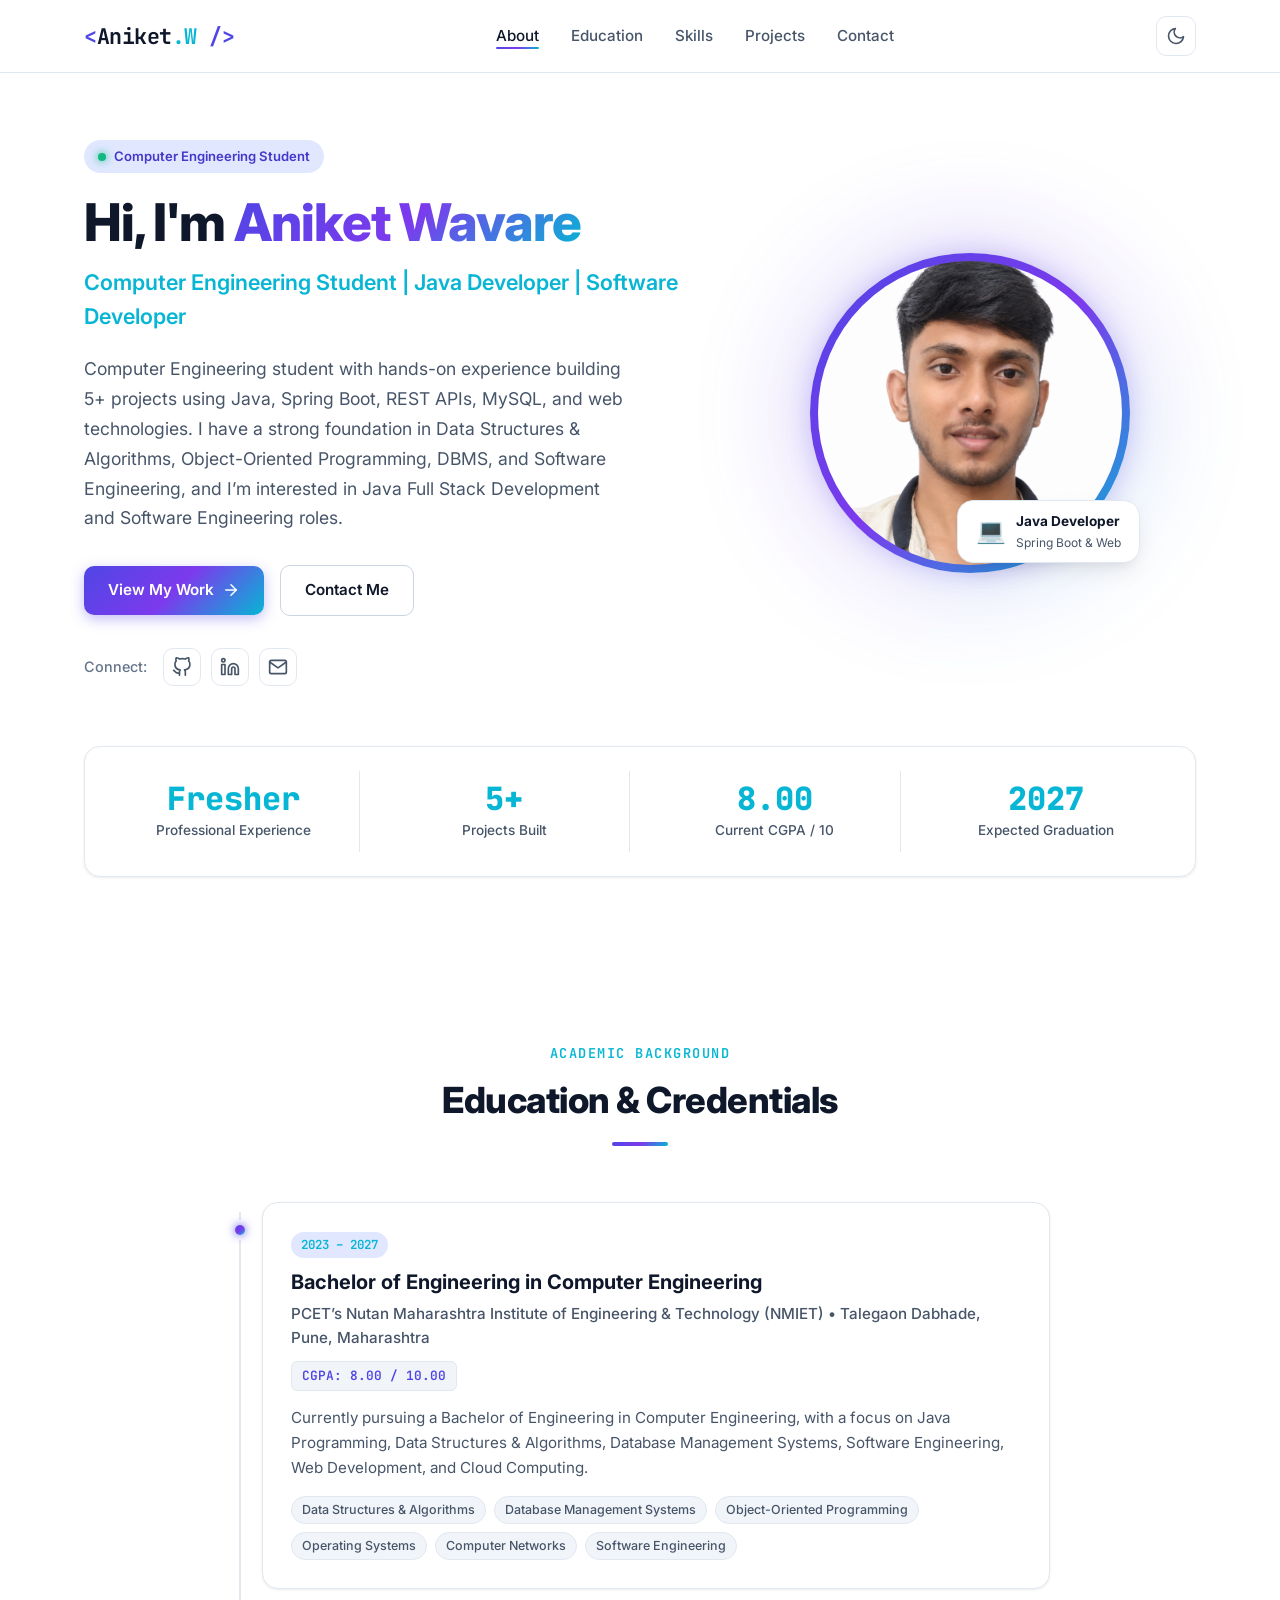
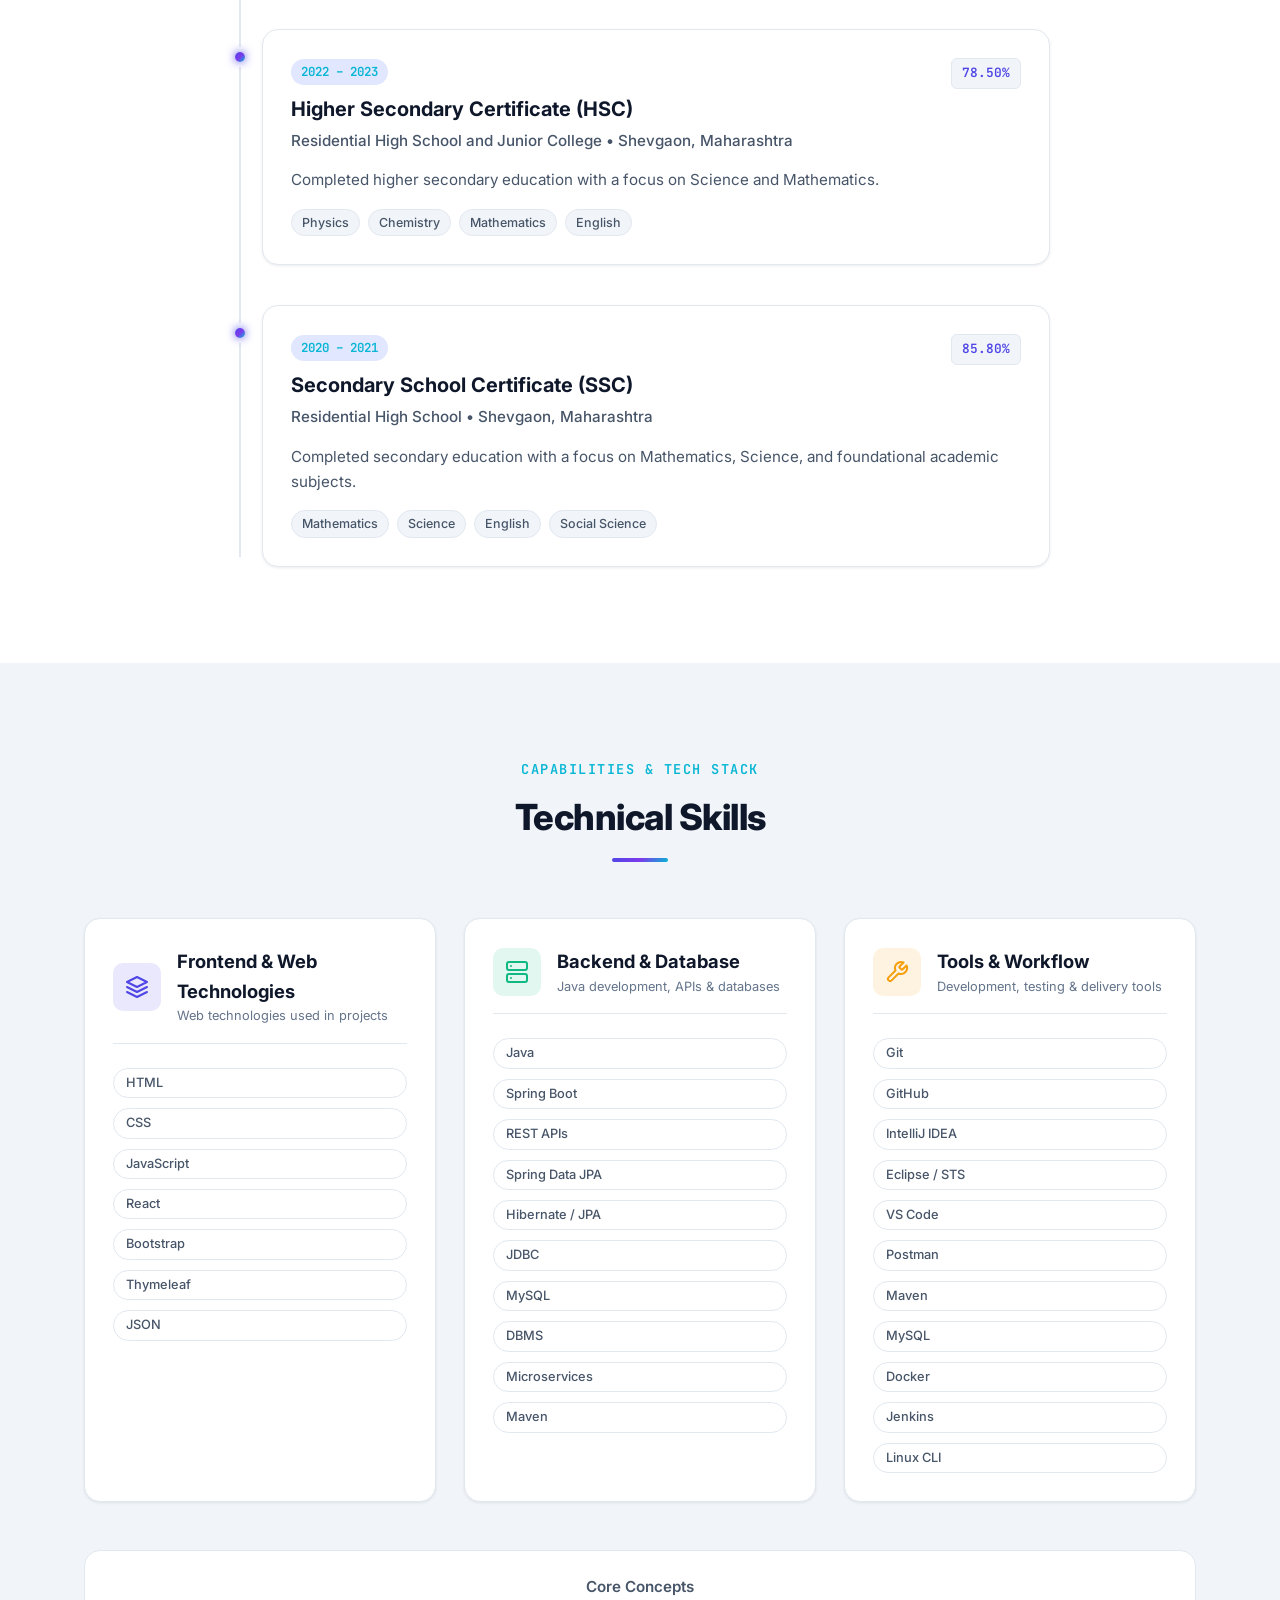
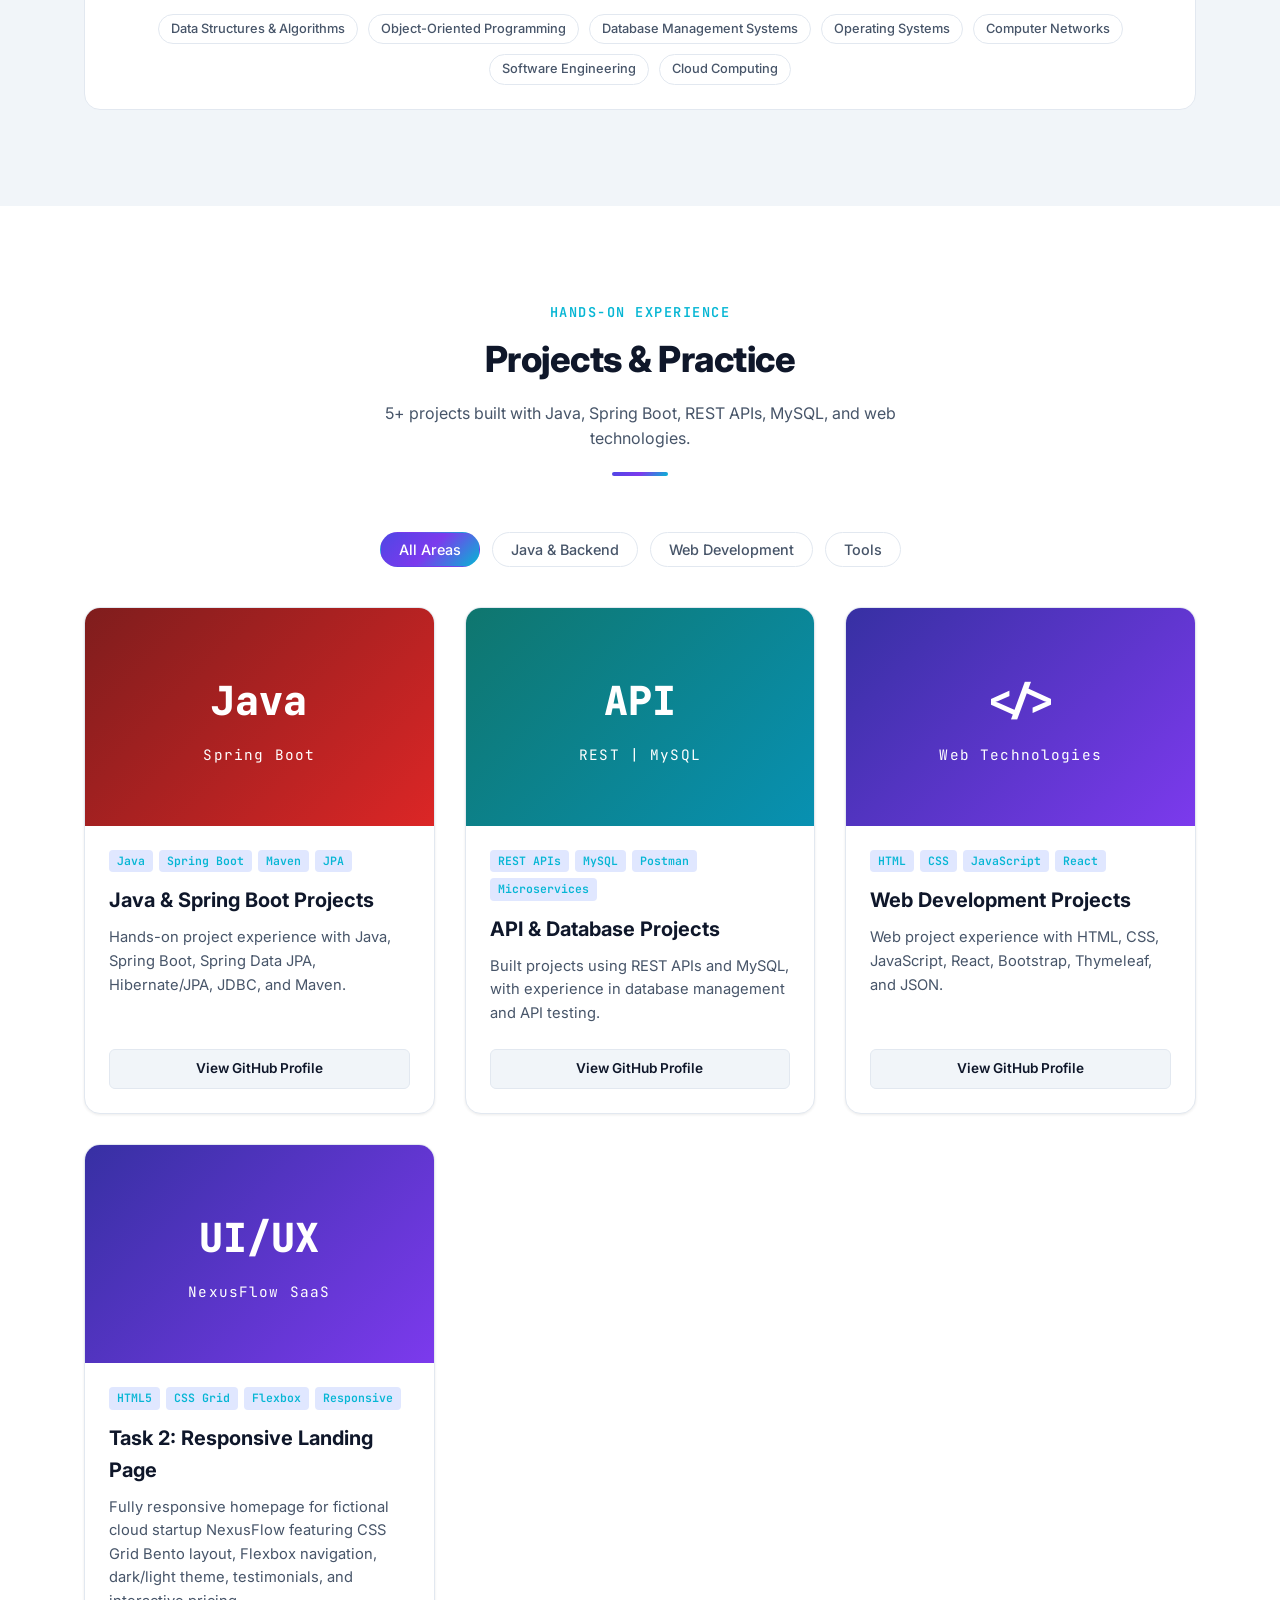
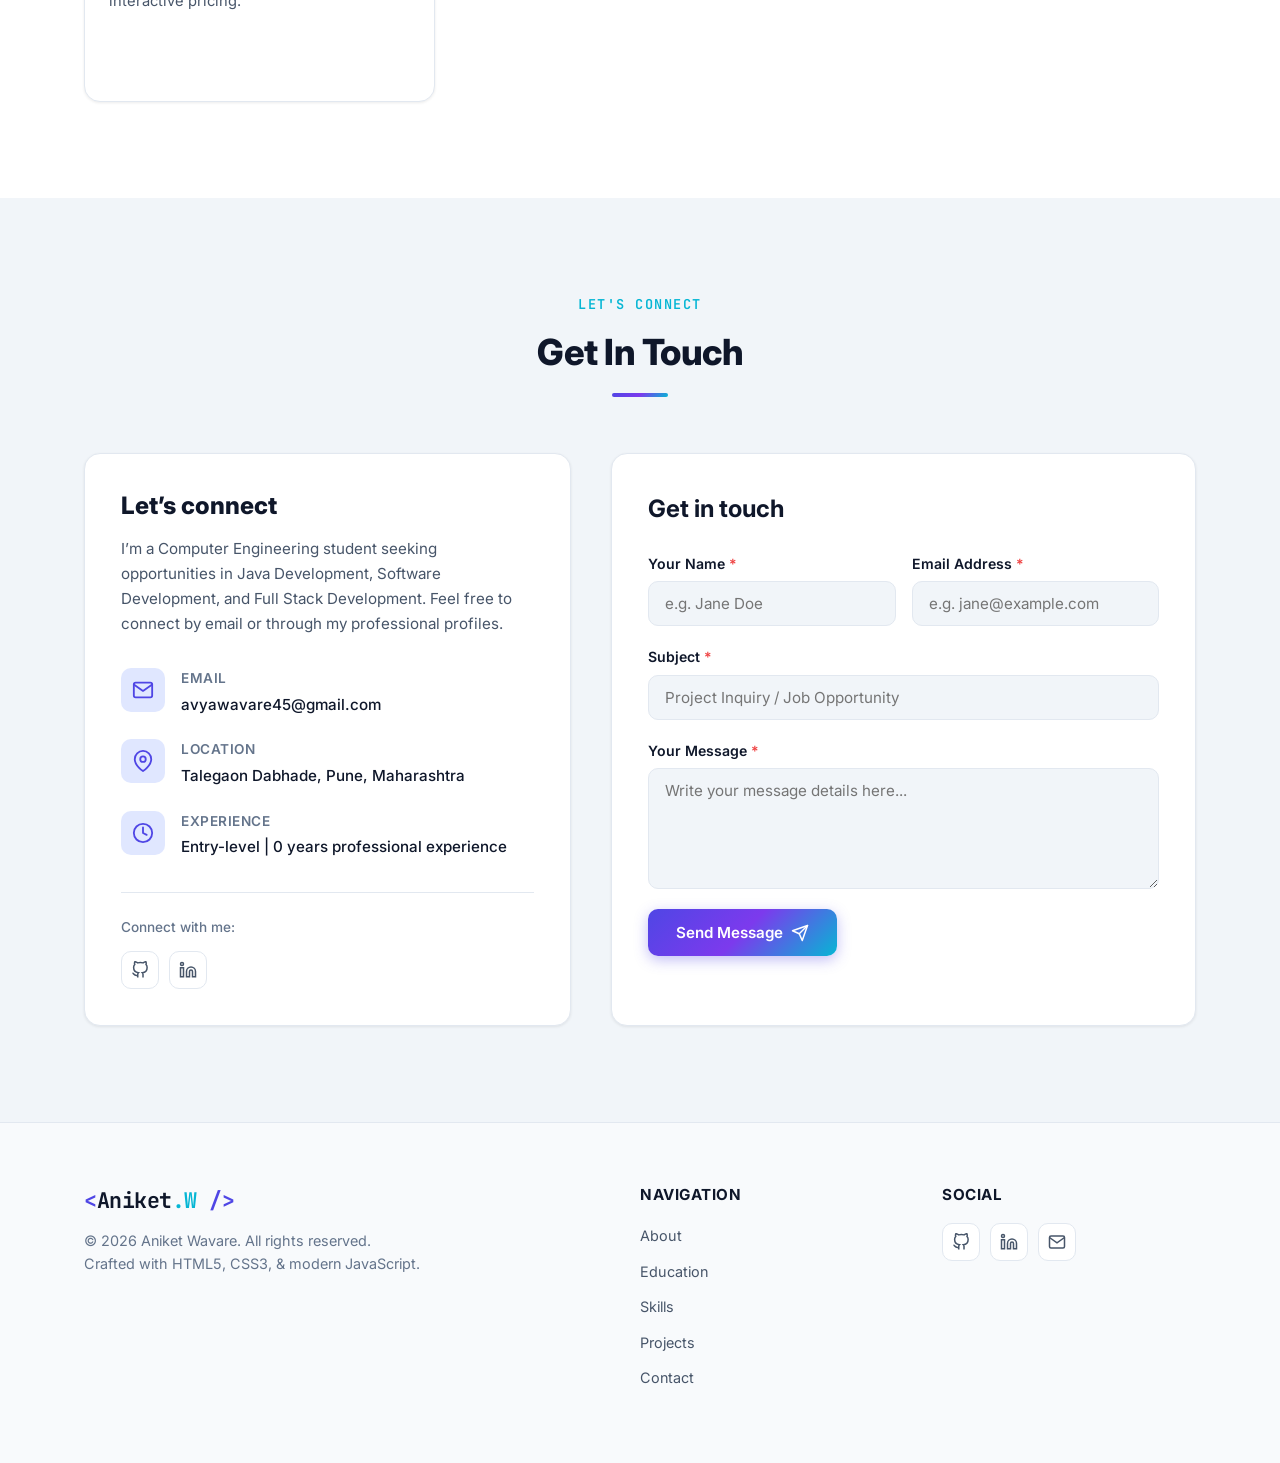
<file: index.html>
<!DOCTYPE html>
<html lang="en" data-theme="dark">
<head>
  <meta charset="UTF-8">
  <meta name="viewport" content="width=device-width, initial-scale=1.0">
  <meta name="description" content="Portfolio of Aniket Wavare, Computer Engineering student and Java developer from Talegaon Dabhade, Pune.">
  <title>Aniket Wavare | Java Developer</title>
  
  <!-- Favicon -->
  <link rel="icon" type="image/svg+xml" href="assets/avatar.svg">
  
  <!-- Google Fonts: Inter -->
  <link rel="preconnect" href="https://fonts.googleapis.com">
  <link rel="preconnect" href="https://fonts.gstatic.com" crossorigin>
  <link href="https://fonts.googleapis.com/css2?family=Inter:wght@300;400;500;600;700;800&family=JetBrains+Mono:wght@400;500&display=swap" rel="stylesheet">
  
  <!-- Main Stylesheet -->
  <link rel="stylesheet" href="style.css">
</head>
<body>
  <!-- Header / Navigation Bar -->
  <header class="header" id="header">
    <div class="container nav-container">
      <a href="#about" class="logo">
        <span class="logo-bracket">&lt;</span>Aniket<span class="logo-accent">.W</span><span class="logo-bracket"> /&gt;</span>
      </a>

      <!-- Desktop & Tablet Navigation -->
      <nav class="nav-menu" id="nav-menu">
        <ul class="nav-list">
          <li class="nav-item"><a href="#about" class="nav-link active">About</a></li>
          <li class="nav-item"><a href="#education" class="nav-link">Education</a></li>
          <li class="nav-item"><a href="#skills" class="nav-link">Skills</a></li>
          <li class="nav-item"><a href="#projects" class="nav-link">Projects</a></li>
          <li class="nav-item"><a href="#contact" class="nav-link">Contact</a></li>
        </ul>
      </nav>

      <!-- Action Buttons: Theme Toggle & Mobile Menu -->
      <div class="nav-actions">
        <!-- Theme Toggle Button (Light/Dark Mode) -->
        <button class="theme-toggle-btn" id="theme-toggle" aria-label="Toggle dark/light theme" title="Toggle Theme">
          <svg class="sun-icon" xmlns="http://www.w3.org/2000/svg" width="20" height="20" viewBox="0 0 24 24" fill="none" stroke="currentColor" stroke-width="2" stroke-linecap="round" stroke-linejoin="round">
            <circle cx="12" cy="12" r="5"></circle>
            <line x1="12" y1="1" x2="12" y2="3"></line>
            <line x1="12" y1="21" x2="12" y2="23"></line>
            <line x1="4.22" y1="4.22" x2="5.64" y2="5.64"></line>
            <line x1="18.36" y1="18.36" x2="19.78" y2="19.78"></line>
            <line x1="1" y1="12" x2="3" y2="12"></line>
            <line x1="21" y1="12" x2="23" y2="12"></line>
            <line x1="4.22" y1="19.78" x2="5.64" y2="18.36"></line>
            <line x1="18.36" y1="5.64" x2="19.78" y2="4.22"></line>
          </svg>
          <svg class="moon-icon" xmlns="http://www.w3.org/2000/svg" width="20" height="20" viewBox="0 0 24 24" fill="none" stroke="currentColor" stroke-width="2" stroke-linecap="round" stroke-linejoin="round">
            <path d="M21 12.79A9 9 0 1 1 11.21 3 7 7 0 0 0 21 12.79z"></path>
          </svg>
        </button>

        <!-- Mobile Hamburger Toggle -->
        <button class="menu-toggle-btn" id="menu-toggle" aria-label="Open mobile menu" aria-expanded="false">
          <span class="bar"></span>
          <span class="bar"></span>
          <span class="bar"></span>
        </button>
      </div>
    </div>
  </header>

  <main>
    <!-- ==================== ABOUT / HERO SECTION ==================== -->
    <section class="section hero-section" id="about">
      <div class="container hero-container">
        
        <!-- Hero Text Content -->
        <div class="hero-content">
          <div class="hero-badge">
            <span class="badge-dot"></span> Computer Engineering Student
          </div>
          <h1 class="hero-title">
            Hi, I'm <span class="text-gradient">Aniket Wavare</span>
          </h1>
          <h2 class="hero-subtitle">
            Computer Engineering Student | Java Developer | Software Developer
          </h2>
          <p class="hero-bio">
            Computer Engineering student with hands-on experience building 5+ projects using Java, Spring Boot, REST APIs, MySQL, and web technologies. I have a strong foundation in Data Structures &amp; Algorithms, Object-Oriented Programming, DBMS, and Software Engineering, and I’m interested in Java Full Stack Development and Software Engineering roles.
          </p>
          
          <!-- Hero CTA Actions -->
          <div class="hero-actions">
            <a href="#projects" class="btn btn-primary">
              View My Work
              <svg xmlns="http://www.w3.org/2000/svg" width="18" height="18" viewBox="0 0 24 24" fill="none" stroke="currentColor" stroke-width="2" stroke-linecap="round" stroke-linejoin="round">
                <line x1="5" y1="12" x2="19" y2="12"></line>
                <polyline points="12 5 19 12 12 19"></polyline>
              </svg>
            </a>
            <a href="#contact" class="btn btn-outline">
              Contact Me
            </a>
          </div>

          <!-- Social Links -->
          <div class="hero-socials">
            <span class="social-label">Connect:</span>
            <div class="social-icons">
              <a href="https://github.com/aniketwavare05" target="_blank" rel="noopener noreferrer" class="social-link" aria-label="GitHub Profile">
                <svg xmlns="http://www.w3.org/2000/svg" width="20" height="20" viewBox="0 0 24 24" fill="none" stroke="currentColor" stroke-width="2" stroke-linecap="round" stroke-linejoin="round">
                  <path d="M9 19c-5 1.5-5-2.5-7-3m14 6v-3.87a3.37 3.37 0 0 0-.94-2.61c3.14-.35 6.44-1.54 6.44-7A5.44 5.44 0 0 0 20 4.77 5.07 5.07 0 0 0 19.91 1S18.73.65 16 2.48a13.38 13.38 0 0 0-7 0C6.27.65 5.09 1 5.09 1A5.07 5.07 0 0 0 5 4.77a5.44 5.44 0 0 0-1.5 3.78c0 5.42 3.3 6.61 6.44 7A3.37 3.37 0 0 0 9 18.13V22"></path>
                </svg>
              </a>
              <a href="https://www.linkedin.com/in/aniket-wavare-774682292/" target="_blank" rel="noopener noreferrer" class="social-link" aria-label="LinkedIn Profile">
                <svg xmlns="http://www.w3.org/2000/svg" width="20" height="20" viewBox="0 0 24 24" fill="none" stroke="currentColor" stroke-width="2" stroke-linecap="round" stroke-linejoin="round">
                  <path d="M16 8a6 6 0 0 1 6 6v7h-4v-7a2 2 0 0 0-2-2 2 2 0 0 0-2 2v7h-4v-7a6 6 0 0 1 6-6z"></path>
                  <rect x="2" y="9" width="4" height="12"></rect>
                  <circle cx="4" cy="4" r="2"></circle>
                </svg>
              </a>
              <a href="mailto:avyawavare45@gmail.com" class="social-link" aria-label="Send Email">
                <svg xmlns="http://www.w3.org/2000/svg" width="20" height="20" viewBox="0 0 24 24" fill="none" stroke="currentColor" stroke-width="2" stroke-linecap="round" stroke-linejoin="round">
                  <path d="M4 4h16c1.1 0 2 .9 2 2v12c0 1.1-.9 2-2 2H4c-1.1 0-2-.9-2-2V6c0-1.1.9-2 2-2z"></path>
                  <polyline points="22,6 12,13 2,6"></polyline>
                </svg>
              </a>
            </div>
          </div>
        </div>

        <!-- Hero Avatar / Profile Picture -->
        <div class="hero-image-wrapper">
          <div class="avatar-glow"></div>
          <div class="avatar-card">
            <img src="assets/aniket-wavare.png" alt="Portrait of Aniket Wavare" class="avatar-image" id="profile-img">
            <div class="avatar-floating-tag">
              <span class="tag-icon">💻</span>
              <div class="tag-text">
                <span class="tag-title">Java Developer</span>
                <span class="tag-sub">Spring Boot &amp; Web</span>
              </div>
            </div>
          </div>
        </div>

      </div>

      <!-- Quick Metrics Ribbon -->
      <div class="container">
        <div class="metrics-grid">
          <div class="metric-card">
            <div class="metric-number">Fresher</div>
            <div class="metric-label">Professional Experience</div>
          </div>
          <div class="metric-card">
            <div class="metric-number">5+</div>
            <div class="metric-label">Projects Built</div>
          </div>
          <div class="metric-card">
            <div class="metric-number">8.00</div>
            <div class="metric-label">Current CGPA / 10</div>
          </div>
          <div class="metric-card">
            <div class="metric-number">2027</div>
            <div class="metric-label">Expected Graduation</div>
          </div>
        </div>
      </div>
    </section>

    <!-- ==================== EDUCATION SECTION ==================== -->
    <section class="section" id="education">
      <div class="container">
        <div class="section-header">
          <p class="section-tag">Academic Background</p>
          <h2 class="section-title">Education &amp; Credentials</h2>
          <div class="title-underline"></div>
        </div>

        <div class="timeline">
          
          <!-- Education Item 1 -->
          <div class="timeline-item">
            <div class="timeline-marker">
              <div class="marker-dot"></div>
            </div>
            <div class="timeline-card">
              <div class="card-header">
                <div>
                  <span class="timeline-badge">2023 – 2027</span>
                  <h3 class="timeline-title">Bachelor of Engineering in Computer Engineering</h3>
                  <h4 class="timeline-institution">PCET’s Nutan Maharashtra Institute of Engineering &amp; Technology (NMIET) • Talegaon Dabhade, Pune, Maharashtra</h4>
                </div>
                <div class="gpa-tag">CGPA: 8.00 / 10.00</div>
              </div>
              <p class="timeline-desc">
                Currently pursuing a Bachelor of Engineering in Computer Engineering, with a focus on Java Programming, Data Structures &amp; Algorithms, Database Management Systems, Software Engineering, Web Development, and Cloud Computing.
              </p>
              <div class="timeline-tags">
                <span class="skill-tag">Data Structures &amp; Algorithms</span>
                <span class="skill-tag">Database Management Systems</span>
                <span class="skill-tag">Object-Oriented Programming</span>
                <span class="skill-tag">Operating Systems</span>
                <span class="skill-tag">Computer Networks</span>
                <span class="skill-tag">Software Engineering</span>
              </div>
            </div>
          </div>

          <!-- Education Item 2 -->
          <div class="timeline-item">
            <div class="timeline-marker">
              <div class="marker-dot"></div>
            </div>
            <div class="timeline-card">
              <div class="card-header">
                <div>
                  <span class="timeline-badge">2022 – 2023</span>
                  <h3 class="timeline-title">Higher Secondary Certificate (HSC)</h3>
                  <h4 class="timeline-institution">Residential High School and Junior College • Shevgaon, Maharashtra</h4>
                </div>
                <div class="gpa-tag">78.50%</div>
              </div>
              <p class="timeline-desc">
                Completed higher secondary education with a focus on Science and Mathematics.
              </p>
              <div class="timeline-tags">
                <span class="skill-tag">Physics</span>
                <span class="skill-tag">Chemistry</span>
                <span class="skill-tag">Mathematics</span>
                <span class="skill-tag">English</span>
              </div>
            </div>
          </div>

          <!-- Education Item 3 -->
          <div class="timeline-item">
            <div class="timeline-marker">
              <div class="marker-dot"></div>
            </div>
            <div class="timeline-card">
              <div class="card-header">
                <div>
                  <span class="timeline-badge">2020 – 2021</span>
                  <h3 class="timeline-title">Secondary School Certificate (SSC)</h3>
                  <h4 class="timeline-institution">Residential High School • Shevgaon, Maharashtra</h4>
                </div>
                <div class="gpa-tag">85.80%</div>
              </div>
              <p class="timeline-desc">
                Completed secondary education with a focus on Mathematics, Science, and foundational academic subjects.
              </p>
              <div class="timeline-tags">
                <span class="skill-tag">Mathematics</span>
                <span class="skill-tag">Science</span>
                <span class="skill-tag">English</span>
                <span class="skill-tag">Social Science</span>
              </div>
            </div>
          </div>

        </div>
      </div>
    </section>

    <!-- ==================== SKILLS SECTION ==================== -->
    <section class="section bg-alt" id="skills">
      <div class="container">
        <div class="section-header">
          <p class="section-tag">Capabilities &amp; Tech Stack</p>
          <h2 class="section-title">Technical Skills</h2>
          <div class="title-underline"></div>
        </div>

        <div class="skills-grid">
          
          <!-- Category 1: Frontend -->
          <div class="skill-category-card">
            <div class="category-header">
              <div class="category-icon frontend-icon">
                <svg xmlns="http://www.w3.org/2000/svg" width="24" height="24" viewBox="0 0 24 24" fill="none" stroke="currentColor" stroke-width="2" stroke-linecap="round" stroke-linejoin="round">
                  <polygon points="12 2 2 7 12 12 22 7 12 2"></polygon>
                  <polyline points="2 17 12 22 22 17"></polyline>
                  <polyline points="2 12 12 17 22 12"></polyline>
                </svg>
              </div>
              <div>
                <h3 class="category-title">Frontend &amp; Web Technologies</h3>
                <p class="category-desc">Web technologies used in projects</p>
              </div>
            </div>

            <div class="badges-container skills-list">
              <span class="badge">HTML</span>
              <span class="badge">CSS</span>
              <span class="badge">JavaScript</span>
              <span class="badge">React</span>
              <span class="badge">Bootstrap</span>
              <span class="badge">Thymeleaf</span>
              <span class="badge">JSON</span>
            </div>
          </div>

          <!-- Category 2: Backend & Database -->
          <div class="skill-category-card">
            <div class="category-header">
              <div class="category-icon backend-icon">
                <svg xmlns="http://www.w3.org/2000/svg" width="24" height="24" viewBox="0 0 24 24" fill="none" stroke="currentColor" stroke-width="2" stroke-linecap="round" stroke-linejoin="round">
                  <rect x="2" y="2" width="20" height="8" rx="2" ry="2"></rect>
                  <rect x="2" y="14" width="20" height="8" rx="2" ry="2"></rect>
                  <line x1="6" y1="6" x2="6.01" y2="6"></line>
                  <line x1="6" y1="18" x2="6.01" y2="18"></line>
                </svg>
              </div>
              <div>
                <h3 class="category-title">Backend &amp; Database</h3>
                <p class="category-desc">Java development, APIs &amp; databases</p>
              </div>
            </div>

            <div class="badges-container skills-list">
              <span class="badge">Java</span>
              <span class="badge">Spring Boot</span>
              <span class="badge">REST APIs</span>
              <span class="badge">Spring Data JPA</span>
              <span class="badge">Hibernate / JPA</span>
              <span class="badge">JDBC</span>
              <span class="badge">MySQL</span>
              <span class="badge">DBMS</span>
              <span class="badge">Microservices</span>
              <span class="badge">Maven</span>
            </div>
          </div>

          <!-- Category 3: Tools & Methodologies -->
          <div class="skill-category-card">
            <div class="category-header">
              <div class="category-icon tools-icon">
                <svg xmlns="http://www.w3.org/2000/svg" width="24" height="24" viewBox="0 0 24 24" fill="none" stroke="currentColor" stroke-width="2" stroke-linecap="round" stroke-linejoin="round">
                  <path d="M14.7 6.3a1 1 0 0 0 0 1.4l1.6 1.6a1 1 0 0 0 1.4 0l3.77-3.77a6 6 0 0 1-7.94 7.94l-6.91 6.91a2.12 2.12 0 0 1-3-3l6.91-6.91a6 6 0 0 1 7.94-7.94l-3.76 3.76z"></path>
                </svg>
              </div>
              <div>
                <h3 class="category-title">Tools &amp; Workflow</h3>
                <p class="category-desc">Development, testing &amp; delivery tools</p>
              </div>
            </div>

            <div class="badges-container skills-list">
              <span class="badge">Git</span>
              <span class="badge">GitHub</span>
              <span class="badge">IntelliJ IDEA</span>
              <span class="badge">Eclipse / STS</span>
              <span class="badge">VS Code</span>
              <span class="badge">Postman</span>
              <span class="badge">Maven</span>
              <span class="badge">MySQL</span>
              <span class="badge">Docker</span>
              <span class="badge">Jenkins</span>
              <span class="badge">Linux CLI</span>
            </div>
          </div>

        </div>

        <!-- Skill Pill Badges -->
        <div class="skills-badges-wrapper">
          <h4 class="badges-title">Core Concepts</h4>
          <div class="badges-container">
            <span class="badge">Data Structures &amp; Algorithms</span>
            <span class="badge">Object-Oriented Programming</span>
            <span class="badge">Database Management Systems</span>
            <span class="badge">Operating Systems</span>
            <span class="badge">Computer Networks</span>
            <span class="badge">Software Engineering</span>
            <span class="badge">Cloud Computing</span>
          </div>
        </div>
      </div>
    </section>

    <!-- ==================== PROJECTS SECTION ==================== -->
    <section class="section" id="projects">
      <div class="container">
        <div class="section-header">
          <p class="section-tag">Hands-on Experience</p>
          <h2 class="section-title">Projects &amp; Practice</h2>
          <p class="section-intro">5+ projects built with Java, Spring Boot, REST APIs, MySQL, and web technologies.</p>
          <div class="title-underline"></div>
        </div>

        <div class="project-filters">
          <button class="filter-btn active" data-filter="all">All Areas</button>
          <button class="filter-btn" data-filter="java">Java &amp; Backend</button>
          <button class="filter-btn" data-filter="web">Web Development</button>
          <button class="filter-btn" data-filter="tools">Tools</button>
        </div>

        <div class="projects-grid">
          <article class="project-card" data-category="java">
            <div class="project-image-box project-type-visual project-visual-java" aria-hidden="true">
              <span class="project-visual-mark">Java</span>
              <span class="project-visual-caption">Spring Boot</span>
            </div>
            <div class="project-content">
              <div class="project-tags">
                <span class="project-tag">Java</span>
                <span class="project-tag">Spring Boot</span>
                <span class="project-tag">Maven</span>
                <span class="project-tag">JPA</span>
              </div>
              <h3 class="project-title">Java &amp; Spring Boot Projects</h3>
              <p class="project-description">Hands-on project experience with Java, Spring Boot, Spring Data JPA, Hibernate/JPA, JDBC, and Maven.</p>
              <div class="project-footer">
                <a href="https://github.com/aniketwavare05" target="_blank" rel="noopener noreferrer" class="project-btn outline-btn">View GitHub Profile</a>
              </div>
            </div>
          </article>

          <article class="project-card" data-category="java tools">
            <div class="project-image-box project-type-visual project-visual-api" aria-hidden="true">
              <span class="project-visual-mark">API</span>
              <span class="project-visual-caption">REST | MySQL</span>
            </div>
            <div class="project-content">
              <div class="project-tags">
                <span class="project-tag">REST APIs</span>
                <span class="project-tag">MySQL</span>
                <span class="project-tag">Postman</span>
                <span class="project-tag">Microservices</span>
              </div>
              <h3 class="project-title">API &amp; Database Projects</h3>
              <p class="project-description">Built projects using REST APIs and MySQL, with experience in database management and API testing.</p>
              <div class="project-footer">
                <a href="https://github.com/aniketwavare05" target="_blank" rel="noopener noreferrer" class="project-btn outline-btn">View GitHub Profile</a>
              </div>
            </div>
          </article>

          <article class="project-card" data-category="web">
            <div class="project-image-box project-type-visual project-visual-web" aria-hidden="true">
              <span class="project-visual-mark">&lt;/&gt;</span>
              <span class="project-visual-caption">Web Technologies</span>
            </div>
            <div class="project-content">
              <div class="project-tags">
                <span class="project-tag">HTML</span>
                <span class="project-tag">CSS</span>
                <span class="project-tag">JavaScript</span>
                <span class="project-tag">React</span>
              </div>
              <h3 class="project-title">Web Development Projects</h3>
              <p class="project-description">Web project experience with HTML, CSS, JavaScript, React, Bootstrap, Thymeleaf, and JSON.</p>
              <div class="project-footer">
                <a href="https://github.com/aniketwavare05" target="_blank" rel="noopener noreferrer" class="project-btn outline-btn">View GitHub Profile</a>
              </div>
            </div>
          </article>

          <article class="project-card" data-category="web">
            <div class="project-image-box project-type-visual project-visual-web" aria-hidden="true">
              <span class="project-visual-mark">UI/UX</span>
              <span class="project-visual-caption">NexusFlow SaaS</span>
            </div>
            <div class="project-content">
              <div class="project-tags">
                <span class="project-tag">HTML5</span>
                <span class="project-tag">CSS Grid</span>
                <span class="project-tag">Flexbox</span>
                <span class="project-tag">Responsive</span>
              </div>
              <h3 class="project-title">Task 2: Responsive Landing Page</h3>
              <p class="project-description">Fully responsive homepage for fictional cloud startup NexusFlow featuring CSS Grid Bento layout, Flexbox navigation, dark/light theme, testimonials, and interactive pricing.</p>
              <div class="project-footer">
                <a href="landing-page/index.html" class="project-btn outline-btn" style="background: var(--primary-color); color: #fff; border-color: var(--primary-color);">Open Landing Page &rarr;</a>
              </div>
            </div>
          </article>
        </div>
      </div>
    </section>
    <!-- ==================== CONTACT SECTION ==================== -->
    <section class="section bg-alt" id="contact">
      <div class="container">
        <div class="section-header">
          <p class="section-tag">Let's Connect</p>
          <h2 class="section-title">Get In Touch</h2>
          <div class="title-underline"></div>
        </div>

        <div class="contact-wrapper">
          
          <!-- Contact Details / Info Card -->
          <div class="contact-info-card">
            <h3 class="contact-info-title">Let’s connect</h3>
            <p class="contact-info-desc">
              I’m a Computer Engineering student seeking opportunities in Java Development, Software Development, and Full Stack Development. Feel free to connect by email or through my professional profiles.
            </p>

            <div class="contact-methods">
              
              <div class="contact-method-item">
                <div class="method-icon">
                  <svg xmlns="http://www.w3.org/2000/svg" width="22" height="22" viewBox="0 0 24 24" fill="none" stroke="currentColor" stroke-width="2" stroke-linecap="round" stroke-linejoin="round">
                    <path d="M4 4h16c1.1 0 2 .9 2 2v12c0 1.1-.9 2-2 2H4c-1.1 0-2-.9-2-2V6c0-1.1.9-2 2-2z"></path>
                    <polyline points="22,6 12,13 2,6"></polyline>
                  </svg>
                </div>
                <div>
                  <h4 class="method-name">Email</h4>
                  <a href="mailto:avyawavare45@gmail.com" class="method-val">avyawavare45@gmail.com</a>
                </div>
              </div>

              <div class="contact-method-item">
                <div class="method-icon">
                  <svg xmlns="http://www.w3.org/2000/svg" width="22" height="22" viewBox="0 0 24 24" fill="none" stroke="currentColor" stroke-width="2" stroke-linecap="round" stroke-linejoin="round">
                    <path d="M21 10c0 7-9 13-9 13s-9-6-9-13a9 9 0 0 1 18 0z"></path>
                    <circle cx="12" cy="10" r="3"></circle>
                  </svg>
                </div>
                <div>
                  <h4 class="method-name">Location</h4>
                  <span class="method-val">Talegaon Dabhade, Pune, Maharashtra</span>
                </div>
              </div>

              <div class="contact-method-item">
                <div class="method-icon">
                  <svg xmlns="http://www.w3.org/2000/svg" width="22" height="22" viewBox="0 0 24 24" fill="none" stroke="currentColor" stroke-width="2" stroke-linecap="round" stroke-linejoin="round">
                    <circle cx="12" cy="12" r="10"></circle>
                    <polyline points="12 6 12 12 16 14"></polyline>
                  </svg>
                </div>
                <div>
                  <h4 class="method-name">Experience</h4>
                  <span class="method-val">Entry-level | 0 years professional experience</span>
                </div>
              </div>

            </div>

            <!-- Social Links in Contact Info -->
            <div class="contact-socials-box">
              <span class="social-sub">Connect with me:</span>
              <div class="social-icons">
                <a href="https://github.com/aniketwavare05" target="_blank" rel="noopener noreferrer" class="social-link" aria-label="GitHub"><svg xmlns="http://www.w3.org/2000/svg" width="18" height="18" viewBox="0 0 24 24" fill="none" stroke="currentColor" stroke-width="2"><path d="M9 19c-5 1.5-5-2.5-7-3m14 6v-3.87a3.37 3.37 0 0 0-.94-2.61c3.14-.35 6.44-1.54 6.44-7A5.44 5.44 0 0 0 20 4.77 5.07 5.07 0 0 0 19.91 1S18.73.65 16 2.48a13.38 13.38 0 0 0-7 0C6.27.65 5.09 1 5.09 1A5.07 5.07 0 0 0 5 4.77a5.44 5.44 0 0 0-1.5 3.78c0 5.42 3.3 6.61 6.44 7A3.37 3.37 0 0 0 9 18.13V22"></path></svg></a>
                <a href="https://www.linkedin.com/in/aniket-wavare-774682292/" target="_blank" rel="noopener noreferrer" class="social-link" aria-label="LinkedIn"><svg xmlns="http://www.w3.org/2000/svg" width="18" height="18" viewBox="0 0 24 24" fill="none" stroke="currentColor" stroke-width="2"><path d="M16 8a6 6 0 0 1 6 6v7h-4v-7a2 2 0 0 0-2-2 2 2 0 0 0-2 2v7h-4v-7a6 6 0 0 1 6-6z"></path><rect x="2" y="9" width="4" height="12"></rect><circle cx="4" cy="4" r="2"></circle></svg></a>
              </div>
            </div>
          </div>

          <!-- Contact Form (Fully styled & interactive with JS feedback) -->
          <div class="contact-form-card">
            <h3 class="form-title">Get in touch</h3>
            
            <!-- Demo notice shown after validation; this form does not send messages. -->
            <div class="form-alert" id="form-alert" role="status" aria-live="polite" style="display: none;">
              <div class="alert-icon">
                <svg xmlns="http://www.w3.org/2000/svg" width="20" height="20" viewBox="0 0 24 24" fill="none" stroke="currentColor" stroke-width="2" stroke-linecap="round" stroke-linejoin="round">
                  <circle cx="12" cy="12" r="10"></circle>
                  <line x1="12" y1="16" x2="12" y2="12"></line>
                  <line x1="12" y1="8" x2="12.01" y2="8"></line>
                </svg>
              </div>
              <div class="alert-content">
                <strong class="alert-heading">Demo form only</strong>
                <span class="alert-text" id="form-alert-msg">This form does not send or store messages. Connect a form service before publishing.</span>
              </div>
            </div>

            <form class="contact-form" id="contact-form" novalidate>
              <div class="form-group-row">
                <div class="form-group">
                  <label for="name" class="form-label">Your Name <span class="required">*</span></label>
                  <input type="text" id="name" name="name" class="form-input" placeholder="e.g. Jane Doe" required>
                  <span class="input-error-msg" id="name-error">Please enter your name.</span>
                </div>
                <div class="form-group">
                  <label for="email" class="form-label">Email Address <span class="required">*</span></label>
                  <input type="email" id="email" name="email" class="form-input" placeholder="e.g. jane@example.com" required>
                  <span class="input-error-msg" id="email-error">Please provide a valid email address.</span>
                </div>
              </div>

              <div class="form-group">
                <label for="subject" class="form-label">Subject <span class="required">*</span></label>
                <input type="text" id="subject" name="subject" class="form-input" placeholder="Project Inquiry / Job Opportunity" required>
                <span class="input-error-msg" id="subject-error">Please enter a subject.</span>
              </div>

              <div class="form-group">
                <label for="message" class="form-label">Your Message <span class="required">*</span></label>
                <textarea id="message" name="message" class="form-textarea" rows="5" placeholder="Write your message details here..." required></textarea>
                <span class="input-error-msg" id="message-error">Please write a message before sending.</span>
              </div>

              <button type="submit" class="btn btn-primary submit-btn" id="submit-btn">
                <span class="btn-text">Send Message</span>
                <svg class="send-icon" xmlns="http://www.w3.org/2000/svg" width="18" height="18" viewBox="0 0 24 24" fill="none" stroke="currentColor" stroke-width="2" stroke-linecap="round" stroke-linejoin="round">
                  <line x1="22" y1="2" x2="11" y2="13"></line>
                  <polygon points="22 2 15 22 11 13 2 9 22 2"></polygon>
                </svg>
              </button>
            </form>
          </div>

        </div>
      </div>
    </section>
  </main>

  <!-- ==================== FOOTER ==================== -->
  <footer class="footer">
    <div class="container footer-container">
      <div class="footer-brand">
        <a href="#about" class="logo">
          <span class="logo-bracket">&lt;</span>Aniket<span class="logo-accent">.W</span><span class="logo-bracket"> /&gt;</span>
        </a>
        <p class="footer-copy">
          &copy; <span id="current-year">2026</span> Aniket Wavare. All rights reserved.<br>
          Crafted with HTML5, CSS3, &amp; modern JavaScript.
        </p>
      </div>

      <div class="footer-links">
        <h4 class="footer-heading">Navigation</h4>
        <ul class="footer-nav">
          <li><a href="#about">About</a></li>
          <li><a href="#education">Education</a></li>
          <li><a href="#skills">Skills</a></li>
          <li><a href="#projects">Projects</a></li>
          <li><a href="#contact">Contact</a></li>
        </ul>
      </div>

      <div class="footer-socials-col">
        <h4 class="footer-heading">Social</h4>
        <div class="social-icons">
          <a href="https://github.com/aniketwavare05" target="_blank" rel="noopener noreferrer" class="social-link" aria-label="GitHub"><svg xmlns="http://www.w3.org/2000/svg" width="18" height="18" viewBox="0 0 24 24" fill="none" stroke="currentColor" stroke-width="2"><path d="M9 19c-5 1.5-5-2.5-7-3m14 6v-3.87a3.37 3.37 0 0 0-.94-2.61c3.14-.35 6.44-1.54 6.44-7A5.44 5.44 0 0 0 20 4.77 5.07 5.07 0 0 0 19.91 1S18.73.65 16 2.48a13.38 13.38 0 0 0-7 0C6.27.65 5.09 1 5.09 1A5.07 5.07 0 0 0 5 4.77a5.44 5.44 0 0 0-1.5 3.78c0 5.42 3.3 6.61 6.44 7A3.37 3.37 0 0 0 9 18.13V22"></path></svg></a>
          <a href="https://www.linkedin.com/in/aniket-wavare-774682292/" target="_blank" rel="noopener noreferrer" class="social-link" aria-label="LinkedIn"><svg xmlns="http://www.w3.org/2000/svg" width="18" height="18" viewBox="0 0 24 24" fill="none" stroke="currentColor" stroke-width="2"><path d="M16 8a6 6 0 0 1 6 6v7h-4v-7a2 2 0 0 0-2-2 2 2 0 0 0-2 2v7h-4v-7a6 6 0 0 1 6-6z"></path><rect x="2" y="9" width="4" height="12"></rect><circle cx="4" cy="4" r="2"></circle></svg></a>
          <a href="mailto:avyawavare45@gmail.com" class="social-link" aria-label="Email"><svg xmlns="http://www.w3.org/2000/svg" width="18" height="18" viewBox="0 0 24 24" fill="none" stroke="currentColor" stroke-width="2"><path d="M4 4h16c1.1 0 2 .9 2 2v12c0 1.1-.9 2-2 2H4c-1.1 0-2-.9-2-2V6c0-1.1.9-2 2-2z"></path><polyline points="22,6 12,13 2,6"></polyline></svg></a>
        </div>
      </div>
    </div>
  </footer>

  <!-- Scroll to Top Button -->
  <button class="scroll-top-btn" id="scroll-top-btn" aria-label="Scroll to top" title="Scroll to top">
    <svg xmlns="http://www.w3.org/2000/svg" width="20" height="20" viewBox="0 0 24 24" fill="none" stroke="currentColor" stroke-width="2.5" stroke-linecap="round" stroke-linejoin="round">
      <polyline points="18 15 12 9 6 15"></polyline>
    </svg>
  </button>

  <!-- JavaScript -->
  <script src="script.js"></script>
</body>
</html>
</file>
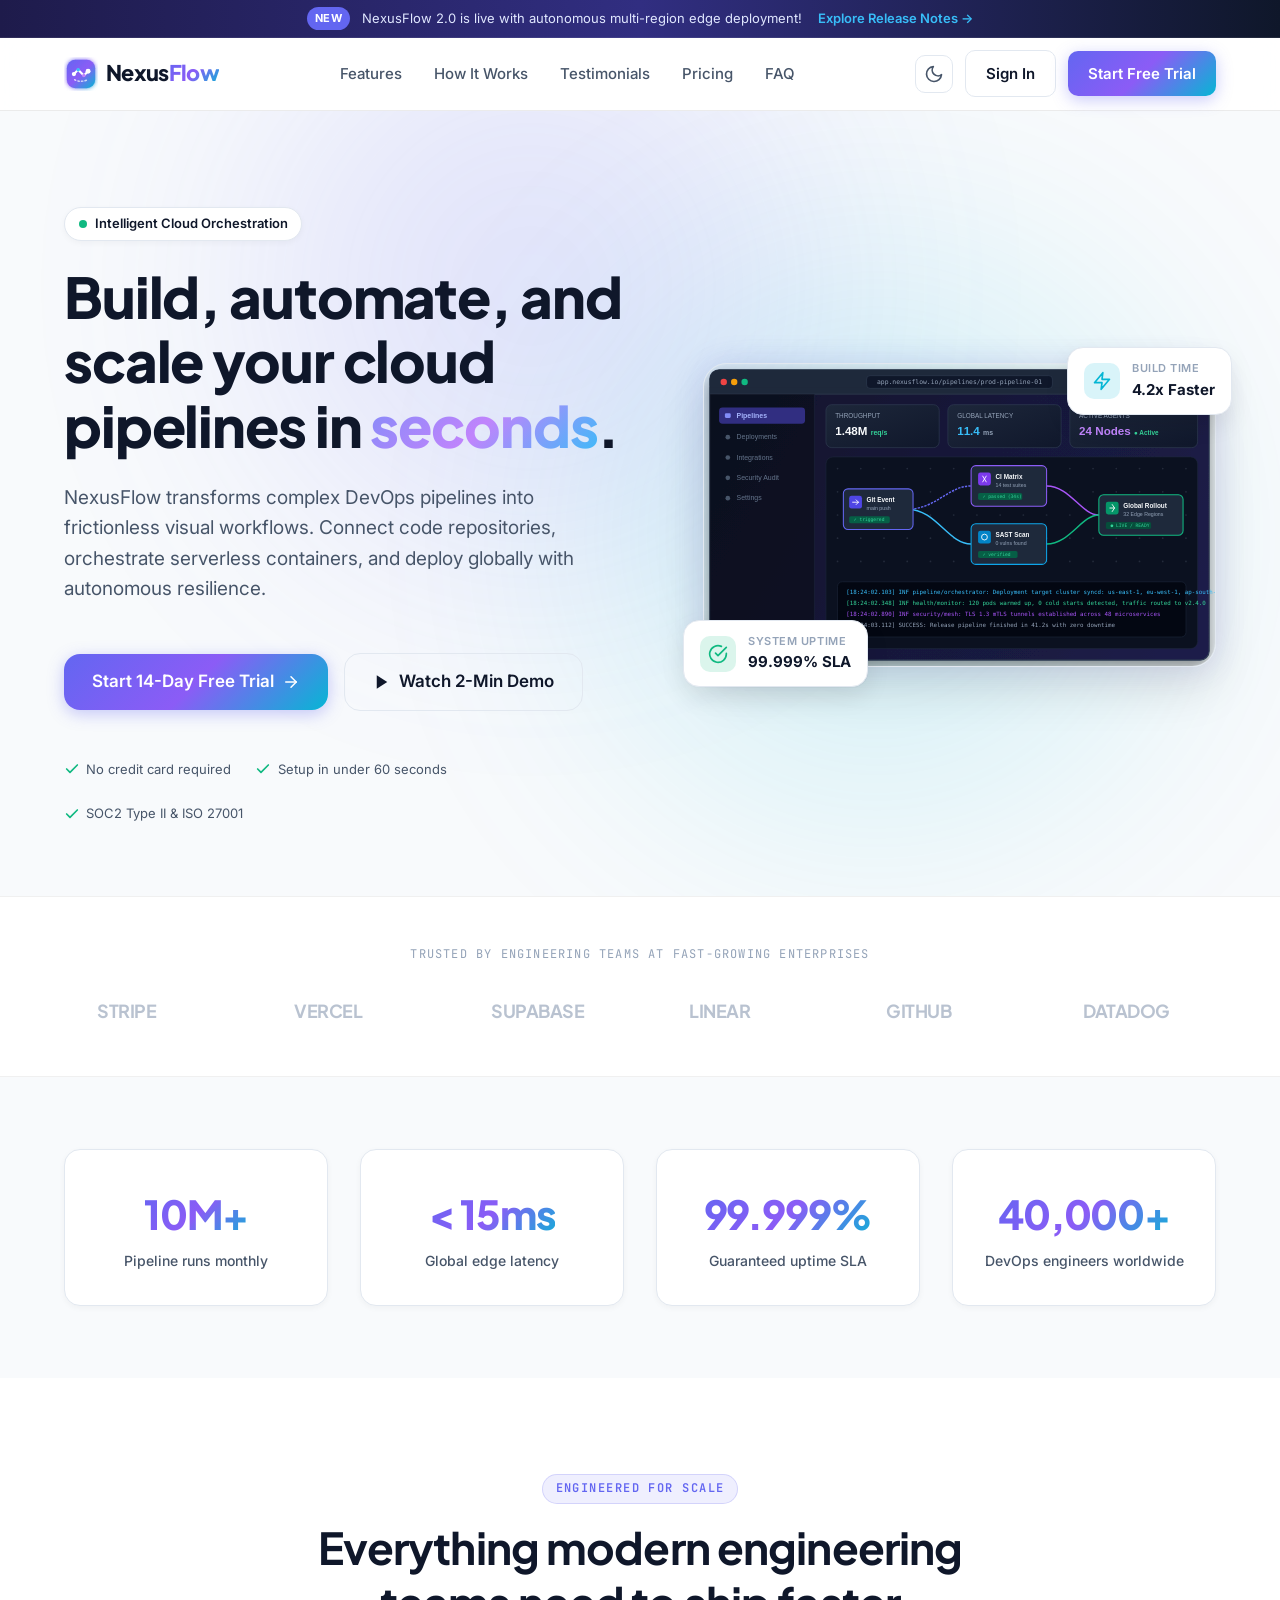
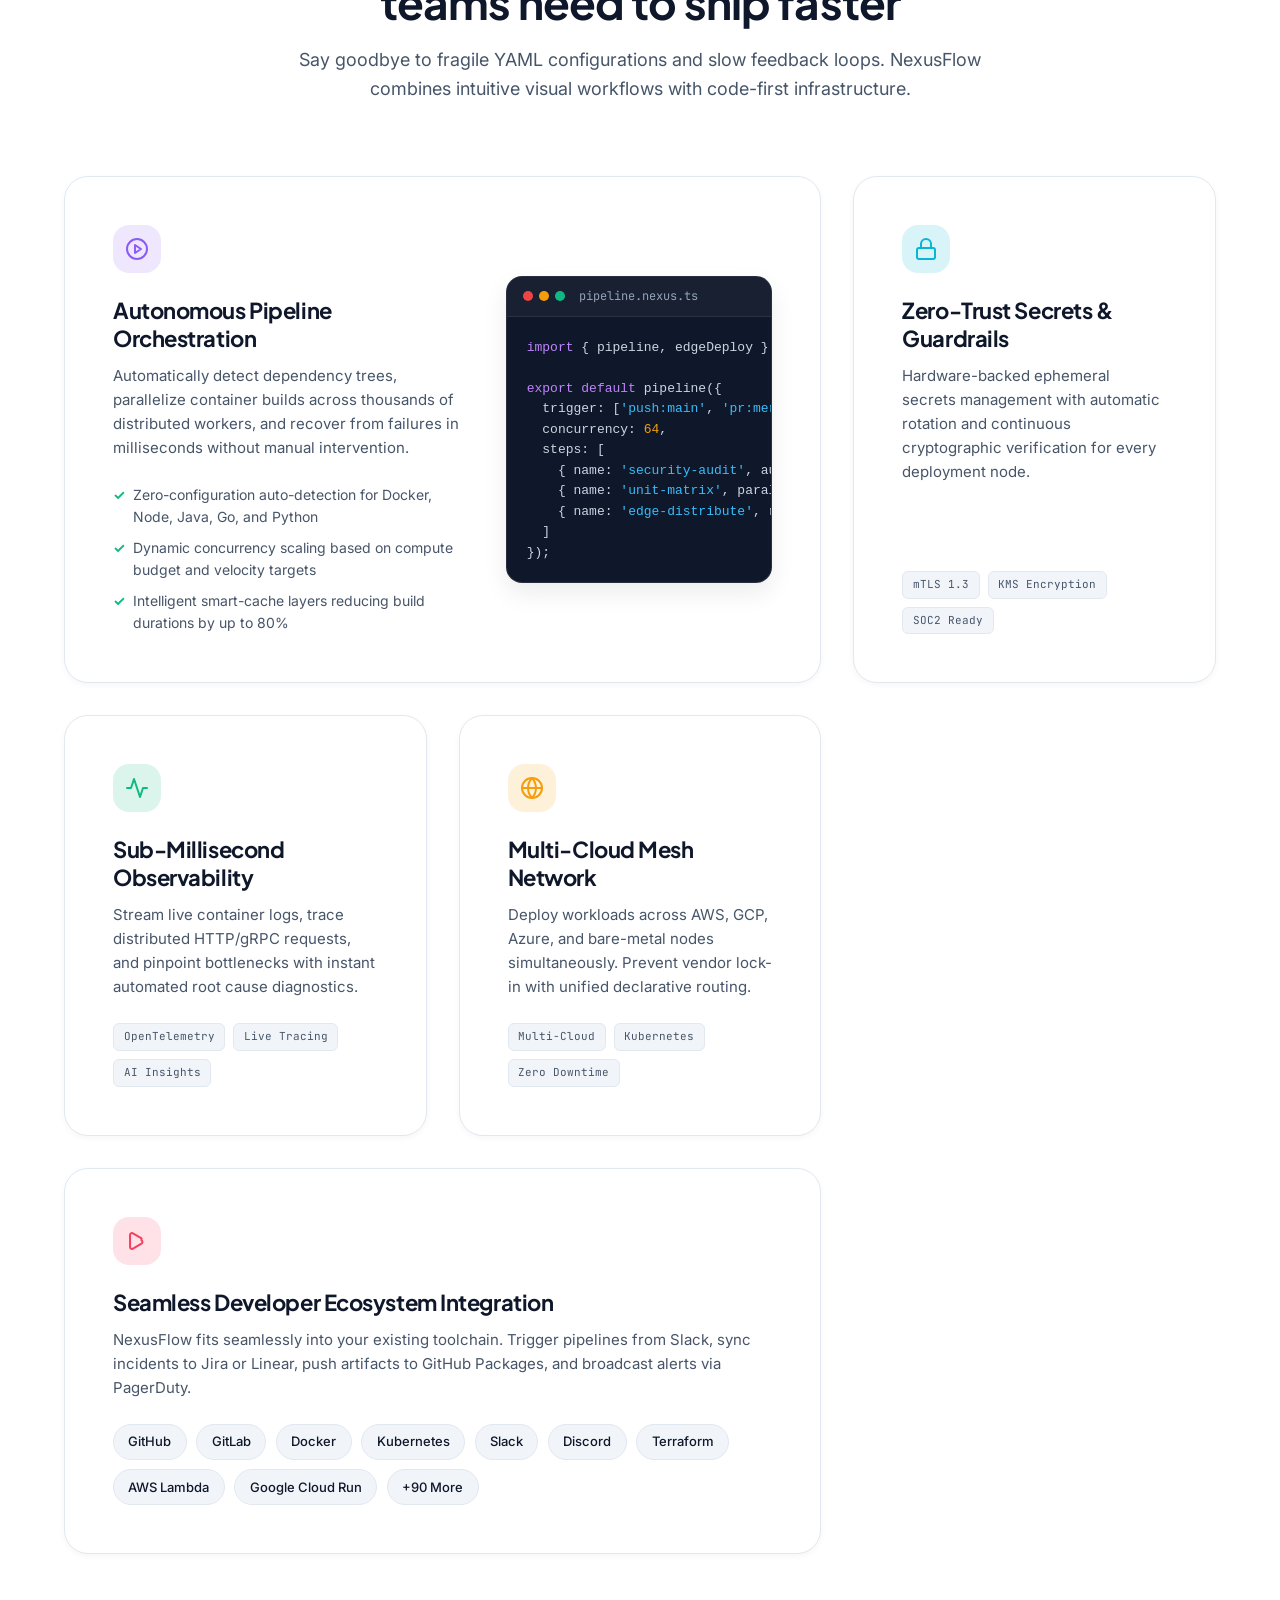
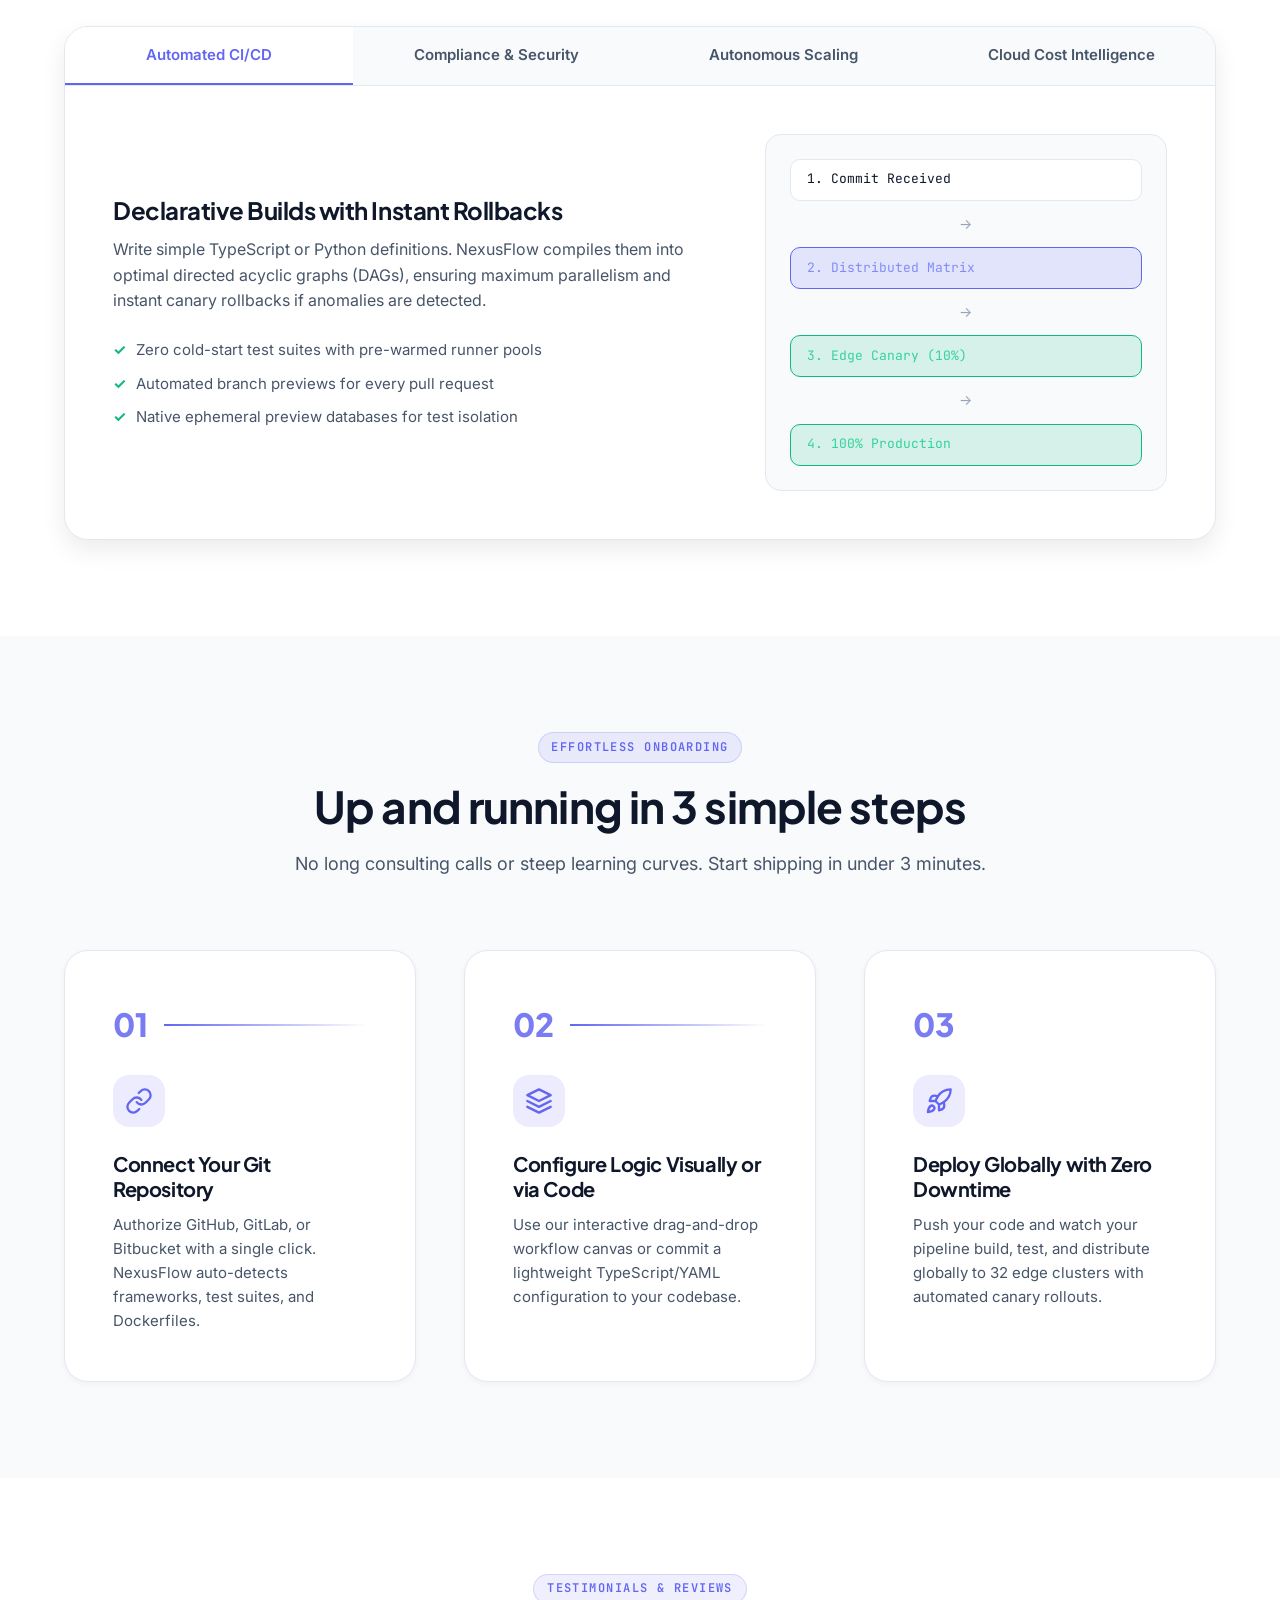
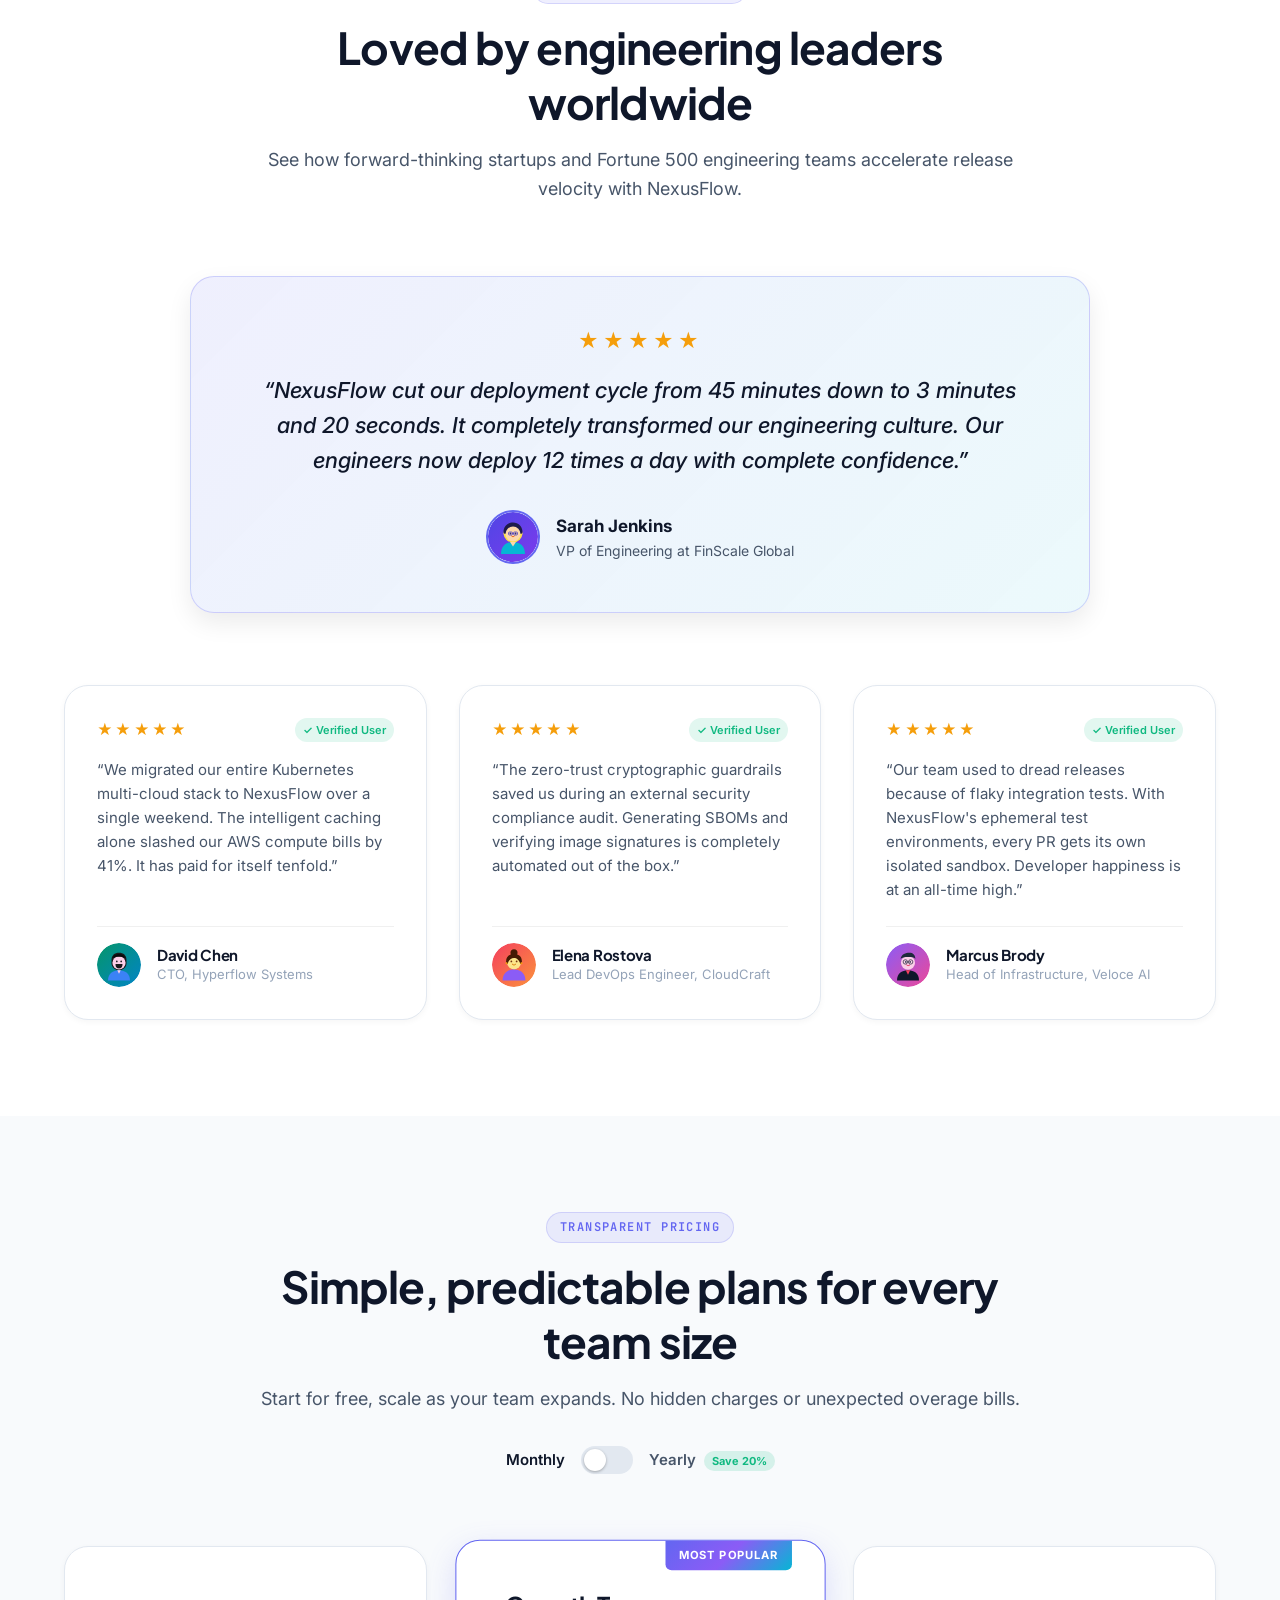
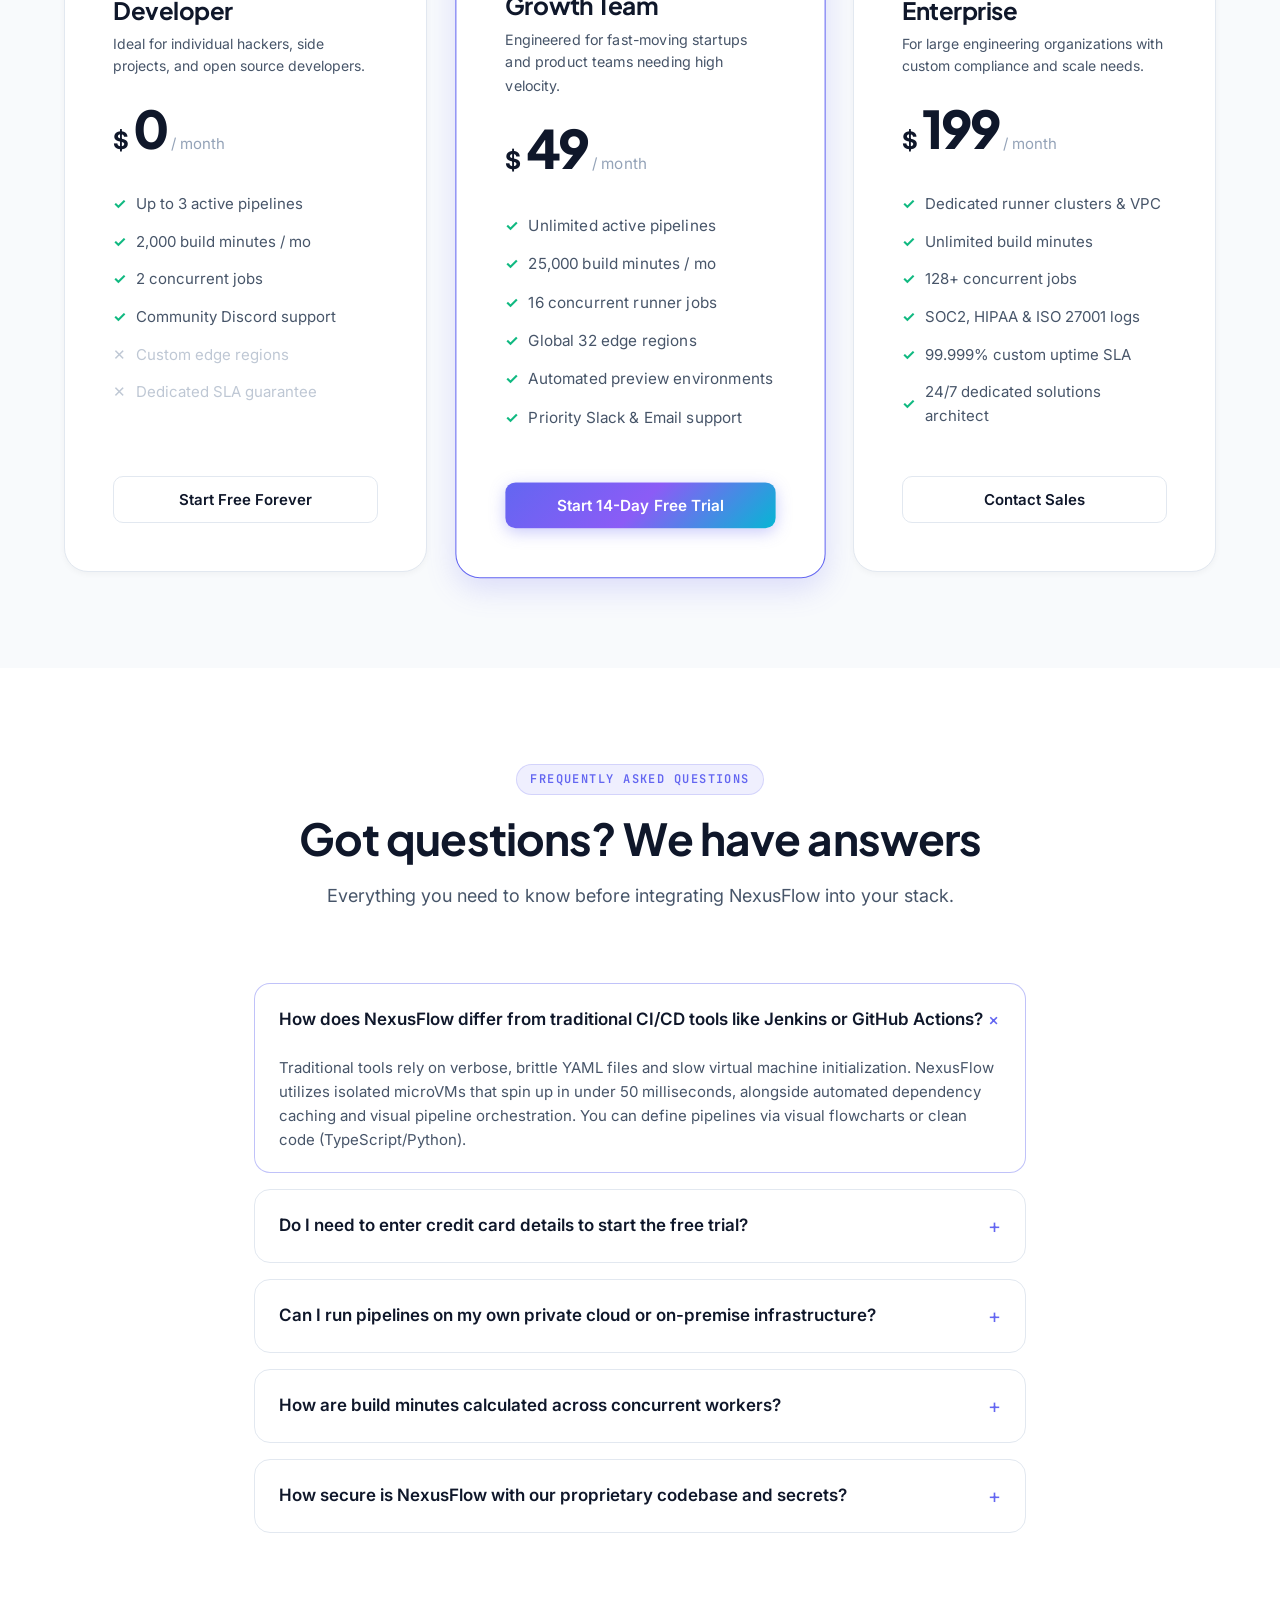
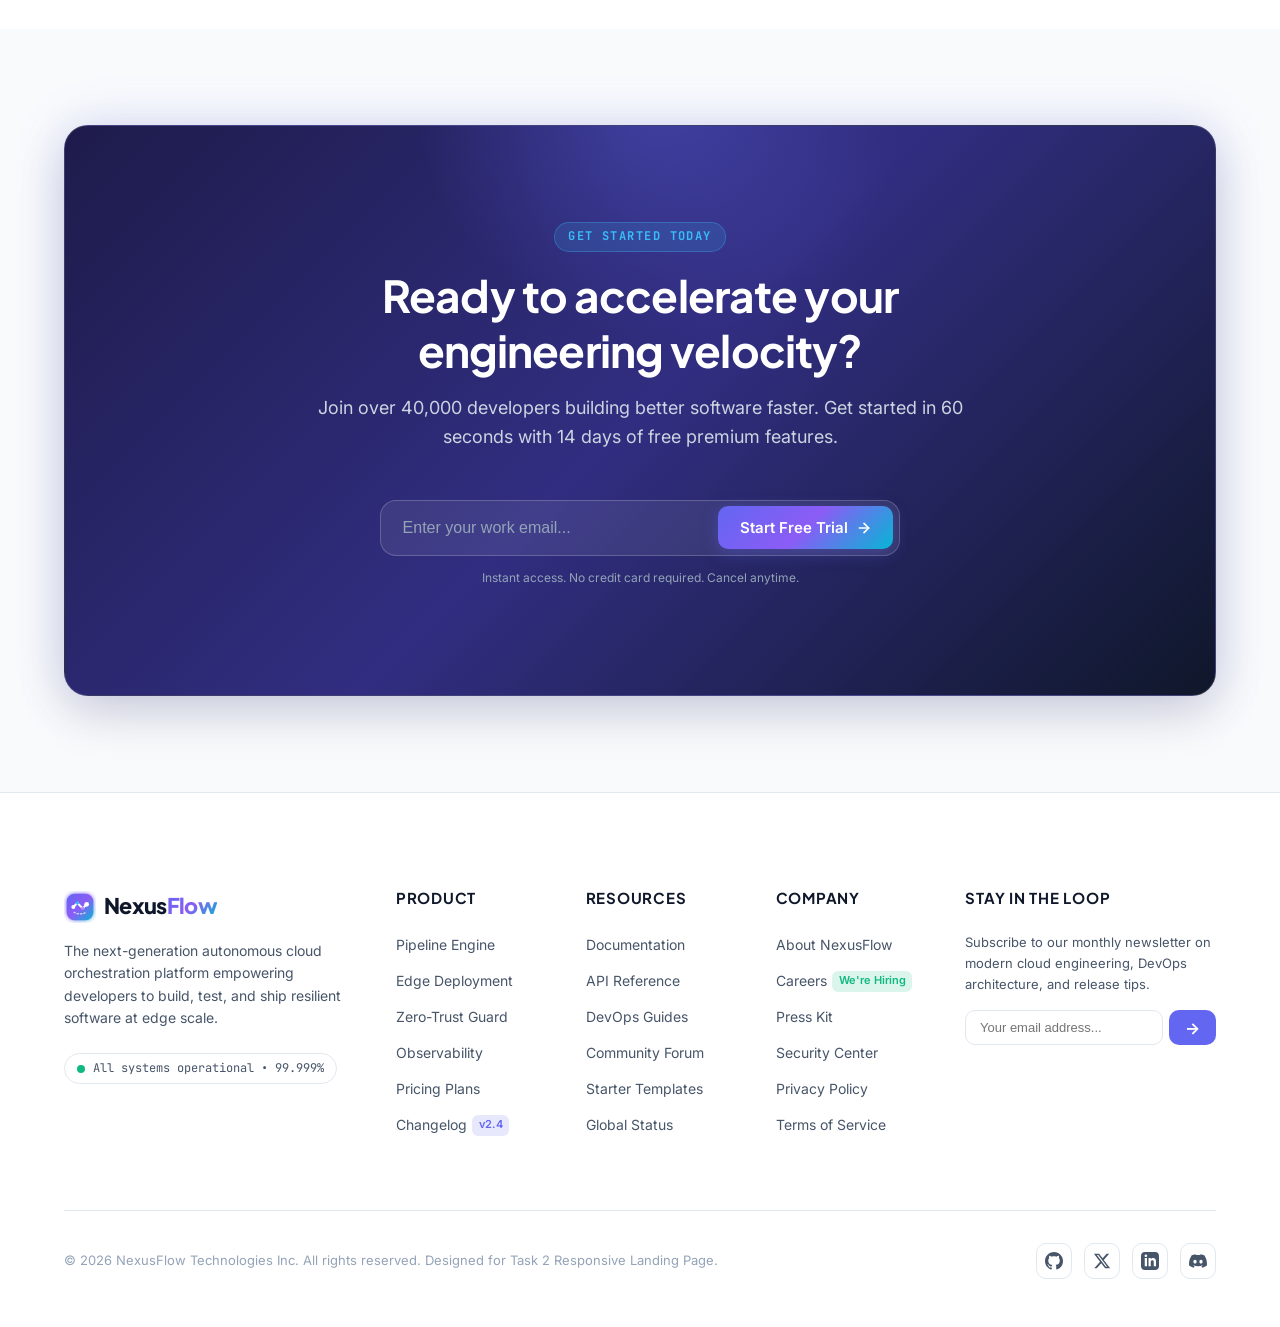
<file: landing-page/index.html>
<!DOCTYPE html>
<html lang="en" data-theme="dark">
<head>
  <meta charset="UTF-8">
  <meta name="viewport" content="width=device-width, initial-scale=1.0">
  <meta name="description" content="NexusFlow - The next-generation autonomous cloud orchestration and workflow automation platform for high-velocity software engineering teams.">
  <meta name="keywords" content="cloud automation, CI/CD, workflow orchestration, devops, developer platform, microservices, cloud monitoring">
  <meta name="author" content="NexusFlow Technologies Inc.">
  <meta name="theme-color" content="#0F172A">
  <title>NexusFlow | Autonomous Cloud & Workflow Platform</title>

  <!-- Favicon -->
  <link rel="icon" type="image/svg+xml" href="assets/logo.svg">

  <!-- Google Fonts: Inter & Plus Jakarta Sans -->
  <link rel="preconnect" href="https://fonts.googleapis.com">
  <link rel="preconnect" href="https://fonts.gstatic.com" crossorigin>
  <link href="https://fonts.googleapis.com/css2?family=Inter:wght@300;400;500;600;700;800&family=Plus+Jakarta+Sans:wght@500;600;700;800&family=JetBrains+Mono:wght@400;500&display=swap" rel="stylesheet">

  <!-- Main Stylesheet -->
  <link rel="stylesheet" href="style.css">
</head>
<body>

  <!-- ==================== TOP ANNOUNCEMENT BANNER ==================== -->
  <aside class="announcement-bar" role="complementary" aria-label="Announcement">
    <div class="container bar-content">
      <span class="badge-pill">NEW</span>
      <span class="bar-text">NexusFlow 2.0 is live with autonomous multi-region edge deployment!</span>
      <a href="#features" class="bar-link">Explore Release Notes &rarr;</a>
    </div>
  </aside>

  <!-- ==================== HEADER & NAVIGATION (FLEXBOX) ==================== -->
  <header class="site-header" id="site-header">
    <div class="container nav-wrapper">
      <!-- Brand Logo -->
      <a href="#hero" class="brand-logo" aria-label="NexusFlow Homepage">
        <img src="assets/logo.svg" alt="NexusFlow Logo" class="brand-icon" width="36" height="36">
        <span class="brand-name">Nexus<span class="brand-gradient">Flow</span></span>
      </a>

      <!-- Desktop Nav Links (Flexbox) -->
      <nav class="nav-desktop" id="nav-desktop" aria-label="Primary Navigation">
        <ul class="nav-links">
          <li><a href="#features" class="nav-link">Features</a></li>
          <li><a href="#how-it-works" class="nav-link">How It Works</a></li>
          <li><a href="#testimonials" class="nav-link">Testimonials</a></li>
          <li><a href="#pricing" class="nav-link">Pricing</a></li>
          <li><a href="#faq" class="nav-link">FAQ</a></li>
        </ul>
      </nav>

      <!-- Nav Actions (Flexbox: Theme toggle & CTAs) -->
      <div class="nav-actions">
        <!-- Theme Switcher Toggle -->
        <button class="theme-toggle-btn" id="theme-toggle" aria-label="Toggle Dark and Light Mode" title="Toggle Theme">
          <svg class="theme-icon icon-sun" xmlns="http://www.w3.org/2000/svg" viewBox="0 0 24 24" width="20" height="20" fill="none" stroke="currentColor" stroke-width="2" stroke-linecap="round" stroke-linejoin="round">
            <circle cx="12" cy="12" r="5"></circle>
            <line x1="12" y1="1" x2="12" y2="3"></line>
            <line x1="12" y1="21" x2="12" y2="23"></line>
            <line x1="4.22" y1="4.22" x2="5.64" y2="5.64"></line>
            <line x1="18.36" y1="18.36" x2="19.78" y2="19.78"></line>
            <line x1="1" y1="12" x2="3" y2="12"></line>
            <line x1="21" y1="12" x2="23" y2="12"></line>
            <line x1="4.22" y1="19.78" x2="5.64" y2="18.36"></line>
            <line x1="18.36" y1="5.64" x2="19.78" y2="4.22"></line>
          </svg>
          <svg class="theme-icon icon-moon" xmlns="http://www.w3.org/2000/svg" viewBox="0 0 24 24" width="20" height="20" fill="none" stroke="currentColor" stroke-width="2" stroke-linecap="round" stroke-linejoin="round">
            <path d="M21 12.79A9 9 0 1 1 11.21 3 7 7 0 0 0 21 12.79z"></path>
          </svg>
        </button>

        <a href="#pricing" class="btn btn-secondary nav-btn-signin">Sign In</a>
        <a href="#cta" class="btn btn-primary nav-btn-start">Start Free Trial</a>

        <!-- Mobile Hamburger Toggle Button -->
        <button class="hamburger-btn" id="hamburger-btn" aria-label="Toggle navigation menu" aria-expanded="false" aria-controls="mobile-nav">
          <span class="hamburger-line"></span>
          <span class="hamburger-line"></span>
          <span class="hamburger-line"></span>
        </button>
      </div>
    </div>

    <!-- Mobile Drawer Navigation -->
    <div class="mobile-nav-drawer" id="mobile-nav" aria-hidden="true">
      <ul class="mobile-nav-list">
        <li><a href="#features" class="mobile-nav-link">Features</a></li>
        <li><a href="#how-it-works" class="mobile-nav-link">How It Works</a></li>
        <li><a href="#testimonials" class="mobile-nav-link">Testimonials</a></li>
        <li><a href="#pricing" class="mobile-nav-link">Pricing</a></li>
        <li><a href="#faq" class="mobile-nav-link">FAQ</a></li>
      </ul>
      <div class="mobile-nav-footer">
        <a href="#pricing" class="btn btn-secondary w-full mobile-nav-btn">Sign In</a>
        <a href="#cta" class="btn btn-primary w-full mobile-nav-btn">Start Free Trial</a>
      </div>
    </div>
  </header>

  <!-- ==================== MAIN CONTENT ==================== -->
  <main id="main-content">

    <!-- ==================== HERO SECTION (FLEXBOX & GRID) ==================== -->
    <section class="hero-section" id="hero">
      <div class="hero-glow hero-glow-1" aria-hidden="true"></div>
      <div class="hero-glow hero-glow-2" aria-hidden="true"></div>

      <div class="container hero-container">
        <!-- Hero Text Content -->
        <div class="hero-content">
          <div class="hero-eyebrow">
            <span class="pulse-dot"></span>
            <span>Intelligent Cloud Orchestration</span>
          </div>

          <h1 class="hero-title">
            Build, automate, and scale your cloud pipelines in <span class="highlight-gradient">seconds</span>.
          </h1>

          <p class="hero-lead">
            NexusFlow transforms complex DevOps pipelines into frictionless visual workflows. Connect code repositories, orchestrate serverless containers, and deploy globally with autonomous resilience.
          </p>

          <!-- Dual CTA Buttons (Flexbox) -->
          <div class="hero-cta-group">
            <a href="#cta" class="btn btn-primary btn-lg">
              <span>Start 14-Day Free Trial</span>
              <svg xmlns="http://www.w3.org/2000/svg" width="18" height="18" viewBox="0 0 24 24" fill="none" stroke="currentColor" stroke-width="2" stroke-linecap="round" stroke-linejoin="round">
                <line x1="5" y1="12" x2="19" y2="12"></line>
                <polyline points="12 5 19 12 12 19"></polyline>
              </svg>
            </a>
            <a href="#how-it-works" class="btn btn-outline btn-lg">
              <svg xmlns="http://www.w3.org/2000/svg" width="18" height="18" viewBox="0 0 24 24" fill="currentColor">
                <polygon points="5 3 19 12 5 21 5 3"></polygon>
              </svg>
              <span>Watch 2-Min Demo</span>
            </a>
          </div>

          <!-- Trust Subtext / Micro-proof (Flexbox) -->
          <div class="hero-trust-notes">
            <div class="trust-note-item">
              <svg xmlns="http://www.w3.org/2000/svg" width="16" height="16" viewBox="0 0 24 24" fill="none" stroke="#10B981" stroke-width="2.5" stroke-linecap="round" stroke-linejoin="round">
                <polyline points="20 6 9 17 4 12"></polyline>
              </svg>
              <span>No credit card required</span>
            </div>
            <div class="trust-note-item">
              <svg xmlns="http://www.w3.org/2000/svg" width="16" height="16" viewBox="0 0 24 24" fill="none" stroke="#10B981" stroke-width="2.5" stroke-linecap="round" stroke-linejoin="round">
                <polyline points="20 6 9 17 4 12"></polyline>
              </svg>
              <span>Setup in under 60 seconds</span>
            </div>
            <div class="trust-note-item">
              <svg xmlns="http://www.w3.org/2000/svg" width="16" height="16" viewBox="0 0 24 24" fill="none" stroke="#10B981" stroke-width="2.5" stroke-linecap="round" stroke-linejoin="round">
                <polyline points="20 6 9 17 4 12"></polyline>
              </svg>
              <span>SOC2 Type II &amp; ISO 27001</span>
            </div>
          </div>
        </div>

        <!-- Hero Visual / Live Interactive Mockup (CSS Grid & SVG) -->
        <div class="hero-visual-wrapper">
          <div class="hero-dashboard-card">
            <img src="assets/dashboard-preview.svg" alt="NexusFlow Cloud Pipeline Dashboard Preview" class="dashboard-img" width="880" height="520">
          </div>

          <!-- Floating Metric Badge 1 (Flexbox) -->
          <div class="floating-badge badge-top-right">
            <div class="badge-icon-wrap icon-cyan">
              <svg xmlns="http://www.w3.org/2000/svg" width="20" height="20" viewBox="0 0 24 24" fill="none" stroke="currentColor" stroke-width="2" stroke-linecap="round" stroke-linejoin="round">
                <polygon points="13 2 3 14 12 14 11 22 21 10 12 10 13 2"></polygon>
              </svg>
            </div>
            <div class="badge-text-wrap">
              <span class="badge-title">Build Time</span>
              <span class="badge-value">4.2x Faster</span>
            </div>
          </div>

          <!-- Floating Metric Badge 2 (Flexbox) -->
          <div class="floating-badge badge-bottom-left">
            <div class="badge-icon-wrap icon-emerald">
              <svg xmlns="http://www.w3.org/2000/svg" width="20" height="20" viewBox="0 0 24 24" fill="none" stroke="currentColor" stroke-width="2" stroke-linecap="round" stroke-linejoin="round">
                <path d="M22 11.08V12a10 10 0 1 1-5.93-9.14"></path>
                <polyline points="22 4 12 14.01 9 11.01"></polyline>
              </svg>
            </div>
            <div class="badge-text-wrap">
              <span class="badge-title">System Uptime</span>
              <span class="badge-value">99.999% SLA</span>
            </div>
          </div>
        </div>
      </div>
    </section>

    <!-- ==================== PARTNER / LOGO MARQUEE (FLEXBOX) ==================== -->
    <section class="partners-section" aria-label="Trusted Companies">
      <div class="container">
        <p class="partners-headline">TRUSTED BY ENGINEERING TEAMS AT FAST-GROWING ENTERPRISES</p>
        <div class="partners-grid">
          <div class="partner-item">
            <svg class="partner-svg" viewBox="0 0 120 32" fill="currentColor">
              <text x="10" y="22" font-size="18" font-family="'Plus Jakarta Sans', sans-serif" font-weight="700" letter-spacing="-0.5">STRIPE</text>
            </svg>
          </div>
          <div class="partner-item">
            <svg class="partner-svg" viewBox="0 0 120 32" fill="currentColor">
              <text x="10" y="22" font-size="18" font-family="'Plus Jakarta Sans', sans-serif" font-weight="700" letter-spacing="-0.5">VERCEL</text>
            </svg>
          </div>
          <div class="partner-item">
            <svg class="partner-svg" viewBox="0 0 120 32" fill="currentColor">
              <text x="10" y="22" font-size="18" font-family="'Plus Jakarta Sans', sans-serif" font-weight="700" letter-spacing="-0.5">SUPABASE</text>
            </svg>
          </div>
          <div class="partner-item">
            <svg class="partner-svg" viewBox="0 0 120 32" fill="currentColor">
              <text x="10" y="22" font-size="18" font-family="'Plus Jakarta Sans', sans-serif" font-weight="700" letter-spacing="-0.5">LINEAR</text>
            </svg>
          </div>
          <div class="partner-item">
            <svg class="partner-svg" viewBox="0 0 120 32" fill="currentColor">
              <text x="10" y="22" font-size="18" font-family="'Plus Jakarta Sans', sans-serif" font-weight="700" letter-spacing="-0.5">GITHUB</text>
            </svg>
          </div>
          <div class="partner-item">
            <svg class="partner-svg" viewBox="0 0 120 32" fill="currentColor">
              <text x="10" y="22" font-size="18" font-family="'Plus Jakarta Sans', sans-serif" font-weight="700" letter-spacing="-0.5">DATADOG</text>
            </svg>
          </div>
        </div>
      </div>
    </section>

    <!-- ==================== KEY METRICS RIBBON (CSS GRID) ==================== -->
    <section class="metrics-section" aria-label="Key Performance Metrics">
      <div class="container">
        <div class="metrics-grid">
          <div class="metric-card">
            <span class="metric-number">10M+</span>
            <span class="metric-label">Pipeline runs monthly</span>
          </div>
          <div class="metric-card">
            <span class="metric-number">&lt; 15ms</span>
            <span class="metric-label">Global edge latency</span>
          </div>
          <div class="metric-card">
            <span class="metric-number">99.999%</span>
            <span class="metric-label">Guaranteed uptime SLA</span>
          </div>
          <div class="metric-card">
            <span class="metric-number">40,000+</span>
            <span class="metric-label">DevOps engineers worldwide</span>
          </div>
        </div>
      </div>
    </section>

    <!-- ==================== FEATURE HIGHLIGHTS (CSS GRID BENTO) ==================== -->
    <section class="section features-section" id="features">
      <div class="container">
        <!-- Section Header -->
        <div class="section-header">
          <span class="section-tag">ENGINEERED FOR SCALE</span>
          <h2 class="section-title">Everything modern engineering teams need to ship faster</h2>
          <p class="section-subtitle">
            Say goodbye to fragile YAML configurations and slow feedback loops. NexusFlow combines intuitive visual workflows with code-first infrastructure.
          </p>
        </div>

        <!-- Bento Grid Layout (Demonstrates CSS Grid mastery) -->
        <div class="bento-grid">
          <!-- Bento Card 1: Large Featured Span (Grid Col Span 2) -->
          <article class="bento-card bento-span-2 bento-card-primary">
            <div class="bento-content">
              <div class="feature-icon-box icon-purple">
                <svg xmlns="http://www.w3.org/2000/svg" width="24" height="24" viewBox="0 0 24 24" fill="none" stroke="currentColor" stroke-width="2" stroke-linecap="round" stroke-linejoin="round">
                  <circle cx="12" cy="12" r="10"></circle>
                  <polygon points="10 8 16 12 10 16 10 8"></polygon>
                </svg>
              </div>
              <h3 class="bento-title">Autonomous Pipeline Orchestration</h3>
              <p class="bento-desc">
                Automatically detect dependency trees, parallelize container builds across thousands of distributed workers, and recover from failures in milliseconds without manual intervention.
              </p>
              <ul class="feature-bullets">
                <li>Zero-configuration auto-detection for Docker, Node, Java, Go, and Python</li>
                <li>Dynamic concurrency scaling based on compute budget and velocity targets</li>
                <li>Intelligent smart-cache layers reducing build durations by up to 80%</li>
              </ul>
            </div>
            <div class="bento-preview-code">
              <div class="code-header">
                <span class="code-dot red"></span>
                <span class="code-dot yellow"></span>
                <span class="code-dot green"></span>
                <span class="code-filename">pipeline.nexus.ts</span>
              </div>
              <pre class="code-body"><code><span class="code-keyword">import</span> { pipeline, edgeDeploy } <span class="code-keyword">from</span> <span class="code-string">'@nexus/core'</span>;

<span class="code-keyword">export default</span> pipeline({
  trigger: [<span class="code-string">'push:main'</span>, <span class="code-string">'pr:merge'</span>],
  concurrency: <span class="code-number">64</span>,
  steps: [
    { name: <span class="code-string">'security-audit'</span>, auditLevel: <span class="code-string">'strict'</span> },
    { name: <span class="code-string">'unit-matrix'</span>, parallel: <span class="code-keyword">true</span> },
    { name: <span class="code-string">'edge-distribute'</span>, regions: [<span class="code-string">'global'</span>] }
  ]
});</code></pre>
            </div>
          </article>

          <!-- Bento Card 2: Zero-Trust Security (CSS Grid Item) -->
          <article class="bento-card">
            <div class="feature-icon-box icon-cyan">
              <svg xmlns="http://www.w3.org/2000/svg" width="24" height="24" viewBox="0 0 24 24" fill="none" stroke="currentColor" stroke-width="2" stroke-linecap="round" stroke-linejoin="round">
                <rect x="3" y="11" width="18" height="11" rx="2" ry="2"></rect>
                <path d="M7 11V7a5 5 0 0 1 10 0v4"></path>
              </svg>
            </div>
            <h3 class="bento-title">Zero-Trust Secrets &amp; Guardrails</h3>
            <p class="bento-desc">
              Hardware-backed ephemeral secrets management with automatic rotation and continuous cryptographic verification for every deployment node.
            </p>
            <div class="badge-tag-wrap">
              <span class="tech-tag">mTLS 1.3</span>
              <span class="tech-tag">KMS Encryption</span>
              <span class="tech-tag">SOC2 Ready</span>
            </div>
          </article>

          <!-- Bento Card 3: Real-Time Observability (CSS Grid Item) -->
          <article class="bento-card">
            <div class="feature-icon-box icon-emerald">
              <svg xmlns="http://www.w3.org/2000/svg" width="24" height="24" viewBox="0 0 24 24" fill="none" stroke="currentColor" stroke-width="2" stroke-linecap="round" stroke-linejoin="round">
                <polyline points="22 12 18 12 15 21 9 3 6 12 2 12"></polyline>
              </svg>
            </div>
            <h3 class="bento-title">Sub-Millisecond Observability</h3>
            <p class="bento-desc">
              Stream live container logs, trace distributed HTTP/gRPC requests, and pinpoint bottlenecks with instant automated root cause diagnostics.
            </p>
            <div class="badge-tag-wrap">
              <span class="tech-tag">OpenTelemetry</span>
              <span class="tech-tag">Live Tracing</span>
              <span class="tech-tag">AI Insights</span>
            </div>
          </article>

          <!-- Bento Card 4: Multi-Cloud Edge Sync (CSS Grid Item) -->
          <article class="bento-card">
            <div class="feature-icon-box icon-amber">
              <svg xmlns="http://www.w3.org/2000/svg" width="24" height="24" viewBox="0 0 24 24" fill="none" stroke="currentColor" stroke-width="2" stroke-linecap="round" stroke-linejoin="round">
                <circle cx="12" cy="12" r="10"></circle>
                <line x1="2" y1="12" x2="22" y2="12"></line>
                <path d="M12 2a15.3 15.3 0 0 1 4 10 15.3 15.3 0 0 1-4 10 15.3 15.3 0 0 1-4-10 15.3 15.3 0 0 1 4-10z"></path>
              </svg>
            </div>
            <h3 class="bento-title">Multi-Cloud Mesh Network</h3>
            <p class="bento-desc">
              Deploy workloads across AWS, GCP, Azure, and bare-metal nodes simultaneously. Prevent vendor lock-in with unified declarative routing.
            </p>
            <div class="badge-tag-wrap">
              <span class="tech-tag">Multi-Cloud</span>
              <span class="tech-tag">Kubernetes</span>
              <span class="tech-tag">Zero Downtime</span>
            </div>
          </article>

          <!-- Bento Card 5: 100+ Pre-built Integrations (Grid Col Span 2) -->
          <article class="bento-card bento-span-2 bento-card-integrations">
            <div class="bento-content">
              <div class="feature-icon-box icon-rose">
                <svg xmlns="http://www.w3.org/2000/svg" width="24" height="24" viewBox="0 0 24 24" fill="none" stroke="currentColor" stroke-width="2" stroke-linecap="round" stroke-linejoin="round">
                  <path d="M16.5 9.4 7.55 4.24a1.78 1.78 0 0 0-2.5 1.55v12.42a1.78 1.78 0 0 0 2.5 1.55l8.95-5.16a1.78 1.78 0 0 0 0-3.16Z"></path>
                </svg>
              </div>
              <h3 class="bento-title">Seamless Developer Ecosystem Integration</h3>
              <p class="bento-desc">
                NexusFlow fits seamlessly into your existing toolchain. Trigger pipelines from Slack, sync incidents to Jira or Linear, push artifacts to GitHub Packages, and broadcast alerts via PagerDuty.
              </p>
              <div class="integration-pills-row">
                <span class="pill-chip">GitHub</span>
                <span class="pill-chip">GitLab</span>
                <span class="pill-chip">Docker</span>
                <span class="pill-chip">Kubernetes</span>
                <span class="pill-chip">Slack</span>
                <span class="pill-chip">Discord</span>
                <span class="pill-chip">Terraform</span>
                <span class="pill-chip">AWS Lambda</span>
                <span class="pill-chip">Google Cloud Run</span>
                <span class="pill-chip">+90 More</span>
              </div>
            </div>
          </article>
        </div>

        <!-- Interactive Feature Tabs Showcase -->
        <div class="tabs-showcase-wrapper">
          <div class="tabs-nav-bar" role="tablist" aria-label="Feature showcase tabs">
            <button class="tab-trigger active" role="tab" aria-selected="true" aria-controls="tab-auto" id="btn-tab-auto">
              Automated CI/CD
            </button>
            <button class="tab-trigger" role="tab" aria-selected="false" aria-controls="tab-sec" id="btn-tab-sec">
              Compliance &amp; Security
            </button>
            <button class="tab-trigger" role="tab" aria-selected="false" aria-controls="tab-scale" id="btn-tab-scale">
              Autonomous Scaling
            </button>
            <button class="tab-trigger" role="tab" aria-selected="false" aria-controls="tab-cost" id="btn-tab-cost">
              Cloud Cost Intelligence
            </button>
          </div>

          <div class="tab-panels-box">
            <!-- Panel 1: CI/CD -->
            <div class="tab-panel active" id="tab-auto" role="tabpanel" aria-labelledby="btn-tab-auto">
              <div class="tab-panel-grid">
                <div class="tab-panel-text">
                  <h4 class="tab-heading">Declarative Builds with Instant Rollbacks</h4>
                  <p class="tab-description">
                    Write simple TypeScript or Python definitions. NexusFlow compiles them into optimal directed acyclic graphs (DAGs), ensuring maximum parallelism and instant canary rollbacks if anomalies are detected.
                  </p>
                  <ul class="check-list">
                    <li><span class="check-icon">✓</span> Zero cold-start test suites with pre-warmed runner pools</li>
                    <li><span class="check-icon">✓</span> Automated branch previews for every pull request</li>
                    <li><span class="check-icon">✓</span> Native ephemeral preview databases for test isolation</li>
                  </ul>
                </div>
                <div class="tab-panel-media">
                  <div class="interactive-diagram">
                    <div class="dag-node">1. Commit Received</div>
                    <div class="dag-arrow">&rarr;</div>
                    <div class="dag-node dag-active">2. Distributed Matrix</div>
                    <div class="dag-arrow">&rarr;</div>
                    <div class="dag-node dag-success">3. Edge Canary (10%)</div>
                    <div class="dag-arrow">&rarr;</div>
                    <div class="dag-node dag-success">4. 100% Production</div>
                  </div>
                </div>
              </div>
            </div>

            <!-- Panel 2: Security -->
            <div class="tab-panel" id="tab-sec" role="tabpanel" aria-labelledby="btn-tab-sec">
              <div class="tab-panel-grid">
                <div class="tab-panel-text">
                  <h4 class="tab-heading">Continuous Compliance &amp; Vulnerability Shield</h4>
                  <p class="tab-description">
                    Every binary and container image is scanned before rollout. NexusFlow generates cryptographic Software Bill of Materials (SBOM) and signs artifacts with Sigstore/Cosign.
                  </p>
                  <ul class="check-list">
                    <li><span class="check-icon">✓</span> Real-time container vulnerability scanning (CVE database)</li>
                    <li><span class="check-icon">✓</span> Automated compliance reporting for HIPAA, SOC2, and GDPR</li>
                    <li><span class="check-icon">✓</span> Hardened sandboxed isolated microVM runtime</li>
                  </ul>
                </div>
                <div class="tab-panel-media">
                  <div class="security-card-preview">
                    <div class="shield-badge">🔒 Verified Safe</div>
                    <p class="shield-sub">0 critical CVEs detected in SHA256:8f4c...91b</p>
                    <div class="progress-bar-wrap">
                      <div class="progress-bar-fill" style="width: 100%;"></div>
                    </div>
                  </div>
                </div>
              </div>
            </div>

            <!-- Panel 3: Scaling -->
            <div class="tab-panel" id="tab-scale" role="tabpanel" aria-labelledby="btn-tab-scale">
              <div class="tab-panel-grid">
                <div class="tab-panel-text">
                  <h4 class="tab-heading">Scale from 1 to 10,000 Nodes Effortlessly</h4>
                  <p class="tab-description">
                    Handle sudden traffic spikes during Black Friday or product launches without breaking a sweat. Dynamic horizontal pod autoscaling adapts to latency and CPU thresholds in under 2 seconds.
                  </p>
                  <ul class="check-list">
                    <li><span class="check-icon">✓</span> Latency-based global DNS traffic routing</li>
                    <li><span class="check-icon">✓</span> Multi-region failover with zero packet loss</li>
                    <li><span class="check-icon">✓</span> Spot instance optimization for 65% cost savings</li>
                  </ul>
                </div>
                <div class="tab-panel-media">
                  <div class="scaling-stat-box">
                    <span class="scaling-number">10,000+</span>
                    <span class="scaling-text">Concurrent pods scheduled per second with 0ms queuing</span>
                  </div>
                </div>
              </div>
            </div>

            <!-- Panel 4: Cost Intelligence -->
            <div class="tab-panel" id="tab-cost" role="tabpanel" aria-labelledby="btn-tab-cost">
              <div class="tab-panel-grid">
                <div class="tab-panel-text">
                  <h4 class="tab-heading">Real-Time Cloud Spend Attribution</h4>
                  <p class="tab-description">
                    Stop guessing your monthly cloud bills. NexusFlow breaks down exact dollar expenditures per microservice, branch, developer team, and deployment tier in real time.
                  </p>
                  <ul class="check-list">
                    <li><span class="check-icon">✓</span> Idle resource auto-pruning after 15 minutes of inactivity</li>
                    <li><span class="check-icon">✓</span> Predictive budget anomaly alerts sent to Slack/Email</li>
                    <li><span class="check-icon">✓</span> Real-time rightsizing recommendations</li>
                  </ul>
                </div>
                <div class="tab-panel-media">
                  <div class="cost-stat-box">
                    <span class="cost-savings-badge">43% Cost Reduction</span>
                    <p class="cost-savings-desc">Average savings reported by engineering teams within their first 30 days.</p>
                  </div>
                </div>
              </div>
            </div>
          </div>
        </div>
      </div>
    </section>

    <!-- ==================== HOW IT WORKS (FLEXBOX & GRID) ==================== -->
    <section class="section how-it-works-section" id="how-it-works">
      <div class="container">
        <div class="section-header">
          <span class="section-tag">EFFORTLESS ONBOARDING</span>
          <h2 class="section-title">Up and running in 3 simple steps</h2>
          <p class="section-subtitle">No long consulting calls or steep learning curves. Start shipping in under 3 minutes.</p>
        </div>

        <div class="steps-grid">
          <!-- Step 1 -->
          <div class="step-card">
            <div class="step-number-wrap">
              <span class="step-number">01</span>
              <div class="step-line" aria-hidden="true"></div>
            </div>
            <div class="step-icon-box">
              <svg xmlns="http://www.w3.org/2000/svg" width="28" height="28" viewBox="0 0 24 24" fill="none" stroke="currentColor" stroke-width="2" stroke-linecap="round" stroke-linejoin="round">
                <path d="M10 13a5 5 0 0 0 7.54.54l3-3a5 5 0 0 0-7.07-7.07l-1.72 1.71"></path>
                <path d="M14 11a5 5 0 0 0-7.54-.54l-3 3a5 5 0 0 0 7.07 7.07l1.71-1.71"></path>
              </svg>
            </div>
            <h3 class="step-title">Connect Your Git Repository</h3>
            <p class="step-description">
              Authorize GitHub, GitLab, or Bitbucket with a single click. NexusFlow auto-detects frameworks, test suites, and Dockerfiles.
            </p>
          </div>

          <!-- Step 2 -->
          <div class="step-card">
            <div class="step-number-wrap">
              <span class="step-number">02</span>
              <div class="step-line" aria-hidden="true"></div>
            </div>
            <div class="step-icon-box">
              <svg xmlns="http://www.w3.org/2000/svg" width="28" height="28" viewBox="0 0 24 24" fill="none" stroke="currentColor" stroke-width="2" stroke-linecap="round" stroke-linejoin="round">
                <polygon points="12 2 2 7 12 12 22 7 12 2"></polygon>
                <polyline points="2 17 12 22 22 17"></polyline>
                <polyline points="2 12 12 17 22 12"></polyline>
              </svg>
            </div>
            <h3 class="step-title">Configure Logic Visually or via Code</h3>
            <p class="step-description">
              Use our interactive drag-and-drop workflow canvas or commit a lightweight TypeScript/YAML configuration to your codebase.
            </p>
          </div>

          <!-- Step 3 -->
          <div class="step-card">
            <div class="step-number-wrap">
              <span class="step-number">03</span>
            </div>
            <div class="step-icon-box">
              <svg xmlns="http://www.w3.org/2000/svg" width="28" height="28" viewBox="0 0 24 24" fill="none" stroke="currentColor" stroke-width="2" stroke-linecap="round" stroke-linejoin="round">
                <path d="M4.5 16.5c-1.5 1.26-2 5-2 5s3.74-.5 5-2c.71-.84.7-2.13-.09-2.91a2.18 2.18 0 0 0-2.91-.09z"></path>
                <path d="m12 15-3-3a22 22 0 0 1 2-3.95A12.88 12.88 0 0 1 22 2c0 2.72-.78 7.5-6 11a22.35 22.35 0 0 1-4 2z"></path>
                <path d="M9 12H4s.55-3.03 2-4c1.62-1.08 5 0 5 0"></path>
                <path d="M12 15v5s3.03-.55 4-2c1.08-1.62 0-5 0-5"></path>
              </svg>
            </div>
            <h3 class="step-title">Deploy Globally with Zero Downtime</h3>
            <p class="step-description">
              Push your code and watch your pipeline build, test, and distribute globally to 32 edge clusters with automated canary rollouts.
            </p>
          </div>
        </div>
      </div>
    </section>

    <!-- ==================== TESTIMONIALS SECTION (CSS GRID & FLEXBOX) ==================== -->
    <section class="section testimonials-section" id="testimonials">
      <div class="container">
        <!-- Section Header -->
        <div class="section-header">
          <span class="section-tag">TESTIMONIALS &amp; REVIEWS</span>
          <h2 class="section-title">Loved by engineering leaders worldwide</h2>
          <p class="section-subtitle">
            See how forward-thinking startups and Fortune 500 engineering teams accelerate release velocity with NexusFlow.
          </p>
        </div>

        <!-- Featured Spotlight Quote Card -->
        <div class="spotlight-quote-card">
          <div class="spotlight-stars">★★★★★</div>
          <blockquote class="spotlight-quote">
            &ldquo;NexusFlow cut our deployment cycle from 45 minutes down to 3 minutes and 20 seconds. It completely transformed our engineering culture. Our engineers now deploy 12 times a day with complete confidence.&rdquo;
          </blockquote>
          <div class="spotlight-author-row">
            <img src="assets/avatar-1.svg" alt="Sarah Jenkins portrait" class="spotlight-avatar" width="54" height="54">
            <div class="spotlight-meta">
              <strong class="spotlight-name">Sarah Jenkins</strong>
              <span class="spotlight-role">VP of Engineering at FinScale Global</span>
            </div>
          </div>
        </div>

        <!-- Testimonials Grid (Demonstrates CSS Grid & Flexbox) -->
        <div class="testimonials-grid">
          <!-- Testimonial 1 -->
          <article class="testimonial-card">
            <div class="testimonial-rating">
              <span class="star-rating">★★★★★</span>
              <span class="verified-tag">✓ Verified User</span>
            </div>
            <p class="testimonial-text">
              &ldquo;We migrated our entire Kubernetes multi-cloud stack to NexusFlow over a single weekend. The intelligent caching alone slashed our AWS compute bills by 41%. It has paid for itself tenfold.&rdquo;
            </p>
            <div class="testimonial-user">
              <img src="assets/avatar-2.svg" alt="David Chen portrait" class="testimonial-avatar" width="46" height="46">
              <div class="testimonial-meta">
                <h4 class="user-name">David Chen</h4>
                <p class="user-title">CTO, Hyperflow Systems</p>
              </div>
            </div>
          </article>

          <!-- Testimonial 2 -->
          <article class="testimonial-card">
            <div class="testimonial-rating">
              <span class="star-rating">★★★★★</span>
              <span class="verified-tag">✓ Verified User</span>
            </div>
            <p class="testimonial-text">
              &ldquo;The zero-trust cryptographic guardrails saved us during an external security compliance audit. Generating SBOMs and verifying image signatures is completely automated out of the box.&rdquo;
            </p>
            <div class="testimonial-user">
              <img src="assets/avatar-3.svg" alt="Elena Rostova portrait" class="testimonial-avatar" width="46" height="46">
              <div class="testimonial-meta">
                <h4 class="user-name">Elena Rostova</h4>
                <p class="user-title">Lead DevOps Engineer, CloudCraft</p>
              </div>
            </div>
          </article>

          <!-- Testimonial 3 -->
          <article class="testimonial-card">
            <div class="testimonial-rating">
              <span class="star-rating">★★★★★</span>
              <span class="verified-tag">✓ Verified User</span>
            </div>
            <p class="testimonial-text">
              &ldquo;Our team used to dread releases because of flaky integration tests. With NexusFlow's ephemeral test environments, every PR gets its own isolated sandbox. Developer happiness is at an all-time high.&rdquo;
            </p>
            <div class="testimonial-user">
              <img src="assets/avatar-4.svg" alt="Marcus Brody portrait" class="testimonial-avatar" width="46" height="46">
              <div class="testimonial-meta">
                <h4 class="user-name">Marcus Brody</h4>
                <p class="user-title">Head of Infrastructure, Veloce AI</p>
              </div>
            </div>
          </article>
        </div>
      </div>
    </section>

    <!-- ==================== PRICING SECTION (FLEXBOX & GRID) ==================== -->
    <section class="section pricing-section" id="pricing">
      <div class="container">
        <div class="section-header">
          <span class="section-tag">TRANSPARENT PRICING</span>
          <h2 class="section-title">Simple, predictable plans for every team size</h2>
          <p class="section-subtitle">
            Start for free, scale as your team expands. No hidden charges or unexpected overage bills.
          </p>

          <!-- Billing Frequency Toggle (Flexbox) -->
          <div class="pricing-toggle-wrap">
            <span class="toggle-label billing-monthly active">Monthly</span>
            <button class="billing-switch" id="billing-switch" aria-label="Toggle Annual and Monthly billing" aria-checked="false" role="switch">
              <span class="switch-handle"></span>
            </button>
            <span class="toggle-label billing-yearly">
              Yearly <span class="discount-badge">Save 20%</span>
            </span>
          </div>
        </div>

        <!-- Pricing Grid (CSS Grid 3-column) -->
        <div class="pricing-grid">
          <!-- Tier 1: Developer / Starter -->
          <article class="pricing-card">
            <div class="pricing-header">
              <h3 class="tier-name">Developer</h3>
              <p class="tier-desc">Ideal for individual hackers, side projects, and open source developers.</p>
              <div class="price-box">
                <span class="price-currency">$</span>
                <span class="price-amount" data-monthly="0" data-yearly="0">0</span>
                <span class="price-period">/ month</span>
              </div>
            </div>
            <ul class="pricing-features">
              <li><span class="check-mark">✓</span> Up to 3 active pipelines</li>
              <li><span class="check-mark">✓</span> 2,000 build minutes / mo</li>
              <li><span class="check-mark">✓</span> 2 concurrent jobs</li>
              <li><span class="check-mark">✓</span> Community Discord support</li>
              <li class="disabled"><span class="cross-mark">✕</span> Custom edge regions</li>
              <li class="disabled"><span class="cross-mark">✕</span> Dedicated SLA guarantee</li>
            </ul>
            <div class="pricing-footer">
              <a href="#cta" class="btn btn-outline w-full">Start Free Forever</a>
            </div>
          </article>

          <!-- Tier 2: Pro / Startup (Featured Highlight) -->
          <article class="pricing-card pricing-featured">
            <div class="popular-ribbon">MOST POPULAR</div>
            <div class="pricing-header">
              <h3 class="tier-name">Growth Team</h3>
              <p class="tier-desc">Engineered for fast-moving startups and product teams needing high velocity.</p>
              <div class="price-box">
                <span class="price-currency">$</span>
                <span class="price-amount" data-monthly="49" data-yearly="39">49</span>
                <span class="price-period">/ month</span>
              </div>
              <span class="billed-annually-notice" style="display: none;">Billed annually ($468/yr)</span>
            </div>
            <ul class="pricing-features">
              <li><span class="check-mark">✓</span> Unlimited active pipelines</li>
              <li><span class="check-mark">✓</span> 25,000 build minutes / mo</li>
              <li><span class="check-mark">✓</span> 16 concurrent runner jobs</li>
              <li><span class="check-mark">✓</span> Global 32 edge regions</li>
              <li><span class="check-mark">✓</span> Automated preview environments</li>
              <li><span class="check-mark">✓</span> Priority Slack &amp; Email support</li>
            </ul>
            <div class="pricing-footer">
              <a href="#cta" class="btn btn-primary w-full">Start 14-Day Free Trial</a>
            </div>
          </article>

          <!-- Tier 3: Enterprise -->
          <article class="pricing-card">
            <div class="pricing-header">
              <h3 class="tier-name">Enterprise</h3>
              <p class="tier-desc">For large engineering organizations with custom compliance and scale needs.</p>
              <div class="price-box">
                <span class="price-currency">$</span>
                <span class="price-amount" data-monthly="199" data-yearly="159">199</span>
                <span class="price-period">/ month</span>
              </div>
              <span class="billed-annually-notice" style="display: none;">Billed annually ($1,908/yr)</span>
            </div>
            <ul class="pricing-features">
              <li><span class="check-mark">✓</span> Dedicated runner clusters &amp; VPC</li>
              <li><span class="check-mark">✓</span> Unlimited build minutes</li>
              <li><span class="check-mark">✓</span> 128+ concurrent jobs</li>
              <li><span class="check-mark">✓</span> SOC2, HIPAA &amp; ISO 27001 logs</li>
              <li><span class="check-mark">✓</span> 99.999% custom uptime SLA</li>
              <li><span class="check-mark">✓</span> 24/7 dedicated solutions architect</li>
            </ul>
            <div class="pricing-footer">
              <a href="#cta" class="btn btn-outline w-full">Contact Sales</a>
            </div>
          </article>
        </div>
      </div>
    </section>

    <!-- ==================== FAQ SECTION (ACCORDION) ==================== -->
    <section class="section faq-section" id="faq">
      <div class="container faq-container">
        <div class="section-header">
          <span class="section-tag">FREQUENTLY ASKED QUESTIONS</span>
          <h2 class="section-title">Got questions? We have answers</h2>
          <p class="section-subtitle">Everything you need to know before integrating NexusFlow into your stack.</p>
        </div>

        <div class="faq-accordion-group">
          <!-- Item 1 -->
          <details class="faq-item" open>
            <summary class="faq-question">
              <span>How does NexusFlow differ from traditional CI/CD tools like Jenkins or GitHub Actions?</span>
              <span class="faq-toggle-icon" aria-hidden="true">+</span>
            </summary>
            <div class="faq-answer">
              <p>
                Traditional tools rely on verbose, brittle YAML files and slow virtual machine initialization. NexusFlow utilizes isolated microVMs that spin up in under 50 milliseconds, alongside automated dependency caching and visual pipeline orchestration. You can define pipelines via visual flowcharts or clean code (TypeScript/Python).
              </p>
            </div>
          </details>

          <!-- Item 2 -->
          <details class="faq-item">
            <summary class="faq-question">
              <span>Do I need to enter credit card details to start the free trial?</span>
              <span class="faq-toggle-icon" aria-hidden="true">+</span>
            </summary>
            <div class="faq-answer">
              <p>
                No! Our 14-day free trial on the Growth Team plan gives you full access to all features without asking for any credit card or payment information. If you choose not to upgrade, you automatically transition to the Developer Free tier.
              </p>
            </div>
          </details>

          <!-- Item 3 -->
          <details class="faq-item">
            <summary class="faq-question">
              <span>Can I run pipelines on my own private cloud or on-premise infrastructure?</span>
              <span class="faq-toggle-icon" aria-hidden="true">+</span>
            </summary>
            <div class="faq-answer">
              <p>
                Yes. NexusFlow supports hybrid and on-premise deployments. You can install our lightweight runner agent inside your private VPC, Kubernetes cluster, or on-premise hardware while managing policies centrally from the NexusFlow dashboard.
              </p>
            </div>
          </details>

          <!-- Item 4 -->
          <details class="faq-item">
            <summary class="faq-question">
              <span>How are build minutes calculated across concurrent workers?</span>
              <span class="faq-toggle-icon" aria-hidden="true">+</span>
            </summary>
            <div class="faq-answer">
              <p>
                Build minutes are calculated based on active compute time rounded to the nearest second. If two test suites run simultaneously for 3 minutes, only 6 total runner minutes are recorded. Idle containers and pre-warmed runners do not consume your allocation.
              </p>
            </div>
          </details>

          <!-- Item 5 -->
          <details class="faq-item">
            <summary class="faq-question">
              <span>How secure is NexusFlow with our proprietary codebase and secrets?</span>
              <span class="faq-toggle-icon" aria-hidden="true">+</span>
            </summary>
            <div class="faq-answer">
              <p>
                Security is our foundational priority. NexusFlow uses envelope encryption via AWS KMS and HashiCorp Vault. Your environment variables are encrypted at rest with AES-256-GCM and never logged in plain text. We are SOC2 Type II certified and audited annually.
              </p>
            </div>
          </details>
        </div>
      </div>
    </section>

    <!-- ==================== CALL TO ACTION BANNER (FLEXBOX & GRID) ==================== -->
    <section class="cta-section" id="cta">
      <div class="container">
        <div class="cta-banner">
          <div class="cta-glow-blob" aria-hidden="true"></div>
          <div class="cta-content">
            <span class="cta-badge">GET STARTED TODAY</span>
            <h2 class="cta-title">Ready to accelerate your engineering velocity?</h2>
            <p class="cta-subtitle">
              Join over 40,000 developers building better software faster. Get started in 60 seconds with 14 days of free premium features.
            </p>

            <form class="cta-form" id="lead-form" novalidate>
              <div class="form-input-group">
                <input type="email" id="user-email" class="cta-email-input" placeholder="Enter your work email..." required autocomplete="email">
                <button type="submit" class="btn btn-primary btn-submit">
                  <span>Start Free Trial</span>
                  <svg xmlns="http://www.w3.org/2000/svg" width="16" height="16" viewBox="0 0 24 24" fill="none" stroke="currentColor" stroke-width="2.5" stroke-linecap="round" stroke-linejoin="round">
                    <line x1="5" y1="12" x2="19" y2="12"></line>
                    <polyline points="12 5 19 12 12 19"></polyline>
                  </svg>
                </button>
              </div>
              <p class="form-helper-text">Instant access. No credit card required. Cancel anytime.</p>
              <div class="form-feedback" id="form-feedback" aria-live="polite"></div>
            </form>
          </div>
        </div>
      </div>
    </section>

  </main>

  <!-- ==================== FOOTER (CSS GRID & FLEXBOX) ==================== -->
  <footer class="site-footer" role="contentinfo">
    <div class="container">
      <!-- Main Footer Grid (CSS Grid: 2fr 1fr 1fr 1fr 1.5fr) -->
      <div class="footer-grid">
        <!-- Brand & Mission Column -->
        <div class="footer-col footer-col-brand">
          <a href="#hero" class="brand-logo footer-logo">
            <img src="assets/logo.svg" alt="NexusFlow Logo" width="32" height="32">
            <span class="brand-name">Nexus<span class="brand-gradient">Flow</span></span>
          </a>
          <p class="footer-desc">
            The next-generation autonomous cloud orchestration platform empowering developers to build, test, and ship resilient software at edge scale.
          </p>
          <div class="footer-status-pill">
            <span class="status-dot-pulse"></span>
            <span class="status-text">All systems operational &bull; 99.999%</span>
          </div>
        </div>

        <!-- Links Column 1: Product -->
        <div class="footer-col">
          <h4 class="footer-col-title">Product</h4>
          <ul class="footer-links-list">
            <li><a href="#features">Pipeline Engine</a></li>
            <li><a href="#features">Edge Deployment</a></li>
            <li><a href="#features">Zero-Trust Guard</a></li>
            <li><a href="#features">Observability</a></li>
            <li><a href="#pricing">Pricing Plans</a></li>
            <li><a href="#changelog">Changelog <span class="nav-mini-badge">v2.4</span></a></li>
          </ul>
        </div>

        <!-- Links Column 2: Resources -->
        <div class="footer-col">
          <h4 class="footer-col-title">Resources</h4>
          <ul class="footer-links-list">
            <li><a href="#docs">Documentation</a></li>
            <li><a href="#api">API Reference</a></li>
            <li><a href="#guides">DevOps Guides</a></li>
            <li><a href="#community">Community Forum</a></li>
            <li><a href="#templates">Starter Templates</a></li>
            <li><a href="#status">Global Status</a></li>
          </ul>
        </div>

        <!-- Links Column 3: Company -->
        <div class="footer-col">
          <h4 class="footer-col-title">Company</h4>
          <ul class="footer-links-list">
            <li><a href="#about">About NexusFlow</a></li>
            <li><a href="#careers">Careers <span class="hiring-badge">We're Hiring</span></a></li>
            <li><a href="#press">Press Kit</a></li>
            <li><a href="#security">Security Center</a></li>
            <li><a href="#privacy">Privacy Policy</a></li>
            <li><a href="#terms">Terms of Service</a></li>
          </ul>
        </div>

        <!-- Newsletter Column -->
        <div class="footer-col footer-col-newsletter">
          <h4 class="footer-col-title">Stay in the Loop</h4>
          <p class="newsletter-desc">Subscribe to our monthly newsletter on modern cloud engineering, DevOps architecture, and release tips.</p>
          <form class="newsletter-mini-form" id="newsletter-form">
            <input type="email" placeholder="Your email address..." required class="mini-input">
            <button type="submit" class="mini-submit-btn" aria-label="Subscribe to newsletter">&rarr;</button>
          </form>
          <div class="newsletter-status" id="newsletter-status" aria-live="polite"></div>
        </div>
      </div>

      <!-- Footer Bottom Bar (Flexbox: Copyright & Socials) -->
      <div class="footer-bottom-bar">
        <p class="copyright-text">
          &copy; <span id="current-year">2026</span> NexusFlow Technologies Inc. All rights reserved. Designed for Task 2 Responsive Landing Page.
        </p>

        <!-- Social Media Links (Flexbox) -->
        <div class="social-links-group" aria-label="Social media channels">
          <!-- GitHub -->
          <a href="https://github.com" target="_blank" rel="noopener noreferrer" class="social-link-btn" aria-label="NexusFlow on GitHub" title="GitHub">
            <svg xmlns="http://www.w3.org/2000/svg" width="18" height="18" viewBox="0 0 24 24" fill="currentColor">
              <path d="M12 0C5.37 0 0 5.37 0 12c0 5.31 3.435 9.795 8.205 11.385.6.105.825-.255.825-.57 0-.285-.015-1.23-.015-2.235-3.015.555-3.795-.735-4.035-1.41-.135-.345-.72-1.41-1.23-1.695-.42-.225-1.02-.78-.015-.795.945-.015 1.62.87 1.845 1.23 1.08 1.815 2.805 1.305 3.495.99.105-.78.42-1.305.765-1.605-2.67-.3-5.46-1.335-5.46-5.925 0-1.305.465-2.385 1.23-3.225-.12-.3-.54-1.53.12-3.18 0 0 1.005-.315 3.3 1.23.96-.27 1.98-.405 3-.405s2.04.135 3 .405c2.295-1.56 3.3-1.23 3.3-1.23.66 1.65.24 2.88.12 3.18.765.84 1.23 1.905 1.23 3.225 0 4.605-2.805 5.625-5.475 5.925.435.375.81 1.095.81 2.22 0 1.605-.015 2.895-.015 3.3 0 .315.225.69.825.57A12.02 12.02 0 0 0 24 12c0-6.63-5.37-12-12-12z"/>
            </svg>
          </a>
          <!-- Twitter / X -->
          <a href="https://twitter.com" target="_blank" rel="noopener noreferrer" class="social-link-btn" aria-label="NexusFlow on Twitter/X" title="Twitter/X">
            <svg xmlns="http://www.w3.org/2000/svg" width="18" height="18" viewBox="0 0 24 24" fill="currentColor">
              <path d="M18.244 2.25h3.308l-7.227 8.26 8.502 11.24H16.17l-5.214-6.817L4.99 21.75H1.68l7.73-8.835L1.254 2.25H8.08l4.713 6.231zm-1.161 17.52h1.833L7.084 4.126H5.117z"/>
            </svg>
          </a>
          <!-- LinkedIn -->
          <a href="https://linkedin.com" target="_blank" rel="noopener noreferrer" class="social-link-btn" aria-label="NexusFlow on LinkedIn" title="LinkedIn">
            <svg xmlns="http://www.w3.org/2000/svg" width="18" height="18" viewBox="0 0 24 24" fill="currentColor">
              <path d="M19 0h-14c-2.761 0-5 2.239-5 5v14c0 2.761 2.239 5 5 5h14c2.762 0 5-2.239 5-5v-14c0-2.761-2.238-5-5-5zm-11 19h-3v-11h3v11zm-1.5-12.268c-.966 0-1.75-.79-1.75-1.764s.784-1.764 1.75-1.764 1.75.79 1.75 1.764-.783 1.764-1.75 1.764zm13.5 12.268h-3v-5.604c0-3.368-4-3.113-4 0v5.604h-3v-11h3v1.765c1.396-2.586 7-2.777 7 2.476v6.759z"/>
            </svg>
          </a>
          <!-- Discord -->
          <a href="https://discord.com" target="_blank" rel="noopener noreferrer" class="social-link-btn" aria-label="NexusFlow Discord Community" title="Discord">
            <svg xmlns="http://www.w3.org/2000/svg" width="18" height="18" viewBox="0 0 24 24" fill="currentColor">
              <path d="M20.317 4.37a19.791 19.791 0 0 0-4.885-1.515.074.074 0 0 0-.079.037c-.21.375-.444.864-.608 1.25a18.27 18.27 0 0 0-5.487 0 12.64 12.64 0 0 0-.617-1.25.077.077 0 0 0-.079-.037A19.736 19.736 0 0 0 3.677 4.37a.07.07 0 0 0-.032.027C.533 9.046-.32 13.58.099 18.057a.082.082 0 0 0 .031.057 19.9 19.9 0 0 0 5.993 3.03.078.078 0 0 0 .084-.028c.462-.63.874-1.295 1.226-1.994.021-.041.001-.09-.041-.106a13.107 13.107 0 0 1-1.872-.892.077.077 0 0 1-.008-.128 10.2 10.2 0 0 0 .372-.292.074.074 0 0 1 .077-.01c3.929 1.793 8.18 1.793 12.061 0a.074.074 0 0 1 .078.01c.12.098.246.198.373.292a.077.077 0 0 1-.006.127 12.299 12.299 0 0 1-1.873.894.077.077 0 0 0-.041.107c.36.698.772 1.362 1.225 1.993a.076.076 0 0 0 .084.028 19.839 19.839 0 0 0 6.002-3.03.077.077 0 0 0 .032-.054c.5-5.177-.838-9.674-3.549-13.66a.061.061 0 0 0-.031-.028zM8.02 15.33c-1.183 0-2.157-1.085-2.157-2.419 0-1.333.956-2.419 2.157-2.419 1.21 0 2.176 1.096 2.157 2.42 0 1.333-.956 2.418-2.157 2.418zm7.975 0c-1.183 0-2.157-1.085-2.157-2.419 0-1.333.955-2.419 2.157-2.419 1.21 0 2.176 1.096 2.157 2.42 0 1.333-.946 2.418-2.157 2.418z"/>
            </svg>
          </a>
        </div>
      </div>
    </div>
  </footer>

  <!-- Floating Scroll To Top Button -->
  <button class="scroll-top-btn" id="scroll-top-btn" aria-label="Scroll to top of page" title="Back to top">
    <svg xmlns="http://www.w3.org/2000/svg" width="20" height="20" viewBox="0 0 24 24" fill="none" stroke="currentColor" stroke-width="2.5" stroke-linecap="round" stroke-linejoin="round">
      <polyline points="18 15 12 9 6 15"></polyline>
    </svg>
  </button>

  <!-- Interactive Demo / Action Toast -->
  <div class="toast-notification" id="toast-notification" role="status" aria-live="polite">
    <div class="toast-icon">✓</div>
    <div class="toast-message" id="toast-message">Trial activated! Check your inbox for access keys.</div>
  </div>

  <!-- Main JavaScript File -->
  <script src="script.js"></script>
</body>
</html>
</file>
<file: style.css>
/* ==========================================================================
   PERSONAL PORTFOLIO STYLESHEET
   Clean, modern, responsive CSS with Dark / Light Theme Support
   ========================================================================== */

/* --------------------------------------------------------------------------
   1. CSS Custom Properties / Design Tokens
   -------------------------------------------------------------------------- */
:root {
  /* Light Theme Palette (default fallback) */
  --bg-primary: #ffffff;
  --bg-secondary: #f8fafc;
  --bg-card: #ffffff;
  --bg-alt: #f1f5f9;
  --border-color: #e2e8f0;
  --border-hover: #cbd5e1;

  --text-primary: #0f172a;
  --text-secondary: #475569;
  --text-muted: #64748b;
  --text-inverted: #ffffff;

  --accent-primary: #4f46e5;
  --accent-primary-hover: #4338ca;
  --accent-gradient: linear-gradient(135deg, #4f46e5 0%, #7c3aed 50%, #06b6d4 100%);
  --accent-secondary: #06b6d4;
  --badge-bg: #e0e7ff;
  --badge-text: #4338ca;

  --shadow-sm: 0 1px 3px rgba(0, 0, 0, 0.08);
  --shadow-md: 0 4px 6px -1px rgba(0, 0, 0, 0.1), 0 2px 4px -2px rgba(0, 0, 0, 0.06);
  --shadow-lg: 0 10px 25px -5px rgba(0, 0, 0, 0.1), 0 8px 10px -6px rgba(0, 0, 0, 0.05);
  --shadow-glow: 0 0 25px rgba(79, 70, 229, 0.25);

  --radius-sm: 6px;
  --radius-md: 10px;
  --radius-lg: 16px;
  --radius-full: 9999px;

  --transition-fast: 0.15s ease;
  --transition-normal: 0.3s ease;
  --transition-slow: 0.5s cubic-bezier(0.16, 1, 0.3, 1);

  --font-main: 'Inter', -apple-system, BlinkMacSystemFont, 'Segoe UI', Roboto, sans-serif;
  --font-mono: 'JetBrains Mono', Consolas, Monaco, monospace;
}

/* Dark Theme Overrides */
[data-theme="dark"] {
  --bg-primary: #090d16;
  --bg-secondary: #0f172a;
  --bg-card: #131b2e;
  --bg-alt: #0c1222;
  --border-color: #1e293b;
  --border-hover: #334155;

  --text-primary: #f8fafc;
  --text-secondary: #94a3b8;
  --text-muted: #64748b;
  --text-inverted: #0f172a;

  --accent-primary: #6366f1;
  --accent-primary-hover: #4f46e5;
  --accent-gradient: linear-gradient(135deg, #6366f1 0%, #8b5cf6 50%, #38bdf8 100%);
  --accent-secondary: #38bdf8;
  --badge-bg: rgba(99, 102, 241, 0.15);
  --badge-text: #a5b4fc;

  --shadow-sm: 0 1px 3px rgba(0, 0, 0, 0.3);
  --shadow-md: 0 4px 10px rgba(0, 0, 0, 0.4);
  --shadow-lg: 0 12px 30px rgba(0, 0, 0, 0.5);
  --shadow-glow: 0 0 35px rgba(99, 102, 241, 0.22);
}

/* --------------------------------------------------------------------------
   2. Modern Reset & Base Elements
   -------------------------------------------------------------------------- */
*, *::before, *::after {
  box-sizing: border-box;
  margin: 0;
  padding: 0;
}

html {
  scroll-behavior: smooth;
  scroll-padding-top: 85px; /* Offset for fixed header */
}

body {
  font-family: var(--font-main);
  background-color: var(--bg-primary);
  color: var(--text-primary);
  line-height: 1.6;
  overflow-x: hidden;
  transition: background-color var(--transition-normal), color var(--transition-normal);
  -webkit-font-smoothing: antialiased;
}

img, svg {
  display: block;
  max-width: 100%;
}

a {
  color: inherit;
  text-decoration: none;
  transition: color var(--transition-fast);
}

button {
  font-family: inherit;
  cursor: pointer;
  border: none;
  background: none;
}

ul {
  list-style: none;
}

:focus-visible {
  outline: 2px solid var(--accent-primary);
  outline-offset: 3px;
}

/* --------------------------------------------------------------------------
   3. Layout & Reusable Utilities
   -------------------------------------------------------------------------- */
.container {
  width: 100%;
  max-width: 1160px;
  margin: 0 auto;
  padding: 0 24px;
}

.section {
  padding: 96px 0;
  position: relative;
}

.bg-alt {
  background-color: var(--bg-alt);
}

.section-header {
  text-align: center;
  max-width: 600px;
  margin: 0 auto 56px auto;
}

.section-tag {
  font-family: var(--font-mono);
  font-size: 0.85rem;
  font-weight: 600;
  text-transform: uppercase;
  letter-spacing: 1.5px;
  color: var(--accent-secondary);
  margin-bottom: 8px;
}

.section-title {
  font-size: 2.25rem;
  font-weight: 800;
  letter-spacing: -0.5px;
  color: var(--text-primary);
  margin-bottom: 12px;
}

.section-intro {
  color: var(--text-secondary);
  margin-bottom: 20px;
}

.title-underline {
  width: 56px;
  height: 4px;
  background: var(--accent-gradient);
  border-radius: var(--radius-full);
  margin: 0 auto;
}

.text-gradient {
  background: var(--accent-gradient);
  -webkit-background-clip: text;
  -webkit-text-fill-color: transparent;
  display: inline-block;
}

/* --------------------------------------------------------------------------
   4. Buttons & Badges
   -------------------------------------------------------------------------- */
.btn {
  display: inline-flex;
  align-items: center;
  justify-content: center;
  gap: 8px;
  padding: 12px 24px;
  font-size: 0.95rem;
  font-weight: 600;
  border-radius: var(--radius-md);
  transition: all var(--transition-normal);
  text-decoration: none;
  cursor: pointer;
}

.btn-primary {
  background: var(--accent-gradient);
  color: #ffffff;
  box-shadow: 0 4px 14px rgba(79, 70, 229, 0.35);
}

.btn-primary:hover {
  transform: translateY(-2px);
  box-shadow: 0 6px 20px rgba(79, 70, 229, 0.45);
}

.btn-outline {
  border: 1.5px solid var(--border-hover);
  color: var(--text-primary);
  background-color: transparent;
}

.btn-outline:hover {
  border-color: var(--accent-primary);
  color: var(--accent-primary);
  background-color: var(--badge-bg);
  transform: translateY(-2px);
}

.btn-ghost {
  color: var(--text-secondary);
  background-color: transparent;
}

.btn-ghost:hover {
  color: var(--text-primary);
  background-color: var(--bg-alt);
}

.badge {
  display: inline-block;
  font-size: 0.8rem;
  font-weight: 500;
  padding: 4px 12px;
  border-radius: var(--radius-full);
  background-color: var(--bg-card);
  border: 1px solid var(--border-color);
  color: var(--text-secondary);
  transition: all var(--transition-fast);
}

.badge:hover {
  border-color: var(--accent-primary);
  color: var(--accent-primary);
  transform: translateY(-1px);
}

/* --------------------------------------------------------------------------
   5. Header & Navigation
   -------------------------------------------------------------------------- */
.header {
  position: fixed;
  top: 0;
  left: 0;
  width: 100%;
  z-index: 1000;
  background-color: rgba(9, 13, 22, 0.85);
  backdrop-filter: blur(12px);
  -webkit-backdrop-filter: blur(12px);
  border-bottom: 1px solid var(--border-color);
  transition: background-color var(--transition-normal), border-color var(--transition-normal);
}

[data-theme="light"] .header {
  background-color: rgba(255, 255, 255, 0.85);
}

.nav-container {
  display: flex;
  align-items: center;
  justify-content: space-between;
  height: 72px;
}

.logo {
  font-family: var(--font-mono);
  font-size: 1.35rem;
  font-weight: 700;
  color: var(--text-primary);
  letter-spacing: -0.5px;
}

.logo-bracket {
  color: var(--accent-primary);
}

.logo-accent {
  color: var(--accent-secondary);
}

.nav-list {
  display: flex;
  align-items: center;
  gap: 32px;
}

.nav-link {
  font-size: 0.95rem;
  font-weight: 500;
  color: var(--text-secondary);
  position: relative;
  padding: 4px 0;
  transition: color var(--transition-fast);
}

.nav-link:hover,
.nav-link.active {
  color: var(--text-primary);
}

.nav-link::after {
  content: '';
  position: absolute;
  bottom: 0;
  left: 0;
  width: 0%;
  height: 2px;
  background: var(--accent-gradient);
  transition: width var(--transition-normal);
  border-radius: 2px;
}

.nav-link:hover::after,
.nav-link.active::after {
  width: 100%;
}

.nav-actions {
  display: flex;
  align-items: center;
  gap: 12px;
}

/* Theme Toggle Button */
.theme-toggle-btn {
  width: 40px;
  height: 40px;
  border-radius: var(--radius-md);
  border: 1px solid var(--border-color);
  background-color: var(--bg-card);
  color: var(--text-secondary);
  display: flex;
  align-items: center;
  justify-content: center;
  transition: all var(--transition-fast);
}

.theme-toggle-btn:hover {
  color: var(--text-primary);
  border-color: var(--border-hover);
  background-color: var(--bg-alt);
}

/* Hide sun/moon depending on data-theme */
[data-theme="dark"] .sun-icon {
  display: block;
}
[data-theme="dark"] .moon-icon {
  display: none;
}

[data-theme="light"] .sun-icon {
  display: none;
}
[data-theme="light"] .moon-icon {
  display: block;
}

/* Mobile Hamburger Menu Button */
.menu-toggle-btn {
  display: none;
  flex-direction: column;
  justify-content: center;
  align-items: center;
  width: 40px;
  height: 40px;
  border-radius: var(--radius-md);
  border: 1px solid var(--border-color);
  background-color: var(--bg-card);
  gap: 5px;
}

.menu-toggle-btn .bar {
  width: 20px;
  height: 2px;
  background-color: var(--text-primary);
  border-radius: 2px;
  transition: all var(--transition-fast);
}

.menu-toggle-btn.open .bar:nth-child(1) {
  transform: translateY(7px) rotate(45deg);
}
.menu-toggle-btn.open .bar:nth-child(2) {
  opacity: 0;
}
.menu-toggle-btn.open .bar:nth-child(3) {
  transform: translateY(-7px) rotate(-45deg);
}

/* --------------------------------------------------------------------------
   6. Hero / About Section
   -------------------------------------------------------------------------- */
.hero-section {
  padding-top: 140px;
  padding-bottom: 70px;
  overflow: hidden;
}

.hero-container {
  display: grid;
  grid-template-columns: 1.15fr 0.85fr;
  align-items: center;
  gap: 48px;
  margin-bottom: 60px;
}

.hero-badge {
  display: inline-flex;
  align-items: center;
  gap: 8px;
  padding: 6px 14px;
  border-radius: var(--radius-full);
  background-color: var(--badge-bg);
  color: var(--badge-text);
  font-size: 0.82rem;
  font-weight: 600;
  margin-bottom: 20px;
}

.badge-dot {
  width: 8px;
  height: 8px;
  background-color: #10b981;
  border-radius: 50%;
  box-shadow: 0 0 8px #10b981;
  animation: pulse-dot 2s infinite;
}

@keyframes pulse-dot {
  0% { transform: scale(0.95); opacity: 0.8; }
  50% { transform: scale(1.25); opacity: 1; }
  100% { transform: scale(0.95); opacity: 0.8; }
}

.hero-title {
  font-size: 3.25rem;
  font-weight: 800;
  line-height: 1.15;
  letter-spacing: -1px;
  margin-bottom: 12px;
}

.hero-subtitle {
  font-size: 1.35rem;
  font-weight: 600;
  color: var(--accent-secondary);
  margin-bottom: 20px;
}

.hero-bio {
  font-size: 1.1rem;
  color: var(--text-secondary);
  line-height: 1.7;
  max-width: 540px;
  margin-bottom: 32px;
}

.hero-actions {
  display: flex;
  flex-wrap: wrap;
  align-items: center;
  gap: 16px;
  margin-bottom: 32px;
}

.hero-socials {
  display: flex;
  align-items: center;
  gap: 16px;
}

.social-label {
  font-size: 0.9rem;
  font-weight: 500;
  color: var(--text-muted);
}

.social-icons {
  display: flex;
  align-items: center;
  gap: 10px;
}

.social-link {
  width: 38px;
  height: 38px;
  border-radius: var(--radius-md);
  border: 1px solid var(--border-color);
  background-color: var(--bg-card);
  color: var(--text-secondary);
  display: flex;
  align-items: center;
  justify-content: center;
  transition: all var(--transition-fast);
}

.social-link:hover {
  color: var(--accent-primary);
  border-color: var(--accent-primary);
  background-color: var(--badge-bg);
  transform: translateY(-2px);
}

/* Hero Avatar Card */
.hero-image-wrapper {
  position: relative;
  display: flex;
  justify-content: center;
  align-items: center;
}

.avatar-glow {
  position: absolute;
  width: 320px;
  height: 320px;
  background: var(--accent-gradient);
  filter: blur(60px);
  opacity: 0.28;
  border-radius: 50%;
  z-index: 1;
}

.avatar-card {
  position: relative;
  z-index: 2;
  width: 320px;
  height: 320px;
  border-radius: 50%;
  padding: 8px;
  background: var(--accent-gradient);
  box-shadow: var(--shadow-glow);
}

.avatar-image {
  width: 100%;
  height: 100%;
  border-radius: 50%;
  object-fit: cover;
  background-color: var(--bg-card);
}

.avatar-floating-tag {
  position: absolute;
  bottom: 10px;
  right: -10px;
  display: flex;
  align-items: center;
  gap: 10px;
  padding: 10px 18px;
  background-color: var(--bg-card);
  border: 1px solid var(--border-color);
  border-radius: var(--radius-lg);
  box-shadow: var(--shadow-lg);
  animation: float-tag 4s ease-in-out infinite;
}

@keyframes float-tag {
  0%, 100% { transform: translateY(0); }
  50% { transform: translateY(-8px); }
}

.tag-icon {
  font-size: 1.5rem;
}

.tag-title {
  display: block;
  font-size: 0.85rem;
  font-weight: 700;
  color: var(--text-primary);
}

.tag-sub {
  display: block;
  font-size: 0.75rem;
  color: var(--text-secondary);
}

/* Metrics Ribbon */
.metrics-grid {
  display: grid;
  grid-template-columns: repeat(4, 1fr);
  gap: 20px;
  padding: 24px;
  background-color: var(--bg-card);
  border: 1px solid var(--border-color);
  border-radius: var(--radius-lg);
  box-shadow: var(--shadow-sm);
}

.metric-card {
  text-align: center;
  padding: 10px;
  border-right: 1px solid var(--border-color);
}

.metric-card:last-child {
  border-right: none;
}

.metric-number {
  font-size: 2rem;
  font-weight: 800;
  font-family: var(--font-mono);
  color: var(--accent-secondary);
  line-height: 1.1;
  margin-bottom: 4px;
}

.metric-label {
  font-size: 0.85rem;
  color: var(--text-secondary);
  font-weight: 500;
}

/* --------------------------------------------------------------------------
   7. Education Section & Timeline
   -------------------------------------------------------------------------- */
.timeline {
  position: relative;
  max-width: 820px;
  margin: 0 auto;
  padding-left: 32px;
}

.timeline::before {
  content: '';
  position: absolute;
  top: 10px;
  bottom: 10px;
  left: 9px;
  width: 2px;
  background-color: var(--border-color);
}

.timeline-item {
  position: relative;
  margin-bottom: 40px;
}

.timeline-item:last-child {
  margin-bottom: 0;
}

.timeline-marker {
  position: absolute;
  left: -32px;
  top: 18px;
  width: 20px;
  height: 20px;
  border-radius: 50%;
  background-color: var(--bg-primary);
  display: flex;
  align-items: center;
  justify-content: center;
}

.marker-dot {
  width: 10px;
  height: 10px;
  border-radius: 50%;
  background: var(--accent-gradient);
  box-shadow: 0 0 10px var(--accent-primary);
}

.timeline-card {
  background-color: var(--bg-card);
  border: 1px solid var(--border-color);
  border-radius: var(--radius-lg);
  padding: 28px;
  box-shadow: var(--shadow-sm);
  transition: transform var(--transition-normal), border-color var(--transition-normal), box-shadow var(--transition-normal);
}

.timeline-card:hover {
  transform: translateY(-4px);
  border-color: var(--border-hover);
  box-shadow: var(--shadow-md);
}

.card-header {
  display: flex;
  justify-content: space-between;
  align-items: flex-start;
  margin-bottom: 14px;
  flex-wrap: wrap;
  gap: 10px;
}

.timeline-badge {
  display: inline-block;
  font-family: var(--font-mono);
  font-size: 0.78rem;
  font-weight: 600;
  color: var(--accent-secondary);
  background-color: var(--badge-bg);
  padding: 3px 10px;
  border-radius: var(--radius-full);
  margin-bottom: 8px;
}

.timeline-title {
  font-size: 1.25rem;
  font-weight: 700;
  color: var(--text-primary);
  margin-bottom: 4px;
}

.timeline-institution {
  font-size: 0.95rem;
  font-weight: 500;
  color: var(--text-secondary);
}

.gpa-tag {
  font-family: var(--font-mono);
  font-size: 0.8rem;
  font-weight: 600;
  padding: 4px 10px;
  border-radius: var(--radius-sm);
  background-color: var(--bg-alt);
  color: var(--accent-primary);
  border: 1px solid var(--border-color);
}

.timeline-desc {
  font-size: 0.95rem;
  color: var(--text-secondary);
  line-height: 1.65;
  margin-bottom: 16px;
}

.timeline-tags {
  display: flex;
  flex-wrap: wrap;
  gap: 8px;
}

.skill-tag {
  font-size: 0.78rem;
  font-weight: 500;
  background-color: var(--bg-alt);
  border: 1px solid var(--border-color);
  color: var(--text-secondary);
  padding: 3px 10px;
  border-radius: var(--radius-full);
}

/* --------------------------------------------------------------------------
   8. Skills Section
   -------------------------------------------------------------------------- */
.skills-grid {
  display: grid;
  grid-template-columns: repeat(3, 1fr);
  gap: 28px;
  margin-bottom: 48px;
}

.skill-category-card {
  background-color: var(--bg-card);
  border: 1px solid var(--border-color);
  border-radius: var(--radius-lg);
  padding: 28px;
  box-shadow: var(--shadow-sm);
  transition: transform var(--transition-normal), border-color var(--transition-normal);
}

.skill-category-card:hover {
  transform: translateY(-4px);
  border-color: var(--border-hover);
  box-shadow: var(--shadow-md);
}

.category-header {
  display: flex;
  align-items: center;
  gap: 16px;
  margin-bottom: 24px;
  padding-bottom: 16px;
  border-bottom: 1px solid var(--border-color);
}

.category-icon {
  width: 48px;
  height: 48px;
  border-radius: var(--radius-md);
  display: flex;
  align-items: center;
  justify-content: center;
  flex-shrink: 0;
}

.frontend-icon {
  background-color: rgba(79, 70, 229, 0.12);
  color: var(--accent-primary);
}

.backend-icon {
  background-color: rgba(16, 185, 129, 0.12);
  color: #10b981;
}

.tools-icon {
  background-color: rgba(245, 158, 11, 0.12);
  color: #f59e0b;
}

.category-title {
  font-size: 1.15rem;
  font-weight: 700;
  color: var(--text-primary);
}

.category-desc {
  font-size: 0.8rem;
  color: var(--text-muted);
}

.skills-list {
  display: flex;
  flex-direction: column;
  gap: 18px;
}

.skill-bar-item {
  display: flex;
  flex-direction: column;
  gap: 6px;
}

.skill-info {
  display: flex;
  justify-content: space-between;
  font-size: 0.88rem;
}

.skill-name {
  font-weight: 500;
  color: var(--text-primary);
}

.skill-percent {
  font-family: var(--font-mono);
  font-size: 0.82rem;
  color: var(--text-muted);
}

.progress-track {
  width: 100%;
  height: 7px;
  background-color: var(--bg-alt);
  border-radius: var(--radius-full);
  overflow: hidden;
  border: 1px solid var(--border-color);
}

.progress-fill {
  height: 100%;
  background: var(--accent-gradient);
  border-radius: var(--radius-full);
  transition: width 1s ease-in-out;
}

/* Secondary Badges Wrapper */
.skills-badges-wrapper {
  background-color: var(--bg-card);
  border: 1px solid var(--border-color);
  border-radius: var(--radius-lg);
  padding: 24px 32px;
  text-align: center;
}

.badges-title {
  font-size: 0.95rem;
  font-weight: 600;
  color: var(--text-secondary);
  margin-bottom: 14px;
}

.badges-container {
  display: flex;
  flex-wrap: wrap;
  justify-content: center;
  gap: 10px;
}

/* --------------------------------------------------------------------------
   9. Projects Section
   -------------------------------------------------------------------------- */
.project-filters {
  display: flex;
  justify-content: center;
  flex-wrap: wrap;
  gap: 12px;
  margin-bottom: 40px;
}

.filter-btn {
  padding: 8px 18px;
  border-radius: var(--radius-full);
  background-color: var(--bg-card);
  border: 1px solid var(--border-color);
  color: var(--text-secondary);
  font-size: 0.9rem;
  font-weight: 500;
  transition: all var(--transition-fast);
}

.filter-btn:hover,
.filter-btn.active {
  background: var(--accent-gradient);
  border-color: transparent;
  color: #ffffff;
}

.projects-grid {
  display: grid;
  grid-template-columns: repeat(3, 1fr);
  gap: 30px;
}

.project-card {
  background-color: var(--bg-card);
  border: 1px solid var(--border-color);
  border-radius: var(--radius-lg);
  overflow: hidden;
  box-shadow: var(--shadow-sm);
  display: flex;
  flex-direction: column;
  transition: transform var(--transition-normal), border-color var(--transition-normal), box-shadow var(--transition-normal);
}

.project-card:hover {
  transform: translateY(-6px);
  border-color: var(--border-hover);
  box-shadow: var(--shadow-lg);
}

.project-image-box {
  position: relative;
  width: 100%;
  aspect-ratio: 16 / 10;
  overflow: hidden;
  background-color: var(--bg-alt);
}

.project-type-visual {
  display: flex;
  flex-direction: column;
  align-items: center;
  justify-content: center;
  gap: 10px;
  color: #ffffff;
  font-family: var(--font-mono);
}

.project-visual-java {
  background: linear-gradient(135deg, #7f1d1d, #dc2626);
}

.project-visual-api {
  background: linear-gradient(135deg, #0f766e, #0891b2);
}

.project-visual-web {
  background: linear-gradient(135deg, #3730a3, #7c3aed);
}

.project-visual-mark {
  font-size: 2.5rem;
  font-weight: 800;
}

.project-visual-caption {
  font-size: 0.9rem;
  letter-spacing: 0.08em;
}

.project-image {
  width: 100%;
  height: 100%;
  object-fit: cover;
  transition: transform var(--transition-slow);
}

.project-card:hover .project-image {
  transform: scale(1.05);
}

.project-overlay {
  position: absolute;
  inset: 0;
  background: rgba(9, 13, 22, 0.7);
  display: flex;
  align-items: center;
  justify-content: center;
  gap: 16px;
  opacity: 0;
  transition: opacity var(--transition-normal);
}

.project-card:hover .project-overlay {
  opacity: 1;
}

.overlay-link {
  width: 44px;
  height: 44px;
  border-radius: 50%;
  background-color: #ffffff;
  color: #0f172a;
  display: flex;
  align-items: center;
  justify-content: center;
  transition: transform var(--transition-fast), background-color var(--transition-fast);
}

.overlay-link:hover {
  transform: scale(1.15);
  background-color: var(--accent-secondary);
  color: #ffffff;
}

.project-content {
  padding: 24px;
  display: flex;
  flex-direction: column;
  flex-grow: 1;
}

.project-tags {
  display: flex;
  flex-wrap: wrap;
  gap: 6px;
  margin-bottom: 12px;
}

.project-tag {
  font-family: var(--font-mono);
  font-size: 0.72rem;
  font-weight: 600;
  color: var(--accent-secondary);
  background-color: var(--badge-bg);
  padding: 2px 8px;
  border-radius: 4px;
}

.project-title {
  font-size: 1.25rem;
  font-weight: 700;
  color: var(--text-primary);
  margin-bottom: 10px;
}

.project-description {
  font-size: 0.92rem;
  color: var(--text-secondary);
  line-height: 1.6;
  margin-bottom: 24px;
  flex-grow: 1;
}

.project-footer {
  display: flex;
  align-items: center;
  gap: 12px;
}

.project-btn {
  display: inline-flex;
  align-items: center;
  justify-content: center;
  gap: 6px;
  padding: 8px 16px;
  font-size: 0.85rem;
  font-weight: 600;
  border-radius: var(--radius-sm);
  transition: all var(--transition-fast);
  cursor: pointer;
  flex: 1;
}

.project-btn.primary-btn {
  background: var(--accent-gradient);
  color: #ffffff;
}

.project-btn.primary-btn:hover {
  filter: brightness(1.1);
}

.project-btn.outline-btn {
  border: 1px solid var(--border-color);
  color: var(--text-primary);
  background-color: var(--bg-alt);
}

.project-btn.outline-btn:hover {
  border-color: var(--border-hover);
  background-color: var(--bg-secondary);
}

/* --------------------------------------------------------------------------
   10. Contact Section
   -------------------------------------------------------------------------- */
.contact-wrapper {
  display: grid;
  grid-template-columns: 1fr 1.2fr;
  gap: 40px;
}

.contact-info-card {
  background-color: var(--bg-card);
  border: 1px solid var(--border-color);
  border-radius: var(--radius-lg);
  padding: 36px;
  box-shadow: var(--shadow-sm);
  display: flex;
  flex-direction: column;
}

.contact-info-title {
  font-size: 1.5rem;
  font-weight: 800;
  line-height: 1.3;
  color: var(--text-primary);
  margin-bottom: 14px;
}

.contact-info-desc {
  font-size: 0.95rem;
  color: var(--text-secondary);
  line-height: 1.65;
  margin-bottom: 32px;
}

.contact-methods {
  display: flex;
  flex-direction: column;
  gap: 22px;
  margin-bottom: 32px;
}

.contact-method-item {
  display: flex;
  align-items: flex-start;
  gap: 16px;
}

.method-icon {
  width: 44px;
  height: 44px;
  border-radius: var(--radius-md);
  background-color: var(--badge-bg);
  color: var(--accent-primary);
  display: flex;
  align-items: center;
  justify-content: center;
  flex-shrink: 0;
}

.method-name {
  font-size: 0.85rem;
  font-weight: 600;
  color: var(--text-muted);
  text-transform: uppercase;
  letter-spacing: 0.5px;
  margin-bottom: 2px;
}

.method-val {
  font-size: 0.95rem;
  font-weight: 500;
  color: var(--text-primary);
}

.method-val:hover {
  color: var(--accent-primary);
}

.contact-socials-box {
  margin-top: auto;
  padding-top: 24px;
  border-top: 1px solid var(--border-color);
}

.social-sub {
  display: block;
  font-size: 0.85rem;
  font-weight: 500;
  color: var(--text-muted);
  margin-bottom: 12px;
}

/* Contact Form Card */
.contact-form-card {
  background-color: var(--bg-card);
  border: 1px solid var(--border-color);
  border-radius: var(--radius-lg);
  padding: 36px;
  box-shadow: var(--shadow-sm);
}

.form-title {
  font-size: 1.5rem;
  font-weight: 700;
  color: var(--text-primary);
  margin-bottom: 24px;
}

.form-alert {
  display: flex;
  align-items: flex-start;
  gap: 12px;
  padding: 16px;
  background-color: var(--badge-bg);
  border: 1px solid var(--accent-primary);
  border-radius: var(--radius-md);
  margin-bottom: 24px;
  color: var(--text-primary);
  animation: fadeIn 0.3s ease;
}

@keyframes fadeIn {
  from { opacity: 0; transform: translateY(-6px); }
  to { opacity: 1; transform: translateY(0); }
}

.alert-icon {
  color: var(--accent-primary);
  flex-shrink: 0;
  margin-top: 2px;
}

.alert-heading {
  display: block;
  font-size: 0.95rem;
  color: var(--accent-primary);
}

.alert-text {
  font-size: 0.88rem;
  color: var(--text-secondary);
}

.contact-form {
  display: flex;
  flex-direction: column;
  gap: 20px;
}

.form-group-row {
  display: grid;
  grid-template-columns: 1fr 1fr;
  gap: 16px;
}

.form-group {
  display: flex;
  flex-direction: column;
  gap: 6px;
}

.form-label {
  font-size: 0.88rem;
  font-weight: 600;
  color: var(--text-primary);
}

.form-label .required {
  color: #ef4444;
}

.form-input,
.form-textarea {
  width: 100%;
  padding: 12px 16px;
  font-family: inherit;
  font-size: 0.95rem;
  color: var(--text-primary);
  background-color: var(--bg-alt);
  border: 1px solid var(--border-color);
  border-radius: var(--radius-md);
  outline: none;
  transition: all var(--transition-fast);
}

.form-input:focus,
.form-textarea:focus {
  border-color: var(--accent-primary);
  background-color: var(--bg-card);
  box-shadow: 0 0 0 3px rgba(79, 70, 229, 0.18);
}

.form-input.error,
.form-textarea.error {
  border-color: #ef4444;
  background-color: rgba(239, 68, 68, 0.05);
}

.input-error-msg {
  display: none;
  font-size: 0.78rem;
  color: #ef4444;
  font-weight: 500;
}

.input-error-msg.visible {
  display: block;
}

.form-textarea {
  resize: vertical;
  min-height: 120px;
}

.submit-btn {
  align-self: flex-start;
  padding: 14px 28px;
}

.loading-spin {
  animation: spin 1s linear infinite;
}

@keyframes spin {
  from { transform: rotate(0deg); }
  to { transform: rotate(360deg); }
}

/* --------------------------------------------------------------------------
   11. Footer
   -------------------------------------------------------------------------- */
.footer {
  background-color: var(--bg-secondary);
  border-top: 1px solid var(--border-color);
  padding: 60px 0 32px 0;
}

.footer-container {
  display: grid;
  grid-template-columns: 2fr 1fr 1fr;
  gap: 48px;
  margin-bottom: 40px;
}

.footer-copy {
  font-size: 0.9rem;
  color: var(--text-muted);
  line-height: 1.6;
  margin-top: 12px;
}

.footer-heading {
  font-size: 0.95rem;
  font-weight: 700;
  color: var(--text-primary);
  margin-bottom: 16px;
  text-transform: uppercase;
  letter-spacing: 0.5px;
}

.footer-nav {
  display: flex;
  flex-direction: column;
  gap: 10px;
}

.footer-nav a {
  font-size: 0.9rem;
  color: var(--text-secondary);
  transition: color var(--transition-fast);
}

.footer-nav a:hover {
  color: var(--accent-primary);
}

/* --------------------------------------------------------------------------
   12. Scroll to Top Button
   -------------------------------------------------------------------------- */
.scroll-top-btn {
  position: fixed;
  bottom: 28px;
  right: 28px;
  width: 46px;
  height: 46px;
  border-radius: 50%;
  background: var(--accent-gradient);
  color: #ffffff;
  display: flex;
  align-items: center;
  justify-content: center;
  box-shadow: var(--shadow-lg);
  opacity: 0;
  visibility: hidden;
  transform: translateY(15px);
  transition: all var(--transition-normal);
  z-index: 900;
}

.scroll-top-btn.visible {
  opacity: 1;
  visibility: visible;
  transform: translateY(0);
}

.scroll-top-btn:hover {
  transform: translateY(-4px);
  box-shadow: 0 8px 24px rgba(79, 70, 229, 0.45);
}

/* --------------------------------------------------------------------------
   14. Responsive Media Queries
   -------------------------------------------------------------------------- */
@media (max-width: 1024px) {
  .hero-title {
    font-size: 2.75rem;
  }

  .skills-grid {
    grid-template-columns: repeat(2, 1fr);
  }

  .projects-grid {
    grid-template-columns: repeat(2, 1fr);
  }

  .contact-wrapper {
    grid-template-columns: 1fr;
  }
}

@media (max-width: 768px) {
  .section {
    padding: 70px 0;
  }

  .hero-container {
    grid-template-columns: 1fr;
    text-align: center;
    gap: 40px;
  }

  .hero-content {
    order: 2;
  }

  .hero-image-wrapper {
    order: 1;
  }

  .hero-bio {
    margin-left: auto;
    margin-right: auto;
  }

  .hero-actions {
    justify-content: center;
  }

  .hero-socials {
    justify-content: center;
  }

  .avatar-card {
    width: 250px;
    height: 250px;
  }

  .avatar-glow {
    width: 250px;
    height: 250px;
  }

  .metrics-grid {
    grid-template-columns: repeat(2, 1fr);
    gap: 16px;
  }

  .metric-card:nth-child(2) {
    border-right: none;
  }

  .metric-card:nth-child(3) {
    border-top: 1px solid var(--border-color);
  }

  .metric-card:nth-child(4) {
    border-top: 1px solid var(--border-color);
  }

  .skills-grid {
    grid-template-columns: 1fr;
  }

  .projects-grid {
    grid-template-columns: 1fr;
  }

  .form-group-row {
    grid-template-columns: 1fr;
  }

  .footer-container {
    grid-template-columns: 1fr;
    gap: 32px;
  }

  /* Mobile Navigation Slide-Down */
  .menu-toggle-btn {
    display: flex;
  }

  .nav-menu {
    position: fixed;
    top: 72px;
    left: 0;
    width: 100%;
    background-color: var(--bg-card);
    border-bottom: 1px solid var(--border-color);
    padding: 24px;
    box-shadow: var(--shadow-lg);
    transform: translateY(-150%);
    opacity: 0;
    visibility: hidden;
    transition: all var(--transition-normal);
  }

  .nav-menu.open {
    transform: translateY(0);
    opacity: 1;
    visibility: visible;
  }

  .nav-list {
    flex-direction: column;
    align-items: flex-start;
    gap: 20px;
  }

  .nav-link {
    font-size: 1.1rem;
    display: block;
    width: 100%;
  }
}

@media (max-width: 480px) {
  .hero-title {
    font-size: 2.2rem;
  }

  .hero-subtitle {
    font-size: 1.15rem;
  }

  .hero-actions {
    flex-direction: column;
    width: 100%;
  }

  .hero-actions .btn {
    width: 100%;
  }

  .timeline {
    padding-left: 24px;
  }

  .timeline-marker {
    left: -24px;
  }

  .timeline-card {
    padding: 20px;
  }

  .contact-info-card,
  .contact-form-card {
    padding: 24px;
  }
}
</file>
<file: landing-page/style.css>
/* ==========================================================================
   NEXUSFLOW - RESPONSIVE LANDING PAGE STYLESHEET
   Demonstrating Modern CSS3: CSS Grid, Flexbox, Custom Properties, Dark Mode
   ========================================================================== */

/* --------------------------------------------------------------------------
   1. DESIGN SYSTEM VARIABLES & THEME TOKENS
   -------------------------------------------------------------------------- */
:root {
  /* Fonts */
  --font-sans: 'Inter', -apple-system, BlinkMacSystemFont, 'Segoe UI', Roboto, sans-serif;
  --font-display: 'Plus Jakarta Sans', -apple-system, BlinkMacSystemFont, sans-serif;
  --font-mono: 'JetBrains Mono', monospace;

  /* Spacing Scale */
  --space-2xs: 0.25rem;  /* 4px */
  --space-xs: 0.5rem;    /* 8px */
  --space-sm: 0.75rem;   /* 12px */
  --space-md: 1rem;      /* 16px */
  --space-lg: 1.5rem;    /* 24px */
  --space-xl: 2rem;      /* 32px */
  --space-2xl: 3rem;     /* 48px */
  --space-3xl: 4.5rem;   /* 72px */
  --space-4xl: 6rem;     /* 96px */

  /* Border Radii */
  --radius-sm: 6px;
  --radius-md: 10px;
  --radius-lg: 16px;
  --radius-xl: 24px;
  --radius-full: 9999px;

  /* Transitions */
  --transition-fast: 150ms cubic-bezier(0.4, 0, 0.2, 1);
  --transition-base: 250ms cubic-bezier(0.4, 0, 0.2, 1);
  --transition-smooth: 400ms cubic-bezier(0.16, 1, 0.3, 1);

  /* Container Max Width */
  --container-max: 1200px;
  --container-pad: 1.5rem;

  /* Brand Accents */
  --color-primary: #6366F1;       /* Indigo */
  --color-primary-hover: #4F46E5;
  --color-accent-cyan: #06B6D4;
  --color-accent-purple: #8B5CF6;
  --color-accent-emerald: #10B981;
  --color-accent-amber: #F59E0B;
  --color-accent-rose: #F43F5E;

  /* Dynamic Gradients */
  --grad-brand: linear-gradient(135deg, #6366F1 0%, #8B5CF6 50%, #06B6D4 100%);
  --grad-text: linear-gradient(135deg, #818CF8 0%, #C084FC 50%, #38BDF8 100%);
  --grad-accent-alt: linear-gradient(135deg, #3B82F6 0%, #8B5CF6 100%);
}

/* Dark Theme (Default) */
[data-theme="dark"] {
  --color-bg: #090D16;
  --color-bg-secondary: #0F172A;
  --color-surface: #131D31;
  --color-surface-hover: #1E293B;
  --color-surface-border: #1E293B;
  --color-surface-border-subtle: rgba(255, 255, 255, 0.08);

  --color-text-main: #F8FAFC;
  --color-text-muted: #94A3B8;
  --color-text-dim: #64748B;

  --color-nav-bg: rgba(9, 13, 22, 0.82);
  --color-card-bg: rgba(19, 29, 49, 0.7);
  --color-card-border: rgba(255, 255, 255, 0.07);

  --shadow-sm: 0 2px 8px rgba(0, 0, 0, 0.3);
  --shadow-md: 0 8px 24px rgba(0, 0, 0, 0.45);
  --shadow-lg: 0 20px 48px rgba(0, 0, 0, 0.6);
  --shadow-glow: 0 0 40px rgba(99, 102, 241, 0.25);

  --code-bg: #030712;
}

/* Light Theme */
[data-theme="light"] {
  --color-bg: #F8FAFC;
  --color-bg-secondary: #FFFFFF;
  --color-surface: #FFFFFF;
  --color-surface-hover: #F1F5F9;
  --color-surface-border: #E2E8F0;
  --color-surface-border-subtle: rgba(0, 0, 0, 0.06);

  --color-text-main: #0F172A;
  --color-text-muted: #475569;
  --color-text-dim: #94A3B8;

  --color-nav-bg: rgba(255, 255, 255, 0.88);
  --color-card-bg: #FFFFFF;
  --color-card-border: rgba(0, 0, 0, 0.08);

  --shadow-sm: 0 2px 6px rgba(0, 0, 0, 0.04);
  --shadow-md: 0 10px 25px rgba(0, 0, 0, 0.08);
  --shadow-lg: 0 20px 50px rgba(0, 0, 0, 0.12);
  --shadow-glow: 0 0 30px rgba(99, 102, 241, 0.15);

  --code-bg: #0F172A;
}

/* --------------------------------------------------------------------------
   2. RESET & BASE ELEMENTS
   -------------------------------------------------------------------------- */
*, *::before, *::after {
  box-sizing: border-box;
  margin: 0;
  padding: 0;
}

html {
  scroll-behavior: smooth;
  font-size: 16px;
  -webkit-text-size-adjust: 100%;
}

body {
  font-family: var(--font-sans);
  background-color: var(--color-bg);
  color: var(--color-text-main);
  line-height: 1.6;
  overflow-x: hidden;
  transition: background-color var(--transition-base), color var(--transition-base);
}

h1, h2, h3, h4, h5, h6 {
  font-family: var(--font-display);
  color: var(--color-text-main);
  line-height: 1.25;
  font-weight: 700;
  letter-spacing: -0.02em;
}

p {
  color: var(--color-text-muted);
}

a {
  color: inherit;
  text-decoration: none;
  transition: color var(--transition-fast);
}

ul {
  list-style: none;
}

img, svg {
  display: block;
  max-width: 100%;
}

button {
  font-family: inherit;
  cursor: pointer;
  border: none;
  background: none;
}

input, button, textarea {
  font-size: inherit;
}

:focus-visible {
  outline: 2px solid var(--color-primary);
  outline-offset: 3px;
  border-radius: var(--radius-sm);
}

/* Container */
.container {
  width: 100%;
  max-width: var(--container-max);
  margin-left: auto;
  margin-right: auto;
  padding-left: var(--container-pad);
  padding-right: var(--container-pad);
}

.section {
  padding: var(--space-4xl) 0;
  position: relative;
}

.w-full {
  width: 100%;
}

/* --------------------------------------------------------------------------
   3. REUSABLE BUTTONS & COMPONENTS (FLEXBOX)
   -------------------------------------------------------------------------- */
.btn {
  display: inline-flex;
  align-items: center;
  justify-content: center;
  gap: var(--space-xs);
  padding: 0.65rem 1.25rem;
  border-radius: var(--radius-md);
  font-weight: 600;
  font-size: 0.9375rem;
  transition: all var(--transition-fast);
  white-space: nowrap;
}

.btn-primary {
  background: var(--grad-brand);
  color: #FFFFFF;
  box-shadow: 0 4px 16px rgba(99, 102, 241, 0.35);
}

.btn-primary:hover {
  transform: translateY(-2px);
  box-shadow: 0 8px 24px rgba(99, 102, 241, 0.5);
  color: #FFFFFF;
}

.btn-secondary {
  background-color: var(--color-surface);
  color: var(--color-text-main);
  border: 1px solid var(--color-surface-border);
}

.btn-secondary:hover {
  background-color: var(--color-surface-hover);
  border-color: var(--color-primary);
  transform: translateY(-1px);
}

.btn-outline {
  background: transparent;
  color: var(--color-text-main);
  border: 1px solid var(--color-surface-border);
}

.btn-outline:hover {
  border-color: var(--color-primary);
  background-color: rgba(99, 102, 241, 0.08);
  transform: translateY(-1px);
}

.btn-lg {
  padding: 0.9rem 1.75rem;
  font-size: 1.0625rem;
  border-radius: var(--radius-lg);
}

/* Section Header Typography */
.section-header {
  text-align: center;
  max-width: 760px;
  margin: 0 auto var(--space-3xl) auto;
}

.section-tag {
  display: inline-block;
  font-family: var(--font-mono);
  font-size: 0.75rem;
  font-weight: 600;
  letter-spacing: 0.12em;
  text-transform: uppercase;
  color: var(--color-primary);
  background: rgba(99, 102, 241, 0.1);
  padding: 0.3rem 0.8rem;
  border-radius: var(--radius-full);
  margin-bottom: var(--space-md);
  border: 1px solid rgba(99, 102, 241, 0.2);
}

.section-title {
  font-size: clamp(2rem, 3.8vw, 2.75rem);
  margin-bottom: var(--space-md);
}

.section-subtitle {
  font-size: 1.125rem;
  color: var(--color-text-muted);
}

/* Brand Text Gradient */
.brand-gradient {
  background: var(--grad-brand);
  -webkit-background-clip: text;
  -webkit-text-fill-color: transparent;
}

.highlight-gradient {
  background: var(--grad-text);
  -webkit-background-clip: text;
  -webkit-text-fill-color: transparent;
}

/* --------------------------------------------------------------------------
   4. TOP ANNOUNCEMENT BAR (FLEXBOX)
   -------------------------------------------------------------------------- */
.announcement-bar {
  background: linear-gradient(90deg, #1E1B4B 0%, #312E81 50%, #0F172A 100%);
  color: #E0E7FF;
  font-size: 0.8125rem;
  padding: 0.45rem 1rem;
  border-bottom: 1px solid rgba(255, 255, 255, 0.08);
}

.bar-content {
  /* Flexbox usage */
  display: flex;
  align-items: center;
  justify-content: center;
  gap: var(--space-sm);
  flex-wrap: wrap;
}

.badge-pill {
  background: var(--color-primary);
  color: #FFFFFF;
  font-size: 0.6875rem;
  font-weight: 700;
  padding: 0.15rem 0.5rem;
  border-radius: var(--radius-full);
  text-transform: uppercase;
  letter-spacing: 0.05em;
}

.bar-link {
  font-weight: 600;
  color: #38BDF8;
  margin-left: 0.25rem;
}

.bar-link:hover {
  text-decoration: underline;
}

/* --------------------------------------------------------------------------
   5. HEADER & NAVIGATION (FLEXBOX)
   -------------------------------------------------------------------------- */
.site-header {
  position: sticky;
  top: 0;
  z-index: 1000;
  background-color: var(--color-nav-bg);
  backdrop-filter: blur(14px);
  -webkit-backdrop-filter: blur(14px);
  border-bottom: 1px solid var(--color-card-border);
  transition: all var(--transition-base);
}

.nav-wrapper {
  /* Flexbox usage */
  display: flex;
  align-items: center;
  justify-content: space-between;
  height: 72px;
}

/* Brand Logo (Flexbox) */
.brand-logo {
  display: flex;
  align-items: center;
  gap: var(--space-xs);
  font-family: var(--font-display);
  font-weight: 800;
  font-size: 1.35rem;
  letter-spacing: -0.03em;
}

.brand-icon {
  width: 34px;
  height: 34px;
}

/* Desktop Nav Links (Flexbox) */
.nav-desktop .nav-links {
  display: flex;
  align-items: center;
  gap: var(--space-xl);
}

.nav-link {
  font-size: 0.9375rem;
  font-weight: 500;
  color: var(--color-text-muted);
  position: relative;
  padding: 0.4rem 0;
}

.nav-link:hover, .nav-link.active {
  color: var(--color-text-main);
}

.nav-link.active::after {
  content: '';
  position: absolute;
  bottom: 0;
  left: 0;
  width: 100%;
  height: 2px;
  background: var(--grad-brand);
  border-radius: var(--radius-full);
}

/* Nav Actions (Flexbox) */
.nav-actions {
  display: flex;
  align-items: center;
  gap: var(--space-sm);
}

/* Theme Toggle Button */
.theme-toggle-btn {
  width: 38px;
  height: 38px;
  border-radius: var(--radius-md);
  display: flex;
  align-items: center;
  justify-content: center;
  color: var(--color-text-muted);
  border: 1px solid var(--color-surface-border);
  background-color: var(--color-surface);
  transition: all var(--transition-fast);
}

.theme-toggle-btn:hover {
  color: var(--color-text-main);
  border-color: var(--color-primary);
  background-color: var(--color-surface-hover);
}

[data-theme="dark"] .icon-sun {
  display: block;
}
[data-theme="dark"] .icon-moon {
  display: none;
}
[data-theme="light"] .icon-sun {
  display: none;
}
[data-theme="light"] .icon-moon {
  display: block;
}

/* Mobile Hamburger Button */
.hamburger-btn {
  display: none;
  flex-direction: column;
  justify-content: space-around;
  width: 38px;
  height: 38px;
  padding: 8px;
  border-radius: var(--radius-md);
  border: 1px solid var(--color-surface-border);
  background: var(--color-surface);
}

.hamburger-line {
  width: 100%;
  height: 2px;
  background-color: var(--color-text-main);
  border-radius: 2px;
  transition: transform var(--transition-fast), opacity var(--transition-fast);
}

/* Active Hamburger Transformation */
.hamburger-btn.active .hamburger-line:nth-child(1) {
  transform: translateY(6px) rotate(45deg);
}
.hamburger-btn.active .hamburger-line:nth-child(2) {
  opacity: 0;
}
.hamburger-btn.active .hamburger-line:nth-child(3) {
  transform: translateY(-6px) rotate(-45deg);
}

/* Mobile Drawer (Hidden by default on desktop) */
.mobile-nav-drawer {
  display: none;
}

/* --------------------------------------------------------------------------
   6. HERO SECTION (FLEXBOX & CSS GRID)
   -------------------------------------------------------------------------- */
.hero-section {
  position: relative;
  padding: var(--space-4xl) 0 var(--space-3xl) 0;
  overflow: hidden;
}

/* Atmospheric Glow Background Blobs */
.hero-glow {
  position: absolute;
  width: 550px;
  height: 550px;
  border-radius: 50%;
  filter: blur(130px);
  pointer-events: none;
  opacity: 0.15;
  z-index: 0;
}

.hero-glow-1 {
  top: -100px;
  left: 20%;
  background: #6366F1;
}

.hero-glow-2 {
  top: 150px;
  right: 10%;
  background: #06B6D4;
}

.hero-container {
  position: relative;
  z-index: 1;
  /* CSS Grid usage for desktop split: Text (left) + Mockup (right) */
  display: grid;
  grid-template-columns: 1.05fr 0.95fr;
  align-items: center;
  gap: var(--space-3xl);
}

.hero-content {
  /* Flexbox usage for column stack */
  display: flex;
  flex-direction: column;
  align-items: flex-start;
}

.hero-eyebrow {
  /* Flexbox usage */
  display: inline-flex;
  align-items: center;
  gap: 0.5rem;
  padding: 0.35rem 0.85rem;
  background-color: var(--color-surface);
  border: 1px solid var(--color-surface-border);
  border-radius: var(--radius-full);
  font-size: 0.8125rem;
  font-weight: 600;
  color: var(--color-text-main);
  margin-bottom: var(--space-lg);
  box-shadow: var(--shadow-sm);
}

.pulse-dot {
  width: 8px;
  height: 8px;
  border-radius: 50%;
  background-color: #10B981;
  box-shadow: 0 0 0 0 rgba(16, 185, 129, 0.7);
  animation: pulse-ring 2s infinite;
}

@keyframes pulse-ring {
  0% { box-shadow: 0 0 0 0 rgba(16, 185, 129, 0.7); }
  70% { box-shadow: 0 0 0 8px rgba(16, 185, 129, 0); }
  100% { box-shadow: 0 0 0 0 rgba(16, 185, 129, 0); }
}

.hero-title {
  font-size: clamp(2.25rem, 4.4vw, 3.75rem);
  font-weight: 800;
  line-height: 1.15;
  margin-bottom: var(--space-lg);
}

.hero-lead {
  font-size: 1.1875rem;
  line-height: 1.6;
  margin-bottom: var(--space-2xl);
  max-width: 560px;
}

/* Dual CTA Group (Flexbox) */
.hero-cta-group {
  display: flex;
  align-items: center;
  gap: var(--space-md);
  margin-bottom: var(--space-2xl);
  flex-wrap: wrap;
}

/* Micro-proof Notes (Flexbox) */
.hero-trust-notes {
  display: flex;
  align-items: center;
  gap: var(--space-lg);
  flex-wrap: wrap;
}

.trust-note-item {
  display: flex;
  align-items: center;
  gap: 0.4rem;
  font-size: 0.8125rem;
  color: var(--color-text-muted);
}

/* Hero Visual & Interactive Mockup */
.hero-visual-wrapper {
  position: relative;
  display: flex;
  align-items: center;
  justify-content: center;
}

.hero-dashboard-card {
  width: 100%;
  border-radius: var(--radius-xl);
  overflow: hidden;
  box-shadow: var(--shadow-lg), var(--shadow-glow);
  border: 1px solid var(--color-surface-border);
  transition: transform var(--transition-smooth);
}

.hero-dashboard-card:hover {
  transform: translateY(-4px) scale(1.01);
}

.dashboard-img {
  width: 100%;
  height: auto;
  display: block;
}

/* Floating Metric Badges (Flexbox) */
.floating-badge {
  position: absolute;
  display: flex;
  align-items: center;
  gap: var(--space-sm);
  padding: 0.75rem 1rem;
  background-color: var(--color-surface);
  border: 1px solid var(--color-surface-border);
  border-radius: var(--radius-lg);
  box-shadow: var(--shadow-md);
  backdrop-filter: blur(12px);
  z-index: 2;
  animation: float-badge 4s ease-in-out infinite alternate;
}

.badge-top-right {
  top: -16px;
  right: -16px;
}

.badge-bottom-left {
  bottom: -20px;
  left: -20px;
  animation-delay: -2s;
}

@keyframes float-badge {
  0% { transform: translateY(0); }
  100% { transform: translateY(-8px); }
}

.badge-icon-wrap {
  width: 36px;
  height: 36px;
  border-radius: var(--radius-md);
  display: flex;
  align-items: center;
  justify-content: center;
}

.icon-cyan {
  background: rgba(6, 182, 212, 0.15);
  color: #06B6D4;
}

.icon-emerald {
  background: rgba(16, 185, 129, 0.15);
  color: #10B981;
}

.badge-text-wrap {
  display: flex;
  flex-direction: column;
}

.badge-title {
  font-size: 0.6875rem;
  color: var(--color-text-dim);
  text-transform: uppercase;
  letter-spacing: 0.05em;
  font-weight: 600;
}

.badge-value {
  font-size: 0.9375rem;
  font-weight: 700;
  color: var(--color-text-main);
}

/* --------------------------------------------------------------------------
   7. PARTNERS / TRUST MARQUEE (FLEXBOX & GRID)
   -------------------------------------------------------------------------- */
.partners-section {
  padding: var(--space-2xl) 0;
  border-top: 1px solid var(--color-surface-border-subtle);
  border-bottom: 1px solid var(--color-surface-border-subtle);
  background-color: var(--color-bg-secondary);
}

.partners-headline {
  text-align: center;
  font-size: 0.75rem;
  font-family: var(--font-mono);
  letter-spacing: 0.1em;
  color: var(--color-text-dim);
  margin-bottom: var(--space-xl);
}

.partners-grid {
  /* Flexbox usage */
  display: flex;
  align-items: center;
  justify-content: space-around;
  flex-wrap: wrap;
  gap: var(--space-xl);
}

.partner-item {
  color: var(--color-text-dim);
  opacity: 0.65;
  transition: all var(--transition-fast);
}

.partner-item:hover {
  opacity: 1;
  color: var(--color-text-main);
  transform: translateY(-2px);
}

.partner-svg {
  width: 120px;
  height: 32px;
}

/* --------------------------------------------------------------------------
   8. KEY METRICS RIBBON (CSS GRID)
   -------------------------------------------------------------------------- */
.metrics-section {
  padding: var(--space-3xl) 0;
  background-color: var(--color-bg);
}

.metrics-grid {
  /* CSS Grid usage: 4 columns */
  display: grid;
  grid-template-columns: repeat(4, 1fr);
  gap: var(--space-xl);
}

.metric-card {
  /* Flexbox usage inside grid cell */
  display: flex;
  flex-direction: column;
  align-items: center;
  text-align: center;
  padding: var(--space-xl) var(--space-md);
  background-color: var(--color-surface);
  border: 1px solid var(--color-surface-border);
  border-radius: var(--radius-lg);
  box-shadow: var(--shadow-sm);
  transition: transform var(--transition-fast), border-color var(--transition-fast);
}

.metric-card:hover {
  transform: translateY(-3px);
  border-color: var(--color-primary);
}

.metric-number {
  font-family: var(--font-display);
  font-size: 2.5rem;
  font-weight: 800;
  letter-spacing: -0.03em;
  background: var(--grad-brand);
  -webkit-background-clip: text;
  -webkit-text-fill-color: transparent;
  margin-bottom: 0.25rem;
}

.metric-label {
  font-size: 0.875rem;
  color: var(--color-text-muted);
  font-weight: 500;
}

/* --------------------------------------------------------------------------
   9. FEATURE HIGHLIGHTS (CSS GRID BENTO LAYOUT)
   -------------------------------------------------------------------------- */
.features-section {
  background-color: var(--color-bg-secondary);
}

/* Modern Bento Grid Structure (CSS Grid) */
.bento-grid {
  display: grid;
  grid-template-columns: repeat(3, 1fr);
  gap: var(--space-xl);
  margin-bottom: var(--space-3xl);
}

.bento-card {
  background-color: var(--color-surface);
  border: 1px solid var(--color-surface-border);
  border-radius: var(--radius-xl);
  padding: var(--space-2xl);
  box-shadow: var(--shadow-sm);
  display: flex;
  flex-direction: column;
  justify-content: space-between;
  transition: all var(--transition-base);
  position: relative;
  overflow: hidden;
}

.bento-card:hover {
  transform: translateY(-4px);
  box-shadow: var(--shadow-md);
  border-color: rgba(99, 102, 241, 0.4);
}

/* Grid Span Modifier: Span 2 Columns */
.bento-span-2 {
  grid-column: span 2;
}

.bento-card-primary {
  display: grid;
  grid-template-columns: 1.15fr 0.85fr;
  align-items: center;
  gap: var(--space-xl);
}

.feature-icon-box {
  width: 48px;
  height: 48px;
  border-radius: var(--radius-lg);
  display: flex;
  align-items: center;
  justify-content: center;
  margin-bottom: var(--space-lg);
}

.icon-purple {
  background: rgba(139, 92, 246, 0.15);
  color: var(--color-accent-purple);
}

.icon-amber {
  background: rgba(245, 158, 11, 0.15);
  color: var(--color-accent-amber);
}

.icon-rose {
  background: rgba(244, 63, 94, 0.15);
  color: var(--color-accent-rose);
}

.bento-title {
  font-size: 1.375rem;
  margin-bottom: var(--space-sm);
}

.bento-desc {
  font-size: 0.9375rem;
  line-height: 1.6;
  margin-bottom: var(--space-lg);
}

.feature-bullets {
  display: flex;
  flex-direction: column;
  gap: 0.5rem;
}

.feature-bullets li {
  position: relative;
  padding-left: 1.25rem;
  font-size: 0.875rem;
  color: var(--color-text-muted);
}

.feature-bullets li::before {
  content: '✓';
  position: absolute;
  left: 0;
  color: var(--color-accent-emerald);
  font-weight: bold;
}

/* Bento Mockup Code Snippet Box */
.bento-preview-code {
  background-color: var(--code-bg);
  border: 1px solid rgba(255, 255, 255, 0.1);
  border-radius: var(--radius-lg);
  overflow: hidden;
  box-shadow: var(--shadow-md);
}

.code-header {
  display: flex;
  align-items: center;
  padding: 0.6rem 1rem;
  background-color: rgba(255, 255, 255, 0.04);
  border-bottom: 1px solid rgba(255, 255, 255, 0.08);
  gap: 6px;
}

.code-dot {
  width: 10px;
  height: 10px;
  border-radius: 50%;
}
.code-dot.red { background-color: #EF4444; }
.code-dot.yellow { background-color: #F59E0B; }
.code-dot.green { background-color: #10B981; }

.code-filename {
  font-family: var(--font-mono);
  font-size: 0.75rem;
  color: #94A3B8;
  margin-left: 8px;
}

.code-body {
  padding: 1.25rem;
  font-family: var(--font-mono);
  font-size: 0.8125rem;
  line-height: 1.5;
  color: #CBD5E1;
  overflow-x: auto;
}

.code-keyword { color: #C084FC; }
.code-string { color: #38BDF8; }
.code-number { color: #F59E0B; }

/* Tag Badges (Flexbox) */
.badge-tag-wrap {
  display: flex;
  gap: 0.5rem;
  flex-wrap: wrap;
  margin-top: auto;
}

.tech-tag {
  font-family: var(--font-mono);
  font-size: 0.6875rem;
  padding: 0.25rem 0.6rem;
  border-radius: var(--radius-sm);
  background-color: var(--color-surface-hover);
  color: var(--color-text-muted);
  border: 1px solid var(--color-surface-border);
}

/* Integrations Card Row */
.bento-card-integrations .bento-content {
  width: 100%;
}

.integration-pills-row {
  display: flex;
  flex-wrap: wrap;
  gap: 0.6rem;
}

.pill-chip {
  font-size: 0.8125rem;
  font-weight: 500;
  padding: 0.4rem 0.9rem;
  border-radius: var(--radius-full);
  background-color: var(--color-surface-hover);
  border: 1px solid var(--color-surface-border);
  color: var(--color-text-main);
  transition: all var(--transition-fast);
}

.pill-chip:hover {
  background-color: var(--color-primary);
  color: #FFFFFF;
  border-color: var(--color-primary);
  transform: translateY(-2px);
}

/* Interactive Tabs Showcase (CSS Grid & Flexbox) */
.tabs-showcase-wrapper {
  background-color: var(--color-surface);
  border: 1px solid var(--color-surface-border);
  border-radius: var(--radius-xl);
  overflow: hidden;
  box-shadow: var(--shadow-md);
}

.tabs-nav-bar {
  /* Flexbox usage */
  display: flex;
  border-bottom: 1px solid var(--color-surface-border);
  background-color: var(--color-bg);
  overflow-x: auto;
}

.tab-trigger {
  flex: 1;
  padding: 1.15rem 1.5rem;
  font-weight: 600;
  font-size: 0.9375rem;
  color: var(--color-text-muted);
  text-align: center;
  transition: all var(--transition-fast);
  border-bottom: 2px solid transparent;
  white-space: nowrap;
}

.tab-trigger:hover {
  color: var(--color-text-main);
}

.tab-trigger.active {
  color: var(--color-primary);
  border-bottom-color: var(--color-primary);
  background-color: var(--color-surface);
}

.tab-panels-box {
  padding: var(--space-2xl);
}

.tab-panel {
  display: none;
}

.tab-panel.active {
  display: block;
  animation: fadeIn 300ms ease;
}

@keyframes fadeIn {
  from { opacity: 0; transform: translateY(6px); }
  to { opacity: 1; transform: translateY(0); }
}

.tab-panel-grid {
  /* CSS Grid usage */
  display: grid;
  grid-template-columns: 1.2fr 0.8fr;
  align-items: center;
  gap: var(--space-2xl);
}

.tab-heading {
  font-size: 1.5rem;
  margin-bottom: var(--space-sm);
}

.tab-description {
  font-size: 1rem;
  line-height: 1.6;
  margin-bottom: var(--space-lg);
}

.check-list {
  display: flex;
  flex-direction: column;
  gap: 0.6rem;
}

.check-list li {
  display: flex;
  align-items: center;
  gap: 0.6rem;
  font-size: 0.9375rem;
  color: var(--color-text-muted);
}

.check-icon {
  color: var(--color-accent-emerald);
  font-weight: bold;
}

/* Interactive Diagram / Mini Graphic */
.interactive-diagram {
  display: flex;
  flex-direction: column;
  gap: 0.75rem;
  background-color: var(--color-bg);
  padding: var(--space-lg);
  border-radius: var(--radius-lg);
  border: 1px solid var(--color-surface-border);
}

.dag-node {
  padding: 0.6rem 1rem;
  background-color: var(--color-surface);
  border: 1px solid var(--color-surface-border);
  border-radius: var(--radius-md);
  font-size: 0.8125rem;
  font-family: var(--font-mono);
}

.dag-active {
  border-color: var(--color-primary);
  background-color: rgba(99, 102, 241, 0.15);
  color: #818CF8;
}

.dag-success {
  border-color: var(--color-accent-emerald);
  background-color: rgba(16, 185, 129, 0.15);
  color: #34D399;
}

.dag-arrow {
  text-align: center;
  color: var(--color-text-dim);
  font-size: 0.875rem;
}

.security-card-preview, .scaling-stat-box, .cost-stat-box {
  background-color: var(--color-bg);
  padding: var(--space-xl);
  border-radius: var(--radius-lg);
  border: 1px solid var(--color-surface-border);
  text-align: center;
}

.shield-badge {
  display: inline-block;
  font-size: 1.125rem;
  font-weight: 700;
  color: var(--color-accent-emerald);
  margin-bottom: 0.5rem;
}

.progress-bar-wrap {
  width: 100%;
  height: 8px;
  background-color: var(--color-surface);
  border-radius: var(--radius-full);
  margin-top: 1rem;
  overflow: hidden;
}

.progress-bar-fill {
  height: 100%;
  background: linear-gradient(90deg, #10B981, #06B6D4);
  border-radius: var(--radius-full);
}

.scaling-number, .cost-savings-badge {
  font-size: 2.25rem;
  font-weight: 800;
  display: block;
  margin-bottom: 0.5rem;
  background: var(--grad-text);
  -webkit-background-clip: text;
  -webkit-text-fill-color: transparent;
}

/* --------------------------------------------------------------------------
   10. HOW IT WORKS SECTION (CSS GRID & FLEXBOX)
   -------------------------------------------------------------------------- */
.how-it-works-section {
  background-color: var(--color-bg);
}

.steps-grid {
  /* CSS Grid usage: 3 columns */
  display: grid;
  grid-template-columns: repeat(3, 1fr);
  gap: var(--space-2xl);
  position: relative;
}

.step-card {
  background-color: var(--color-surface);
  border: 1px solid var(--color-surface-border);
  border-radius: var(--radius-xl);
  padding: var(--space-2xl);
  box-shadow: var(--shadow-sm);
  display: flex;
  flex-direction: column;
  transition: transform var(--transition-fast), border-color var(--transition-fast);
}

.step-card:hover {
  transform: translateY(-4px);
  border-color: var(--color-primary);
}

.step-number-wrap {
  display: flex;
  align-items: center;
  gap: var(--space-md);
  margin-bottom: var(--space-lg);
}

.step-number {
  font-family: var(--font-display);
  font-size: 2rem;
  font-weight: 800;
  color: var(--color-primary);
  opacity: 0.85;
}

.step-line {
  flex: 1;
  height: 2px;
  background: linear-gradient(90deg, var(--color-primary) 0%, transparent 100%);
}

.step-icon-box {
  width: 52px;
  height: 52px;
  border-radius: var(--radius-lg);
  background: rgba(99, 102, 241, 0.12);
  color: var(--color-primary);
  display: flex;
  align-items: center;
  justify-content: center;
  margin-bottom: var(--space-lg);
}

.step-title {
  font-size: 1.25rem;
  margin-bottom: var(--space-sm);
}

.step-description {
  font-size: 0.9375rem;
  line-height: 1.6;
}

/* --------------------------------------------------------------------------
   11. TESTIMONIALS SECTION (CSS GRID & FLEXBOX)
   -------------------------------------------------------------------------- */
.testimonials-section {
  background-color: var(--color-bg-secondary);
}

/* Featured Spotlight Quote Card (Flexbox) */
.spotlight-quote-card {
  max-width: 900px;
  margin: 0 auto var(--space-3xl) auto;
  padding: var(--space-2xl) var(--space-3xl);
  background: linear-gradient(135deg, rgba(99, 102, 241, 0.1) 0%, rgba(6, 182, 212, 0.08) 100%);
  border: 1px solid rgba(99, 102, 241, 0.25);
  border-radius: var(--radius-xl);
  text-align: center;
  box-shadow: var(--shadow-md);
}

.spotlight-stars {
  color: #F59E0B;
  font-size: 1.25rem;
  letter-spacing: 0.2em;
  margin-bottom: var(--space-md);
}

.spotlight-quote {
  font-size: clamp(1.125rem, 2.2vw, 1.375rem);
  font-weight: 500;
  line-height: 1.6;
  color: var(--color-text-main);
  margin-bottom: var(--space-xl);
  font-style: italic;
}

.spotlight-author-row {
  /* Flexbox usage */
  display: flex;
  align-items: center;
  justify-content: center;
  gap: var(--space-md);
}

.spotlight-avatar {
  width: 54px;
  height: 54px;
  border-radius: 50%;
  border: 2px solid var(--color-primary);
}

.spotlight-meta {
  text-align: left;
  display: flex;
  flex-direction: column;
}

.spotlight-name {
  font-size: 1.0625rem;
  color: var(--color-text-main);
}

.spotlight-role {
  font-size: 0.875rem;
  color: var(--color-text-muted);
}

/* Testimonials Grid (CSS Grid: 3 columns) */
.testimonials-grid {
  display: grid;
  grid-template-columns: repeat(3, 1fr);
  gap: var(--space-xl);
}

.testimonial-card {
  background-color: var(--color-surface);
  border: 1px solid var(--color-surface-border);
  border-radius: var(--radius-xl);
  padding: var(--space-xl);
  box-shadow: var(--shadow-sm);
  display: flex;
  flex-direction: column;
  justify-content: space-between;
  transition: transform var(--transition-fast), border-color var(--transition-fast);
}

.testimonial-card:hover {
  transform: translateY(-4px);
  border-color: var(--color-primary);
  box-shadow: var(--shadow-md);
}

.testimonial-rating {
  /* Flexbox usage */
  display: flex;
  align-items: center;
  justify-content: space-between;
  margin-bottom: var(--space-md);
}

.star-rating {
  color: #F59E0B;
  font-size: 0.9375rem;
  letter-spacing: 0.15em;
}

.verified-tag {
  font-size: 0.6875rem;
  font-weight: 600;
  color: var(--color-accent-emerald);
  background-color: rgba(16, 185, 129, 0.12);
  padding: 0.2rem 0.5rem;
  border-radius: var(--radius-full);
}

.testimonial-text {
  font-size: 0.9375rem;
  line-height: 1.6;
  color: var(--color-text-muted);
  margin-bottom: var(--space-lg);
  flex: 1;
}

.testimonial-user {
  /* Flexbox usage */
  display: flex;
  align-items: center;
  gap: var(--space-md);
  border-top: 1px solid var(--color-surface-border-subtle);
  padding-top: var(--space-md);
}

.testimonial-avatar {
  width: 44px;
  height: 44px;
  border-radius: 50%;
  flex-shrink: 0;
}

.user-name {
  font-size: 0.9375rem;
  font-weight: 700;
}

.user-title {
  font-size: 0.8125rem;
  color: var(--color-text-dim);
}

/* --------------------------------------------------------------------------
   12. PRICING SECTION (CSS GRID & FLEXBOX)
   -------------------------------------------------------------------------- */
.pricing-section {
  background-color: var(--color-bg);
}

/* Pricing Billing Switch (Flexbox) */
.pricing-toggle-wrap {
  display: flex;
  align-items: center;
  justify-content: center;
  gap: var(--space-md);
  margin-top: var(--space-xl);
}

.toggle-label {
  font-size: 0.9375rem;
  font-weight: 600;
  color: var(--color-text-muted);
  cursor: pointer;
}

.toggle-label.active {
  color: var(--color-text-main);
}

.discount-badge {
  font-size: 0.6875rem;
  background-color: rgba(16, 185, 129, 0.15);
  color: var(--color-accent-emerald);
  padding: 0.2rem 0.5rem;
  border-radius: var(--radius-full);
  margin-left: 0.25rem;
  font-weight: 700;
}

.billing-switch {
  width: 52px;
  height: 28px;
  background-color: var(--color-surface-border);
  border-radius: var(--radius-full);
  position: relative;
  transition: background-color var(--transition-fast);
}

.billing-switch[aria-checked="true"] {
  background-color: var(--color-primary);
}

.switch-handle {
  position: absolute;
  top: 3px;
  left: 3px;
  width: 22px;
  height: 22px;
  background-color: #FFFFFF;
  border-radius: 50%;
  transition: transform var(--transition-fast);
  box-shadow: 0 1px 3px rgba(0, 0, 0, 0.3);
}

.billing-switch[aria-checked="true"] .switch-handle {
  transform: translateX(24px);
}

/* Pricing Grid (CSS Grid: 3 columns) */
.pricing-grid {
  display: grid;
  grid-template-columns: repeat(3, 1fr);
  gap: var(--space-xl);
  align-items: stretch;
}

.pricing-card {
  background-color: var(--color-surface);
  border: 1px solid var(--color-surface-border);
  border-radius: var(--radius-xl);
  padding: var(--space-2xl);
  display: flex;
  flex-direction: column;
  justify-content: space-between;
  box-shadow: var(--shadow-sm);
  transition: transform var(--transition-fast), box-shadow var(--transition-fast);
  position: relative;
}

.pricing-card:hover {
  transform: translateY(-4px);
  box-shadow: var(--shadow-md);
}

/* Featured Tier Highlight */
.pricing-featured {
  border-color: var(--color-primary);
  box-shadow: 0 10px 30px rgba(99, 102, 241, 0.2);
  transform: scale(1.02);
}

.pricing-featured:hover {
  transform: scale(1.02) translateY(-4px);
}

.popular-ribbon {
  position: absolute;
  top: 0;
  right: 2rem;
  background: var(--grad-brand);
  color: #FFFFFF;
  font-size: 0.6875rem;
  font-weight: 700;
  letter-spacing: 0.08em;
  padding: 0.35rem 0.85rem;
  border-bottom-left-radius: var(--radius-sm);
  border-bottom-right-radius: var(--radius-sm);
}

.pricing-header {
  margin-bottom: var(--space-xl);
}

.tier-name {
  font-size: 1.5rem;
  margin-bottom: 0.5rem;
}

.tier-desc {
  font-size: 0.875rem;
  min-height: 42px;
  margin-bottom: var(--space-lg);
}

.price-box {
  display: flex;
  align-items: baseline;
  gap: 0.25rem;
}

.price-currency {
  font-size: 1.5rem;
  font-weight: 700;
  color: var(--color-text-main);
}

.price-amount {
  font-family: var(--font-display);
  font-size: 3.25rem;
  font-weight: 800;
  letter-spacing: -0.04em;
  line-height: 1;
}

.price-period {
  font-size: 0.9375rem;
  color: var(--color-text-dim);
}

.billed-annually-notice {
  font-size: 0.75rem;
  color: var(--color-accent-emerald);
  margin-top: 0.25rem;
}

.pricing-features {
  display: flex;
  flex-direction: column;
  gap: 0.85rem;
  margin-bottom: var(--space-2xl);
  flex: 1;
}

.pricing-features li {
  display: flex;
  align-items: center;
  gap: 0.6rem;
  font-size: 0.9375rem;
  color: var(--color-text-muted);
}

.pricing-features li.disabled {
  color: var(--color-text-dim);
  opacity: 0.6;
}

.check-mark {
  color: var(--color-accent-emerald);
  font-weight: bold;
}

.cross-mark {
  color: var(--color-text-dim);
}

/* --------------------------------------------------------------------------
   13. FAQ SECTION (COLLAPSIBLE ACCORDION)
   -------------------------------------------------------------------------- */
.faq-section {
  background-color: var(--color-bg-secondary);
}

.faq-container {
  max-width: 820px;
}

.faq-accordion-group {
  display: flex;
  flex-direction: column;
  gap: var(--space-md);
}

.faq-item {
  background-color: var(--color-surface);
  border: 1px solid var(--color-surface-border);
  border-radius: var(--radius-lg);
  overflow: hidden;
  transition: border-color var(--transition-fast);
}

.faq-item:hover, .faq-item[open] {
  border-color: rgba(99, 102, 241, 0.4);
}

.faq-question {
  display: flex;
  align-items: center;
  justify-content: space-between;
  padding: 1.25rem 1.5rem;
  font-weight: 600;
  font-size: 1.0625rem;
  color: var(--color-text-main);
  cursor: pointer;
  list-style: none;
  user-select: none;
}

.faq-question::-webkit-details-marker {
  display: none;
}

.faq-toggle-icon {
  font-size: 1.25rem;
  font-weight: 400;
  color: var(--color-primary);
  transition: transform var(--transition-fast);
}

.faq-item[open] .faq-toggle-icon {
  transform: rotate(45deg);
}

.faq-answer {
  padding: 0 1.5rem 1.25rem 1.5rem;
  font-size: 0.9375rem;
  line-height: 1.6;
  color: var(--color-text-muted);
}

/* --------------------------------------------------------------------------
   14. CALL TO ACTION BANNER (FLEXBOX & GRID)
   -------------------------------------------------------------------------- */
.cta-section {
  padding: var(--space-4xl) 0;
  background-color: var(--color-bg);
}

.cta-banner {
  position: relative;
  background: linear-gradient(135deg, #1E1B4B 0%, #312E81 50%, #0F172A 100%);
  border: 1px solid rgba(255, 255, 255, 0.12);
  border-radius: var(--radius-xl);
  padding: var(--space-4xl) var(--space-2xl);
  text-align: center;
  overflow: hidden;
  box-shadow: var(--shadow-lg), 0 0 50px rgba(99, 102, 241, 0.2);
}

.cta-glow-blob {
  position: absolute;
  top: -50%;
  left: 30%;
  width: 500px;
  height: 500px;
  background: radial-gradient(circle, rgba(99, 102, 241, 0.4) 0%, transparent 70%);
  pointer-events: none;
}

.cta-content {
  position: relative;
  z-index: 1;
  max-width: 680px;
  margin: 0 auto;
}

.cta-badge {
  display: inline-block;
  font-family: var(--font-mono);
  font-size: 0.75rem;
  font-weight: 700;
  letter-spacing: 0.12em;
  color: #38BDF8;
  background: rgba(56, 189, 248, 0.15);
  padding: 0.3rem 0.8rem;
  border-radius: var(--radius-full);
  margin-bottom: var(--space-md);
  border: 1px solid rgba(56, 189, 248, 0.3);
}

.cta-title {
  color: #FFFFFF;
  font-size: clamp(2rem, 3.5vw, 2.75rem);
  margin-bottom: var(--space-md);
}

.cta-subtitle {
  color: #CBD5E1;
  font-size: 1.125rem;
  margin-bottom: var(--space-2xl);
}

/* CTA Lead Capture Form (Flexbox) */
.cta-form {
  max-width: 520px;
  margin: 0 auto;
}

.form-input-group {
  display: flex;
  background-color: rgba(255, 255, 255, 0.08);
  border: 1px solid rgba(255, 255, 255, 0.2);
  border-radius: var(--radius-lg);
  padding: 0.35rem;
  transition: border-color var(--transition-fast);
}

.form-input-group:focus-within {
  border-color: #818CF8;
  box-shadow: 0 0 0 3px rgba(99, 102, 241, 0.25);
}

.cta-email-input {
  flex: 1;
  background: transparent;
  border: none;
  padding: 0.75rem 1rem;
  color: #FFFFFF;
  outline: none;
}

.cta-email-input::placeholder {
  color: #94A3B8;
}

.btn-submit {
  flex-shrink: 0;
  padding: 0.75rem 1.35rem;
}

.form-helper-text {
  font-size: 0.75rem;
  color: #94A3B8;
  margin-top: 0.75rem;
}

.form-feedback {
  margin-top: 0.75rem;
  font-size: 0.875rem;
  font-weight: 500;
}

.form-feedback.success {
  color: #34D399;
}

.form-feedback.error {
  color: #F87171;
}

/* --------------------------------------------------------------------------
   15. FOOTER (CSS GRID & FLEXBOX)
   -------------------------------------------------------------------------- */
.site-footer {
  background-color: var(--color-bg-secondary);
  border-top: 1px solid var(--color-surface-border);
  padding: var(--space-4xl) 0 var(--space-2xl) 0;
}

/* Main Footer Grid Layout (CSS Grid) */
.footer-grid {
  display: grid;
  grid-template-columns: 2fr 1fr 1fr 1fr 1.5fr;
  gap: var(--space-2xl);
  margin-bottom: var(--space-3xl);
}

.footer-col-brand .footer-logo {
  margin-bottom: var(--space-md);
}

.footer-desc {
  font-size: 0.875rem;
  line-height: 1.6;
  margin-bottom: var(--space-lg);
  max-width: 300px;
}

.footer-status-pill {
  display: inline-flex;
  align-items: center;
  gap: 0.5rem;
  font-size: 0.75rem;
  font-family: var(--font-mono);
  padding: 0.3rem 0.75rem;
  background-color: var(--color-surface);
  border: 1px solid var(--color-surface-border);
  border-radius: var(--radius-full);
}

.status-dot-pulse {
  width: 8px;
  height: 8px;
  border-radius: 50%;
  background-color: #10B981;
}

.status-text {
  color: var(--color-text-muted);
}

.footer-col-title {
  font-size: 0.9375rem;
  font-weight: 700;
  text-transform: uppercase;
  letter-spacing: 0.05em;
  margin-bottom: var(--space-lg);
}

.footer-links-list {
  display: flex;
  flex-direction: column;
  gap: 0.65rem;
}

.footer-links-list a {
  font-size: 0.875rem;
  color: var(--color-text-muted);
  transition: color var(--transition-fast), transform var(--transition-fast);
  display: inline-flex;
  align-items: center;
  gap: 0.35rem;
}

.footer-links-list a:hover {
  color: var(--color-primary);
  transform: translateX(2px);
}

.nav-mini-badge {
  font-size: 0.6875rem;
  background-color: rgba(99, 102, 241, 0.15);
  color: var(--color-primary);
  padding: 0.1rem 0.4rem;
  border-radius: var(--radius-sm);
  font-weight: 600;
}

.hiring-badge {
  font-size: 0.6875rem;
  background-color: rgba(16, 185, 129, 0.15);
  color: var(--color-accent-emerald);
  padding: 0.1rem 0.4rem;
  border-radius: var(--radius-sm);
  font-weight: 600;
}

/* Newsletter Column */
.newsletter-desc {
  font-size: 0.8125rem;
  margin-bottom: var(--space-md);
}

.newsletter-mini-form {
  display: flex;
  gap: 0.4rem;
}

.mini-input {
  flex: 1;
  background-color: var(--color-surface);
  border: 1px solid var(--color-surface-border);
  border-radius: var(--radius-md);
  padding: 0.55rem 0.85rem;
  font-size: 0.8125rem;
  color: var(--color-text-main);
}

.mini-input:focus {
  outline: none;
  border-color: var(--color-primary);
}

.mini-submit-btn {
  background: var(--color-primary);
  color: #FFFFFF;
  border-radius: var(--radius-md);
  padding: 0 1rem;
  font-weight: bold;
  transition: background-color var(--transition-fast);
}

.mini-submit-btn:hover {
  background-color: var(--color-primary-hover);
}

.newsletter-status {
  font-size: 0.75rem;
  margin-top: 0.4rem;
}

/* Footer Bottom Bar (Flexbox) */
.footer-bottom-bar {
  display: flex;
  align-items: center;
  justify-content: space-between;
  border-top: 1px solid var(--color-surface-border);
  padding-top: var(--space-xl);
  flex-wrap: wrap;
  gap: var(--space-md);
}

.copyright-text {
  font-size: 0.8125rem;
  color: var(--color-text-dim);
}

.social-links-group {
  display: flex;
  align-items: center;
  gap: var(--space-sm);
}

.social-link-btn {
  width: 36px;
  height: 36px;
  border-radius: var(--radius-md);
  background-color: var(--color-surface);
  border: 1px solid var(--color-surface-border);
  display: flex;
  align-items: center;
  justify-content: center;
  color: var(--color-text-muted);
  transition: all var(--transition-fast);
}

.social-link-btn:hover {
  color: #FFFFFF;
  background-color: var(--color-primary);
  border-color: var(--color-primary);
  transform: translateY(-2px);
}

/* --------------------------------------------------------------------------
   16. FLOATING SCROLL TO TOP & TOAST NOTIFICATION
   -------------------------------------------------------------------------- */
.scroll-top-btn {
  position: fixed;
  bottom: 24px;
  right: 24px;
  width: 44px;
  height: 44px;
  border-radius: 50%;
  background: var(--color-surface);
  border: 1px solid var(--color-surface-border);
  color: var(--color-text-main);
  box-shadow: var(--shadow-md);
  display: flex;
  align-items: center;
  justify-content: center;
  z-index: 900;
  opacity: 0;
  visibility: hidden;
  transform: translateY(12px);
  transition: all var(--transition-base);
}

.scroll-top-btn.visible {
  opacity: 1;
  visibility: visible;
  transform: translateY(0);
}

.scroll-top-btn:hover {
  background: var(--color-primary);
  color: #FFFFFF;
  transform: translateY(-3px);
  border-color: var(--color-primary);
}

.toast-notification {
  position: fixed;
  bottom: 30px;
  left: 50%;
  transform: translateX(-50%) translateY(100px);
  background: #1E293B;
  color: #FFFFFF;
  border: 1px solid rgba(255, 255, 255, 0.15);
  box-shadow: var(--shadow-lg);
  border-radius: var(--radius-lg);
  padding: 0.85rem 1.35rem;
  display: flex;
  align-items: center;
  gap: 0.75rem;
  z-index: 1100;
  opacity: 0;
  transition: all var(--transition-smooth);
}

.toast-notification.active {
  transform: translateX(-50%) translateY(0);
  opacity: 1;
}

.toast-icon {
  width: 22px;
  height: 22px;
  border-radius: 50%;
  background: #10B981;
  color: #FFFFFF;
  display: flex;
  align-items: center;
  justify-content: center;
  font-size: 0.75rem;
  font-weight: bold;
}

.toast-message {
  font-size: 0.875rem;
  font-weight: 500;
}

/* --------------------------------------------------------------------------
   17. MEDIA QUERIES (RESPONSIVENESS FOR TABLET & MOBILE)
   -------------------------------------------------------------------------- */

/* Tablet & Smaller Desktops (Max-width: 1024px) */
@media (max-width: 1024px) {
  .hero-container {
    grid-template-columns: 1fr;
    text-align: center;
    gap: var(--space-2xl);
  }

  .hero-content {
    align-items: center;
  }

  .hero-lead {
    max-width: 100%;
  }

  .hero-cta-group, .hero-trust-notes {
    justify-content: center;
  }

  .floating-badge {
    display: none; /* Hide floating badges on smaller screens to prevent overflow */
  }

  .bento-grid {
    grid-template-columns: repeat(2, 1fr);
  }

  .bento-card-primary {
    grid-template-columns: 1fr;
  }

  .bento-span-2 {
    grid-column: span 2;
  }

  .metrics-grid {
    grid-template-columns: repeat(2, 1fr);
  }

  .steps-grid {
    grid-template-columns: 1fr;
  }

  .step-line {
    display: none;
  }

  .testimonials-grid {
    grid-template-columns: 1fr;
  }

  .pricing-grid {
    grid-template-columns: 1fr;
    max-width: 480px;
    margin: 0 auto;
  }

  .pricing-featured {
    transform: none;
  }
  .pricing-featured:hover {
    transform: translateY(-4px);
  }

  .tab-panel-grid {
    grid-template-columns: 1fr;
  }

  .footer-grid {
    grid-template-columns: repeat(2, 1fr);
  }

  .footer-col-brand, .footer-col-newsletter {
    grid-column: span 2;
  }
}

/* Small Tablets & Mobile Devices (Max-width: 768px) */
@media (max-width: 768px) {
  .announcement-bar {
    text-align: center;
  }

  .nav-desktop {
    display: none; /* Hide desktop menu */
  }

  .nav-btn-signin, .nav-btn-start {
    display: none; /* Relocated into mobile drawer */
  }

  .hamburger-btn {
    display: flex; /* Show mobile hamburger */
  }

  /* Mobile Drawer Active Overlay */
  .mobile-nav-drawer {
    display: block;
    position: fixed;
    top: 72px;
    left: 0;
    width: 100%;
    height: calc(100vh - 72px);
    background-color: var(--color-bg);
    padding: var(--space-xl) var(--space-md);
    transform: translateY(-120%);
    opacity: 0;
    visibility: hidden;
    transition: all var(--transition-base);
    overflow-y: auto;
    border-top: 1px solid var(--color-surface-border);
    z-index: 999;
  }

  .mobile-nav-drawer.open {
    transform: translateY(0);
    opacity: 1;
    visibility: visible;
  }

  .mobile-nav-list {
    display: flex;
    flex-direction: column;
    gap: var(--space-md);
    margin-bottom: var(--space-2xl);
  }

  .mobile-nav-link {
    font-size: 1.25rem;
    font-weight: 600;
    color: var(--color-text-main);
    display: block;
    padding: 0.5rem 0;
    border-bottom: 1px solid var(--color-surface-border-subtle);
  }

  .mobile-nav-footer {
    display: flex;
    flex-direction: column;
    gap: var(--space-sm);
  }

  .bento-grid {
    grid-template-columns: 1fr;
  }

  .bento-span-2 {
    grid-column: span 1;
  }

  .metrics-grid {
    grid-template-columns: 1fr;
  }

  .form-input-group {
    flex-direction: column;
    background: transparent;
    border: none;
    padding: 0;
    gap: 0.5rem;
  }

  .cta-email-input {
    background-color: rgba(255, 255, 255, 0.12);
    border: 1px solid rgba(255, 255, 255, 0.25);
    border-radius: var(--radius-md);
  }

  .btn-submit {
    width: 100%;
    border-radius: var(--radius-md);
  }

  .footer-grid {
    grid-template-columns: 1fr;
  }

  .footer-col-brand, .footer-col-newsletter {
    grid-column: span 1;
  }

  .footer-bottom-bar {
    flex-direction: column;
    text-align: center;
  }
}

/* Extra Small Phones (Max-width: 480px) */
@media (max-width: 480px) {
  .hero-title {
    font-size: 2rem;
  }

  .hero-cta-group {
    flex-direction: column;
    width: 100%;
  }

  .hero-cta-group .btn {
    width: 100%;
  }

  .section {
    padding: var(--space-3xl) 0;
  }

  .cta-banner {
    padding: var(--space-2xl) var(--space-md);
  }
}
</file>
